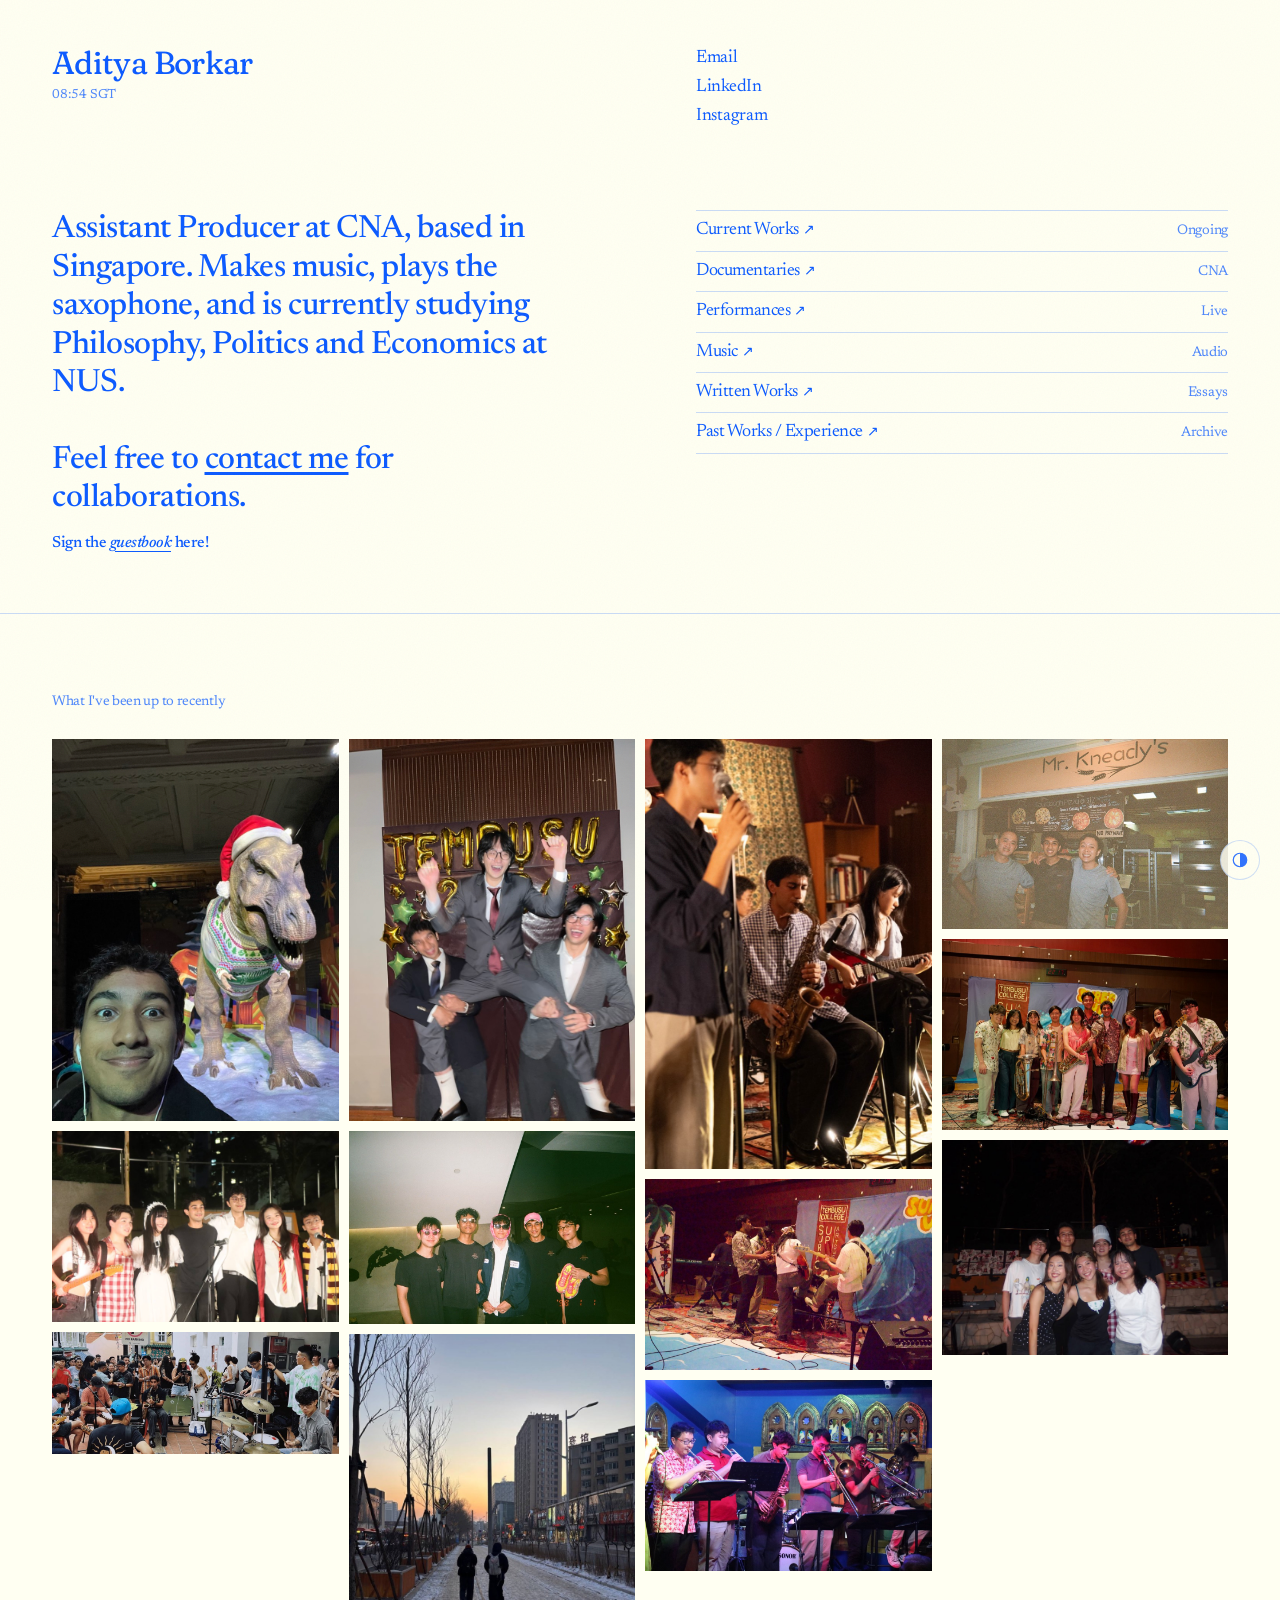
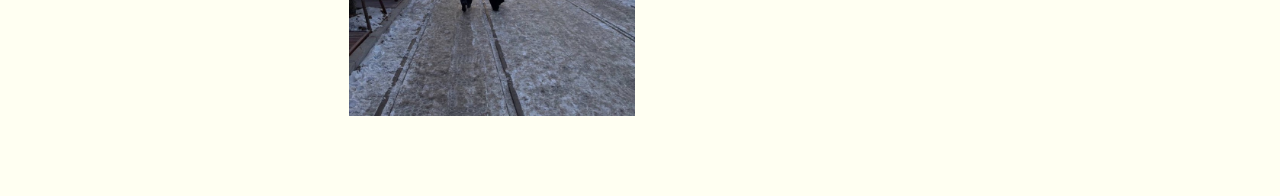
<file: index.html>
<!DOCTYPE html>
<html lang="en">
<head>
  <meta charset="UTF-8" />
  <meta name="viewport" content="width=device-width, initial-scale=1.0" />
  <title>Aditya Borkar</title>
  <link rel="icon" type="image/svg+xml" href="favicon.svg" />
  <meta name="theme-color" content="#fffff2" media="(prefers-color-scheme: light)" />
  <meta name="theme-color" content="#0c0f1d" media="(prefers-color-scheme: dark)" />
  <script>try{var t=localStorage.getItem("theme");if(t==="dark"||t==="light")document.documentElement.setAttribute("data-theme",t)}catch(e){}</script>
  <link rel="preload" href="fonts/Zodiak-Variable.woff2" as="font" type="font/woff2" crossorigin />
  <link rel="canonical" href="https://adityaborkar.art/" />
  <meta name="description" content="Assistant Producer at CNA, based in Singapore. Makes music, plays saxophone, studies PPE at NUS." />
  <meta property="og:title" content="Aditya Borkar" />
  <meta property="og:description" content="Assistant Producer at CNA, based in Singapore. Makes music, plays saxophone, studies PPE at NUS." />
  <meta property="og:type" content="website" />
  <meta property="og:url" content="https://adityaborkar.art" />
  <meta name="twitter:card" content="summary" />
  <meta name="twitter:title" content="Aditya Borkar" />
  <meta name="twitter:description" content="Assistant Producer at CNA, based in Singapore. Makes music, plays saxophone, studies PPE at NUS." />
  <script>document.documentElement.classList.add('js');</script>
  <style>
    @font-face {
      font-family: 'Zodiak';
      src: url('fonts/Zodiak-Variable.woff2') format('woff2-variations');
      font-weight: 100 900;
      font-style: normal;
      font-display: swap;
    }
    @font-face {
      font-family: 'Zodiak';
      src: url('fonts/Zodiak-VariableItalic.woff2') format('woff2-variations');
      font-weight: 100 900;
      font-style: italic;
      font-display: swap;
    }
  </style>
  <style>
    *, *::before, *::after {
      box-sizing: border-box;
      margin: 0;
      padding: 0;
    }

    :root {
      --blue: #0b5aff;
      --blue-full: #0b5aff;
      --bg: #fffff2;
      --rule: rgb(var(--blue-rgb) / 0.22);
      --pink: #e05ca0;
    }

    ::selection {
      background: rgb(var(--blue-rgb) / 0.15);
    }

    html, body {
      width: 100%;
      min-height: 100%;
    }

    body {
      background: var(--bg);
      color: var(--blue);
      font-family: 'Zodiak', Georgia, serif;
      font-size: 18px;
      font-weight: 400;
      line-height: 1.25;
      letter-spacing: -0.03em;
      -webkit-font-smoothing: antialiased;
    }

    html.custom-cursor, html.custom-cursor * { cursor: none !important; }
    html:not(.custom-cursor) #cursor { display: none; }

    a {
      color: inherit;
      text-decoration: none;
    }

    /* ── GRAIN TEXTURE ────────────────────────────────────── */
    body::before {
      content: '';
      position: fixed;
      inset: 0;
      width: 100%;
      height: 100%;
      pointer-events: none;
      z-index: 9997;
      opacity: 0.038;
      background-image: url("data:image/svg+xml,<svg xmlns='http://www.w3.org/2000/svg' width='250' height='250'><filter id='n'><feTurbulence type='fractalNoise' baseFrequency='0.7' numOctaves='4' stitchTiles='stitch'/></filter><rect width='250' height='250' filter='url(%23n)'/></svg>");
      background-repeat: repeat;
    }

    /* ── CUSTOM CURSOR + TRAIL ────────────────────────────── */
    #cursor {
      position: fixed;
      width: 9px;
      height: 9px;
      border-radius: 50%;
      background: var(--blue-full);
      opacity: 0.7;
      pointer-events: none;
      z-index: 9999;
      transform: translate(-50%, -50%);
      transition: transform 0.08s ease, opacity 0.15s ease;
      will-change: transform;
    }

    #cursor.hovering {
      transform: translate(-50%, -50%) scale(2.2);
      opacity: 0.4;
    }

    /* ── SINGAPORE CLOCK ───────────────────────────────────── */
    .sg-clock {
      display: block;
      font-size: 13px;
      font-weight: 400;
      opacity: 0.38;
      letter-spacing: -0.2px;
      margin-top: 5px;
    }

    /* ── LIGHTBOX ──────────────────────────────────────────── */
    #lightbox {
      position: fixed;
      inset: 0;
      background: rgba(5, 5, 5, 0.9);
      z-index: 10000;
      display: flex;
      align-items: center;
      justify-content: center;
      opacity: 0;
      pointer-events: none;
      transition: opacity 0.22s ease;
    }
    #lightbox.open {
      opacity: 1;
      pointer-events: all;
    }
    #lightbox img {
      max-width: 90vw;
      max-height: 90vh;
      object-fit: contain;
      display: block;
    }

    /* ── PAGE LAYOUT ───────────────────────────────────────── */
    .page {
      display: grid;
      grid-template-columns: 1fr 1fr;
      grid-template-rows: auto auto;
      padding: 44px 52px 60px;
      column-gap: 0;
      row-gap: 0;
    }

    /* ── TOP LEFT: name ────────────────────────────────────── */
    .name h1 { font: inherit; letter-spacing: inherit; }

    .name {
      grid-column: 1;
      grid-row: 1;
      font-size: 32px;
      font-weight: 400;
      line-height: 1.2;
      letter-spacing: -0.3px;
      align-self: start;
    }

    /* ── TOP RIGHT: social links ───────────────────────────── */
    .social {
      grid-column: 2;
      grid-row: 1;
      padding-left: 56px;
      align-self: start;
    }

    .social a {
      display: block;
      font-size: 18px;
      line-height: 1.6;
      letter-spacing: -0.3px;
      transition: opacity 0.15s;
    }

    .social a:hover {
      color: var(--pink);
      opacity: 1;
    }

    /* ── BOTTOM LEFT: bio ──────────────────────────────────── */
    .bio {
      grid-column: 1;
      grid-row: 2;
      align-self: start;
      padding-right: 56px;
      padding-top: 80px;
    }

    .bio p {
      font-size: 32px;
      font-weight: 500;
      line-height: 1.2;
      letter-spacing: -0.5px;
    }

    .bio a {
      text-decoration: underline;
      text-decoration-color: var(--blue);
      text-underline-offset: 4px;
      transition: opacity 0.15s;
    }

    .bio a:hover {
      color: var(--pink);
      opacity: 1;
    }

    /* ── BOTTOM RIGHT: project list ────────────────────────── */
    .projects {
      grid-column: 2;
      grid-row: 2;
      padding-left: 56px;
      padding-top: 80px;
      align-self: start;
    }

    .project-row {
      display: flex;
      align-items: baseline;
      justify-content: space-between;
      padding: 8px 0;
      border-top: 1px solid var(--rule);
      gap: 16px;
      transition: opacity 0.15s;
    }

    .project-row:last-child {
      border-bottom: 1px solid var(--rule);
    }

    .project-row:hover {
      color: var(--pink);
      opacity: 1;
    }

    .project-row a {
      display: flex;
      align-items: baseline;
      gap: 4px;
      font-size: 18px;
      letter-spacing: -0.5px;
      line-height: 1.3;
    }

    .project-row.no-link span.proj-name {
      font-size: 18px;
      letter-spacing: -0.5px;
      line-height: 1.3;
    }

    .proj-arrow {
      font-size: 14px;
      display: inline-block;
    }

    .proj-year {
      font-size: 14px;
      letter-spacing: -0.3px;
      opacity: 0.65;
      flex-shrink: 0;
    }

    /* ── COLLAGE SECTION ───────────────────────────────────── */
    .collage-section {
      padding: 80px 52px 80px;
      border-top: 1px solid var(--rule);
    }

    .collage-label {
      font-size: 14px;
      letter-spacing: -0.3px;
      opacity: 0.5;
      margin-bottom: 28px;
    }

    /* CSS columns: true masonry flow */
    .collage-grid {
      columns: 4;
      column-gap: 10px;
    }

    .collage-item {
      break-inside: avoid;
      margin-bottom: 10px;
      overflow: hidden;
      background: rgb(var(--blue-rgb) / 0.06);
      position: relative;
      cursor: pointer;
    }

    /* Drop images straight into .collage-item — they fill naturally */
    .collage-item img {
      width: 100%;
      height: auto;
      display: block;
      transition: opacity 0.2s ease;
    }

    .collage-item:hover img {
      opacity: 0.88;
    }

    /* Empty placeholder shown when no <img> is inside */
    .collage-item:not(:has(img)) {
      aspect-ratio: var(--ratio, 1 / 1.2);
      display: flex;
      align-items: center;
      justify-content: center;
    }

    .collage-item:not(:has(img))::after {
      content: '+';
      font-size: 22px;
      opacity: 0.2;
      color: var(--blue-full);
    }

    /* Vary aspect ratios of empty placeholders for visual interest */
    .collage-item:nth-child(3n)   { --ratio: 1 / 0.75; }
    .collage-item:nth-child(3n+1) { --ratio: 1 / 1.4;  }
    .collage-item:nth-child(3n+2) { --ratio: 1 / 1;    }

    /* ── FADE-IN ANIMATION ─────────────────────────────────── */
    .js [data-fade] {
      opacity: 0;
      transform: translateY(14px);
      transition: opacity 0.6s ease, transform 0.6s ease;
    }

    .js [data-fade].visible {
      opacity: 1;
      transform: none;
    }

    @media (prefers-reduced-motion: reduce) {
      .js [data-fade] { opacity: 1; transform: none; transition: none; }
    }

    /* ── RESPONSIVE ────────────────────────────────────────── */
    @media (max-width: 860px) {
      .page {
        grid-template-columns: 1fr;
        grid-template-rows: auto;
        padding: 28px 20px 48px;
      }

      .name {
        grid-column: 1;
        grid-row: 1;
        font-size: 22px;
        line-height: 1.2;
        margin-bottom: 20px;
      }

      .social {
        grid-column: 1;
        grid-row: 2;
        padding-left: 0;
        margin-bottom: 36px;
      }

      .social a {
        font-size: 16px;
        line-height: 1.7;
      }

      .bio {
        grid-column: 1;
        grid-row: 3;
        padding-right: 0;
        padding-top: 36px;
        margin-bottom: 36px;
        max-width: 100%;
      }

      .bio p {
        font-size: 22px;
        line-height: 1.3;
      }

      .projects {
        grid-column: 1;
        grid-row: 4;
        padding-left: 0;
        padding-top: 0;
      }

      .project-row a {
        font-size: 16px;
      }

      .collage-section { padding: 40px 20px 60px; }
      .collage-grid { columns: 2; column-gap: 6px; }
      .collage-item { margin-bottom: 6px; }
    }

  </style>
  <link rel="stylesheet" href="theme.css" />
</head>
<body>

  <div id="cursor"></div>

  <div class="page">

    <!-- TOP LEFT: name -->
    <header class="name" data-fade>
      <h1>Aditya Borkar</h1>
      <span class="sg-clock" id="sg-clock"></span>
    </header>

    <!-- TOP RIGHT: social links -->
    <nav class="social" data-fade style="transition-delay: 0.08s">
      <a href="mailto:aditya.borkar1004@gmail.com" data-hover>Email</a>
      <a href="https://www.linkedin.com/in/aditya-borkar-3964a3290" target="_blank" rel="noopener" data-hover>LinkedIn</a>
      <a href="https://www.instagram.com/adiitya.b/" target="_blank" rel="noopener" data-hover>Instagram</a>
    </nav>

    <!-- BOTTOM LEFT: bio -->
    <div class="bio" data-fade style="transition-delay: 0.18s">
      <p>
        Assistant Producer at CNA, based in Singapore.
        Makes music, plays the saxophone,
        and is currently studying Philosophy,
        Politics and Economics at NUS.<br><br>
        Feel free to <a href="mailto:aditya.borkar1004@gmail.com" data-hover>contact me</a> for collaborations.
      </p>
      <p style="font-size: 16px; margin-top: 16px;">
        Sign the <a href="guestbook.html" data-hover style="font-style: italic;">guestbook</a> here!
      </p>
    </div>

    <!-- BOTTOM RIGHT: project list -->
    <main class="projects" data-fade style="transition-delay: 0.26s">

      <div class="project-row">
        <a href="current-works.html" data-hover>
          <span>Current Works</span><span class="proj-arrow">↗</span>
        </a>
        <span class="proj-year">Ongoing</span>
      </div>

      <div class="project-row">
        <a href="documentaries.html" data-hover>
          <span>Documentaries</span><span class="proj-arrow">↗</span>
        </a>
        <span class="proj-year">CNA</span>
      </div>

      <div class="project-row">
        <a href="performances.html" data-hover>
          <span>Performances</span><span class="proj-arrow">↗</span>
        </a>
        <span class="proj-year">Live</span>
      </div>

      <div class="project-row">
        <a href="music.html" data-hover>
          <span>Music</span><span class="proj-arrow">↗</span>
        </a>
        <span class="proj-year">Audio</span>
      </div>

      <div class="project-row">
        <a href="written-works.html" data-hover>
          <span>Written Works</span><span class="proj-arrow">↗</span>
        </a>
        <span class="proj-year">Essays</span>
      </div>

      <div class="project-row">
        <a href="past-works.html" data-hover>
          <span>Past Works / Experience</span><span class="proj-arrow">↗</span>
        </a>
        <span class="proj-year">Archive</span>
      </div>

    </main>
  </div>

  <!-- ── COLLAGE SECTION ────────────────────────────────────────
       To add an image: place an <img src="your-file.jpg"> inside
       any .collage-item div. Images fill automatically.
       To add a caption: fill in the data-caption attribute.
       To add more slots: duplicate any <div class="collage-item"> block.
  ──────────────────────────────────────────────────────────── -->
  <section class="collage-section" data-fade>
    <p class="collage-label">What I've been up to recently</p>
    <div class="collage-grid" id="collage-grid">

      <div class="collage-item">
        <img src="images/collage-img3604.jpg" alt="" width="1000" height="666" decoding="async" loading="lazy" />
      </div>

      <div class="collage-item">
        <img src="images/collage-img_4897.jpg" alt="" width="1400" height="1050" decoding="async" loading="lazy" />
      </div>

      <div class="collage-item">
        <img src="images/collage-img_4927.jpg" alt="" width="1400" height="933" decoding="async" loading="lazy" />
      </div>

      <div class="collage-item">
        <img src="images/collage-img_6043.jpg" alt="" width="750" height="1000" decoding="async" loading="lazy" />
      </div>

      <div class="collage-item">
        <img src="images/collage-img_6504.jpg" alt="" width="1000" height="750" decoding="async" loading="lazy" />
      </div>

      <div class="collage-item">
        <img src="images/collage-img_6808.jpg" alt="" width="1000" height="425" decoding="async" loading="lazy" />
      </div>

      <div class="collage-item">
        <img src="images/collage-may-june-2021_32.jpg" alt="" width="1000" height="663" decoding="async" loading="lazy" />
      </div>

      <div class="collage-item">
        <img src="images/collage-_dsc1938.jpg" alt="" width="666" height="1000" decoding="async" loading="lazy" />
      </div>

      <div class="collage-item">
        <img src="images/collage-_dsc2146.jpg" alt="" width="1000" height="666" decoding="async" loading="lazy" />
      </div>

      <div class="collage-item">
        <img src="images/collage-_dsc2387.jpg" alt="" width="1000" height="666" decoding="async" loading="lazy" />
      </div>

      <div class="collage-item">
        <img src="images/collage-d1cc90b1-14f8-4da4-8181-d144f6afd3c1.jpg" alt="" width="1000" height="673" decoding="async" loading="lazy" />
      </div>

      <div class="collage-item">
        <img src="images/collage-img_7820.jpg" alt="" width="1000" height="750" decoding="async" loading="lazy" />
      </div>

    </div>
  </section>

  <!-- Lightbox -->
  <div id="lightbox" role="dialog" aria-label="Photo viewer">
    <img id="lightbox-img" alt="" />
  </div>

  <script>
    // ── Fade-in on scroll ─────────────────────────────────────
    const fadeEls = document.querySelectorAll('[data-fade]');
    if ('IntersectionObserver' in window) {
      const observer = new IntersectionObserver(entries => {
        entries.forEach(el => {
          if (el.isIntersecting) {
            el.target.classList.add('visible');
            observer.unobserve(el.target);
          }
        });
      }, { threshold: 0.02 });
      fadeEls.forEach(el => observer.observe(el));
    } else {
      fadeEls.forEach(el => el.classList.add('visible'));
    }


    // ── Singapore clock ────────────────────────────────────────
    const clockEl = document.getElementById('sg-clock');
    function updateClock() {
      const now = new Date();
      const sgt = new Intl.DateTimeFormat('en-SG', {
        timeZone: 'Asia/Singapore',
        hour: '2-digit', minute: '2-digit', hour12: false
      }).format(now);
      clockEl.textContent = sgt + ' SGT';
    }
    updateClock();
    setInterval(updateClock, 30000);

    // ── Collage: shuffle on load ───────────────────────────────
    const grid = document.getElementById('collage-grid');
    const items = [...grid.children];
    for (let i = items.length - 1; i > 0; i--) {
      const j = Math.floor(Math.random() * (i + 1));
      grid.appendChild(items[j]);
      [items[i], items[j]] = [items[j], items[i]];
    }

    // ── Lightbox ───────────────────────────────────────────────
    const lightbox    = document.getElementById('lightbox');
    const lightboxImg = document.getElementById('lightbox-img');

    document.querySelectorAll('.collage-item img').forEach(img => {
      img.addEventListener('click', () => {
        lightboxImg.src = img.src;
        lightbox.classList.add('open');
      });
    });

    lightbox.addEventListener('click', () => lightbox.classList.remove('open'));
    document.addEventListener('keydown', e => {
      if (e.key === 'Escape') lightbox.classList.remove('open');
    });
  </script>
  <script src="site.js" defer></script>
</body>
</html>
</file>
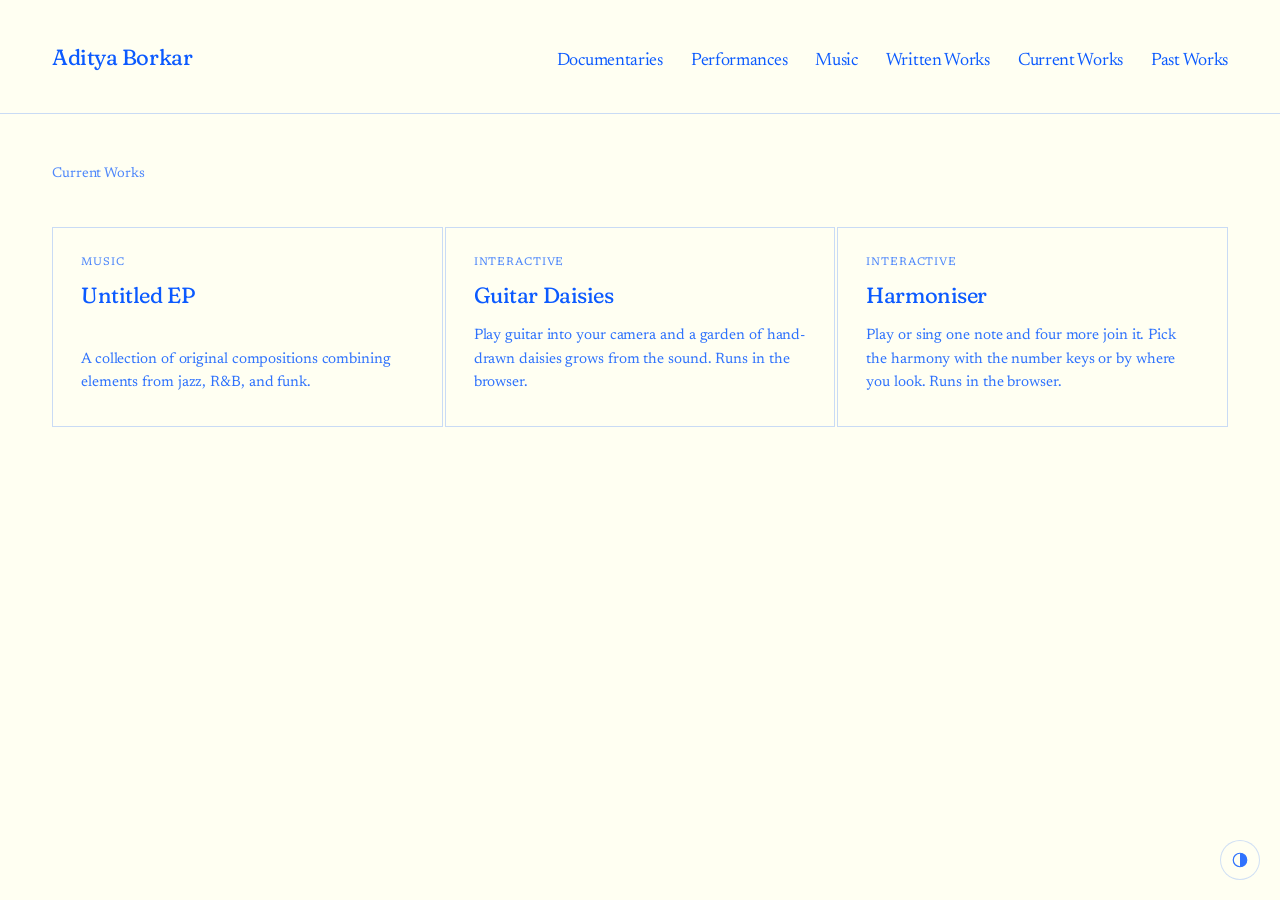
<file: current-works.html>
<!DOCTYPE html>
<html lang="en">
<head>
  <meta charset="UTF-8" />
  <meta name="viewport" content="width=device-width, initial-scale=1.0" />
  <title>Current Works — Aditya Borkar</title>
  <link rel="icon" type="image/svg+xml" href="favicon.svg" />
  <meta name="theme-color" content="#fffff2" media="(prefers-color-scheme: light)" />
  <meta name="theme-color" content="#0c0f1d" media="(prefers-color-scheme: dark)" />
  <script>try{var t=localStorage.getItem("theme");if(t==="dark"||t==="light")document.documentElement.setAttribute("data-theme",t)}catch(e){}</script>
  <link rel="preload" href="fonts/Zodiak-Variable.woff2" as="font" type="font/woff2" crossorigin />
  <link rel="canonical" href="https://adityaborkar.art/current-works.html" />
  <meta name="description" content="What Aditya Borkar is working on now, including an EP of original music." />
  <meta property="og:title" content="Current Works — Aditya Borkar" />
  <meta property="og:description" content="What Aditya Borkar is working on now, including an EP of original music." />
  <meta property="og:type" content="website" />
  <meta property="og:url" content="https://adityaborkar.art/current-works.html" />
  <meta name="twitter:card" content="summary" />
  <style>
    @font-face {
      font-family: 'Zodiak';
      src: url('fonts/Zodiak-Variable.woff2') format('woff2-variations');
      font-weight: 100 900;
      font-style: normal;
      font-display: swap;
    }
    @font-face {
      font-family: 'Zodiak';
      src: url('fonts/Zodiak-VariableItalic.woff2') format('woff2-variations');
      font-weight: 100 900;
      font-style: italic;
      font-display: swap;
    }
  </style>
  <style>
    *, *::before, *::after {
      box-sizing: border-box;
      margin: 0;
      padding: 0;
    }

    :root {
      --blue: #0b5aff;
      --bg: #fffff2;
      --rule: rgb(var(--blue-rgb) / 0.22);
    }

    ::selection { background: rgb(var(--blue-rgb) / 0.15); }

    html, body {
      width: 100%;
      min-height: 100%;
    }

    body {
      background: var(--bg);
      color: var(--blue);
      font-family: 'Zodiak', Georgia, serif;
      font-size: 18px;
      font-weight: 400;
      line-height: 1.25;
      letter-spacing: -0.03em;
      -webkit-font-smoothing: antialiased;
    }

    html.custom-cursor, html.custom-cursor * { cursor: none !important; }
    html:not(.custom-cursor) #cursor { display: none; }

    a { color: inherit; text-decoration: none; }

    /* ── CUSTOM CURSOR ─────────────────────────────────────── */
    #cursor {
      position: fixed;
      width: 9px;
      height: 9px;
      border-radius: 50%;
      background: var(--blue);
      opacity: 0.7;
      pointer-events: none;
      z-index: 9999;
      transform: translate(-50%, -50%);
      transition: transform 0.08s ease, opacity 0.15s ease;
      will-change: transform;
    }

    #cursor.hovering {
      transform: translate(-50%, -50%) scale(2.2);
      opacity: 0.4;
    }

    /* ── NAV ───────────────────────────────────────────────── */
    .nav {
      display: flex;
      justify-content: space-between;
      align-items: baseline;
      padding: 44px 52px 40px;
      border-bottom: 1px solid var(--rule);
    }

    .nav-name {
      font-size: 22px;
      font-weight: 400;
      letter-spacing: -0.3px;
    }

    .nav-links {
      display: flex;
      gap: 28px;
    }

    .nav-links a {
      font-size: 18px;
      letter-spacing: -0.3px;
      transition: opacity 0.15s;
    }

    .nav-links a:hover { opacity: 0.5; }

    /* ── PAGE LAYOUT ───────────────────────────────────────── */
    .page {
      padding: 52px 52px 80px;
    }

    .page-header {
      display: flex;
      align-items: baseline;
      justify-content: space-between;
      margin-bottom: 44px;
    }

    .page-title {
      font-size: 14px;
      opacity: 0.5;
    }

    /* ── NOTEBOOK GRID ─────────────────────────────────────── */
    .notebook-grid {
      display: grid;
      grid-template-columns: repeat(3, 1fr);
      gap: 2px;
    }

    .notebook-card {
      border: 1px solid var(--rule);
      padding: 28px 28px 32px;
      min-height: 200px;
      display: flex;
      flex-direction: column;
      gap: 12px;
      transition: background 0.15s;
    }

    .notebook-card:hover {
      background: rgb(var(--blue-rgb) / 0.03);
    }

    .card-tag {
      font-size: 11px;
      letter-spacing: 0.08em;
      text-transform: uppercase;
      opacity: 0.4;
    }

    .card-title {
      font-size: 22px;
      font-weight: 500;
      line-height: 1.2;
      letter-spacing: -0.4px;
    }

    .card-body {
      font-size: 15px;
      line-height: 1.55;
      opacity: 0.75;
      margin-top: auto;
    }

    /* Empty card placeholder */
    .notebook-card.empty {
      border-style: dashed;
      opacity: 0.3;
      align-items: center;
      justify-content: center;
    }

    .notebook-card.empty::after {
      content: '+';
      font-size: 24px;
      opacity: 0.4;
    }

    @media (max-width: 860px) {
      .nav { padding: 28px 20px 20px; flex-wrap: wrap; gap: 12px; }
      .nav-links { gap: 16px; flex-wrap: wrap; }
      .nav-links a { font-size: 15px; }
      .page { padding: 36px 20px 60px; }
      .notebook-grid { grid-template-columns: 1fr; }
      .card-title { font-size: 19px; }
    }

  </style>
  <link rel="stylesheet" href="theme.css" />
</head>
<body>

  <div id="cursor"></div>

  <!-- ── NAV ──────────────────────────────────────────────────── -->
  <nav class="nav">
    <a class="nav-name" href="index.html" data-hover>Aditya Borkar</a>
    <div class="nav-links">
      <a href="documentaries.html" data-hover>Documentaries</a>
      <a href="performances.html" data-hover>Performances</a>
      <a href="music.html" data-hover>Music</a>
      <a href="written-works.html" data-hover>Written Works</a>
      <a href="current-works.html" data-hover aria-current="page">Current Works</a>
      <a href="past-works.html" data-hover>Past Works</a>
    </div>
  </nav>

  <!-- ── MAIN ─────────────────────────────────────────────────── -->
  <div class="page">

    <div class="page-header">
      <p class="page-title">Current Works</p>
    </div>

    <!-- ── NOTEBOOK GRID ──────────────────────────────────────────
         To add a card: duplicate a .notebook-card block and fill in
         .card-tag (category), .card-title, and .card-body (description).
         To remove placeholder empties, delete .notebook-card.empty blocks.
    ──────────────────────────────────────────────────────────── -->
    <div class="notebook-grid">

      <div class="notebook-card">
        <span class="card-tag">Music</span>
        <p class="card-title">Untitled EP</p>
        <p class="card-body">A collection of original compositions combining elements from jazz, R&amp;B, and funk.</p>
      </div>

      <a class="notebook-card" href="daisies.html" data-hover>
        <span class="card-tag">Interactive</span>
        <p class="card-title">Guitar Daisies</p>
        <p class="card-body">Play guitar into your camera and a garden of hand-drawn daisies grows from the sound. Runs in the browser.</p>
      </a>

      <a class="notebook-card" href="harmoniser.html" data-hover>
        <span class="card-tag">Interactive</span>
        <p class="card-title">Harmoniser</p>
        <p class="card-body">Play or sing one note and four more join it. Pick the harmony with the number keys or by where you look. Runs in the browser.</p>
      </a>

    </div>
  </div>

  <script src="site.js" defer></script>
</body>
</html>
</file>
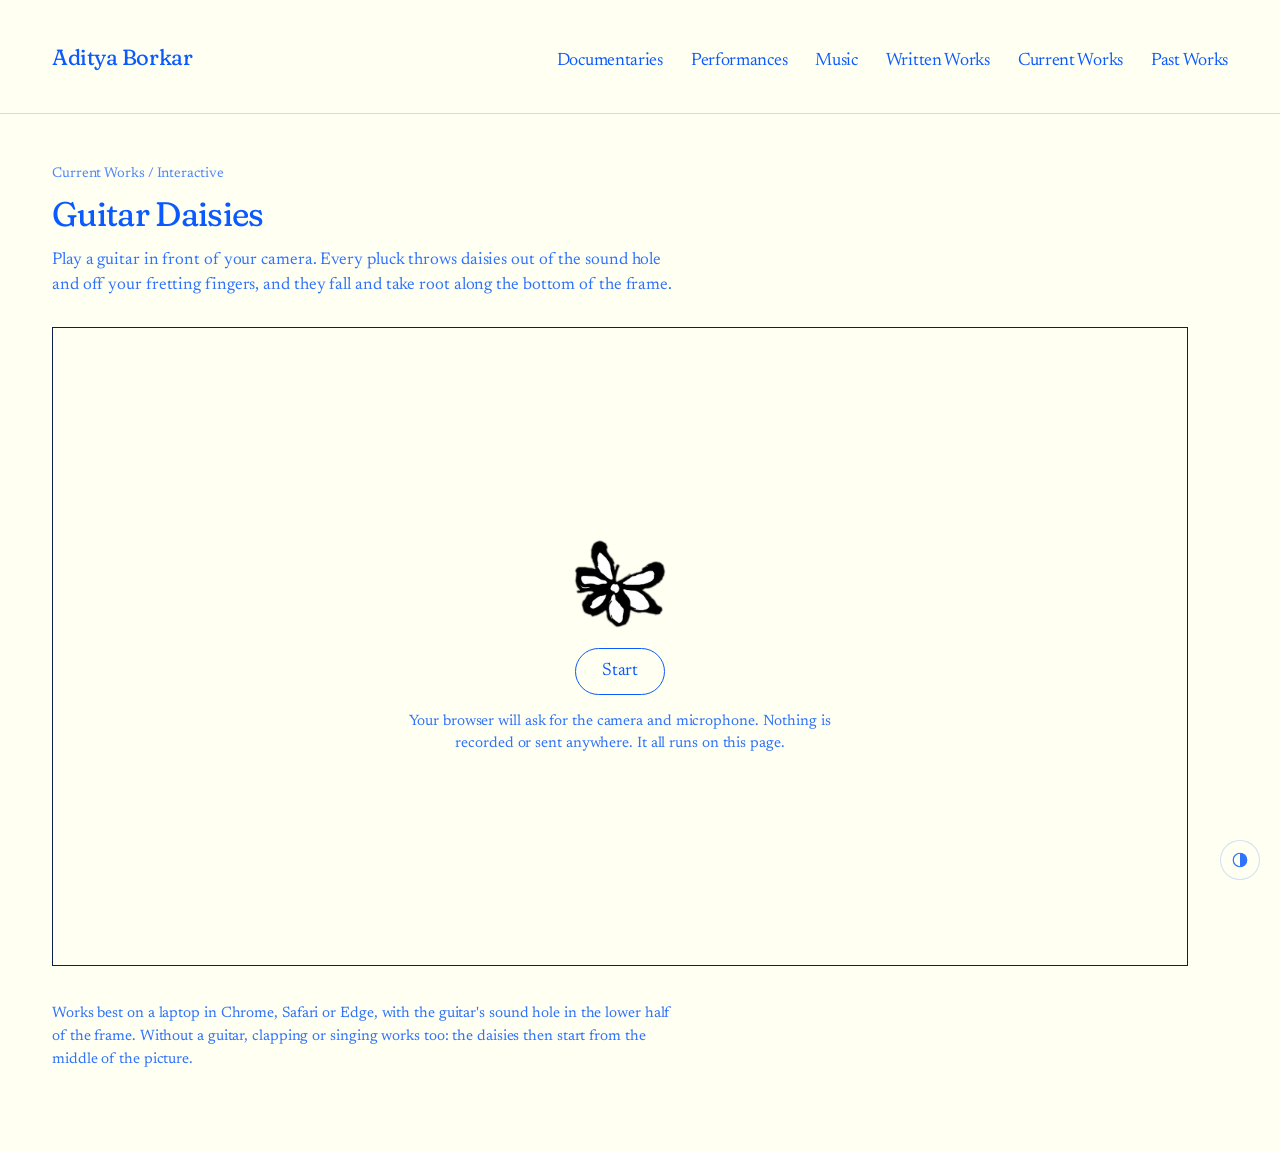
<file: daisies.html>
<!DOCTYPE html>
<html lang="en">
<head>
  <meta charset="UTF-8" />
  <meta name="viewport" content="width=device-width, initial-scale=1.0" />
  <title>Guitar Daisies — Aditya Borkar</title>
  <link rel="icon" type="image/svg+xml" href="favicon.svg" />
  <meta name="theme-color" content="#fffff2" media="(prefers-color-scheme: light)" />
  <meta name="theme-color" content="#0c0f1d" media="(prefers-color-scheme: dark)" />
  <script>try{var t=localStorage.getItem("theme");if(t==="dark"||t==="light")document.documentElement.setAttribute("data-theme",t)}catch(e){}</script>
  <link rel="preload" href="fonts/Zodiak-Variable.woff2" as="font" type="font/woff2" crossorigin />
  <link rel="canonical" href="https://adityaborkar.art/daisies.html" />
  <meta name="description" content="Guitar Daisies: play guitar into your camera and microphone and a garden of hand-drawn daisies grows from the sound." />
  <meta property="og:title" content="Guitar Daisies — Aditya Borkar" />
  <meta property="og:description" content="Play guitar into your camera and microphone and a garden of hand-drawn daisies grows from the sound." />
  <meta property="og:type" content="website" />
  <meta property="og:url" content="https://adityaborkar.art/daisies.html" />
  <meta name="twitter:card" content="summary" />
  <style>
    @font-face {
      font-family: 'Zodiak';
      src: url('fonts/Zodiak-Variable.woff2') format('woff2-variations');
      font-weight: 100 900;
      font-style: normal;
      font-display: swap;
    }
    @font-face {
      font-family: 'Zodiak';
      src: url('fonts/Zodiak-VariableItalic.woff2') format('woff2-variations');
      font-weight: 100 900;
      font-style: italic;
      font-display: swap;
    }
  </style>
  <style>
    *, *::before, *::after { box-sizing: border-box; margin: 0; padding: 0; }

    :root {
      --blue: #0b5aff;
      --bg: #fffff2;
      --rule: rgb(var(--blue-rgb) / 0.22);
    }

    ::selection { background: rgb(var(--blue-rgb) / 0.15); }

    html, body { width: 100%; min-height: 100%; }

    body {
      background: var(--bg);
      color: var(--blue);
      font-family: 'Zodiak', Georgia, serif;
      font-size: 18px;
      font-weight: 400;
      line-height: 1.25;
      letter-spacing: -0.03em;
      -webkit-font-smoothing: antialiased;
    }

    html.custom-cursor, html.custom-cursor * { cursor: none !important; }
    html:not(.custom-cursor) #cursor { display: none; }

    a { color: inherit; text-decoration: none; }

    #cursor {
      position: fixed;
      width: 9px;
      height: 9px;
      border-radius: 50%;
      background: var(--blue);
      opacity: 0.7;
      pointer-events: none;
      z-index: 9999;
      transform: translate(-50%, -50%);
      transition: transform 0.08s ease, opacity 0.15s ease;
      will-change: transform;
    }
    #cursor.hovering { transform: translate(-50%, -50%) scale(2.2); opacity: 0.4; }

    /* ── NAV ───────────────────────────────────────────────── */
    .nav {
      display: flex;
      justify-content: space-between;
      align-items: baseline;
      padding: 44px 52px 40px;
      border-bottom: 1px solid var(--rule);
    }
    .nav-name { font-size: 22px; font-weight: 400; letter-spacing: -0.3px; }
    .nav-links { display: flex; gap: 28px; }
    .nav-links a { font-size: 18px; letter-spacing: -0.3px; transition: opacity 0.15s; }
    .nav-links a:hover { opacity: 0.5; }

    /* ── PAGE ──────────────────────────────────────────────── */
    .page { padding: 52px 52px 80px; max-width: 1240px; }
    .page-header { margin-bottom: 28px; }
    .page-title { font-size: 14px; opacity: 0.5; }
    .piece-title { font-size: 34px; font-weight: 500; letter-spacing: -0.8px; margin-top: 10px; }
    .piece-intro { font-size: 17px; line-height: 1.5; max-width: 620px; margin-top: 12px; opacity: 0.85; }

    /* ── STAGE ─────────────────────────────────────────────── */
    .stage {
      position: relative;
      width: 100%;
      aspect-ratio: 16 / 9;
      border: 1px solid var(--rule);
      background: #0c0f1d;
      overflow: hidden;
    }
    .stage canvas { display: block; width: 100%; height: 100%; object-fit: contain; }
    .stage:fullscreen { border: 0; background: #000; aspect-ratio: auto; }
    .stage:-webkit-full-screen { border: 0; background: #000; aspect-ratio: auto; }

    .overlay {
      position: absolute;
      inset: 0;
      display: flex;
      flex-direction: column;
      align-items: center;
      justify-content: center;
      gap: 16px;
      padding: 24px;
      text-align: center;
      background: var(--bg);
      color: var(--blue);
    }
    .overlay[hidden] { display: none; }
    .overlay img { width: 96px; height: 96px; }
    .overlay p { font-size: 15px; line-height: 1.5; max-width: 440px; opacity: 0.85; }
    .overlay .err { color: var(--pink); opacity: 1; }

    .btn {
      font: inherit;
      font-size: 15px;
      letter-spacing: -0.2px;
      color: var(--blue);
      background: transparent;
      border: 1px solid var(--rule);
      border-radius: 999px;
      padding: 8px 16px;
      cursor: pointer;
      transition: background 0.15s;
    }
    .btn:hover { background: rgb(var(--blue-rgb) / 0.07); }
    .btn.primary { font-size: 18px; padding: 11px 26px; border-color: var(--blue); }
    .btn[aria-pressed="true"] { background: rgb(var(--blue-rgb) / 0.14); }
    .btn kbd { font: inherit; font-size: 12px; opacity: 0.6; margin-left: 6px; }

    /* ── CONTROLS ──────────────────────────────────────────── */
    .controls { display: flex; flex-wrap: wrap; gap: 10px; align-items: center; margin-top: 16px; }
    .controls[hidden] { display: none; }
    .status { font-size: 14px; opacity: 0.72; margin-left: auto; }

    .settings {
      display: grid;
      grid-template-columns: repeat(3, minmax(0, 1fr));
      gap: 18px 28px;
      margin-top: 20px;
      padding-top: 20px;
      border-top: 1px solid var(--rule);
    }
    .settings[hidden] { display: none; }
    .field { display: flex; flex-direction: column; gap: 8px; font-size: 14px; }
    .field > span { opacity: 0.72; }
    .field select {
      font: inherit;
      font-size: 15px;
      color: var(--blue);
      background: var(--bg);
      border: 1px solid var(--rule);
      border-radius: 6px;
      padding: 7px 8px;
      width: 100%;
    }
    .field input[type="range"] { width: 100%; accent-color: var(--blue); }

    .meter { position: relative; height: 10px; border: 1px solid var(--rule); border-radius: 999px; overflow: hidden; }
    .meter i { position: absolute; inset: 0 auto 0 0; width: 0; background: var(--blue); opacity: 0.75; }
    .meter b { position: absolute; top: 0; bottom: 0; width: 2px; background: var(--pink); left: 12%; }
    .hint { font-size: 13px; line-height: 1.45; opacity: 0.72; }

    .notes { margin-top: 36px; max-width: 620px; font-size: 15px; line-height: 1.55; opacity: 0.85; }
    .notes p + p { margin-top: 10px; }

    @media (max-width: 860px) {
      .nav { padding: 28px 20px 20px; flex-wrap: wrap; gap: 12px; }
      .nav-links { gap: 16px; flex-wrap: wrap; }
      .nav-links a { font-size: 15px; }
      .page { padding: 36px 20px 60px; }
      .piece-title { font-size: 27px; }
      .settings { grid-template-columns: 1fr; }
      .status { margin-left: 0; width: 100%; }
      .overlay { gap: 9px; padding: 10px 14px; }
      .overlay img { width: 40px; height: 40px; }
      .overlay p { font-size: 12.5px; line-height: 1.35; }
      .btn.primary { font-size: 16px; padding: 7px 20px; }
    }
  </style>
  <link rel="stylesheet" href="theme.css" />
</head>
<body>

  <div id="cursor"></div>

  <nav class="nav">
    <a class="nav-name" href="index.html" data-hover>Aditya Borkar</a>
    <div class="nav-links">
      <a href="documentaries.html" data-hover>Documentaries</a>
      <a href="performances.html" data-hover>Performances</a>
      <a href="music.html" data-hover>Music</a>
      <a href="written-works.html" data-hover>Written Works</a>
      <a href="current-works.html" data-hover>Current Works</a>
      <a href="past-works.html" data-hover>Past Works</a>
    </div>
  </nav>

  <div class="page">

    <div class="page-header">
      <p class="page-title"><a href="current-works.html" data-hover>Current Works</a> / Interactive</p>
      <h1 class="piece-title">Guitar Daisies</h1>
      <p class="piece-intro">Play a guitar in front of your camera. Every pluck throws daisies out of the sound hole and off your fretting fingers, and they fall and take root along the bottom of the frame.</p>
    </div>

    <div class="stage" id="stage">
      <canvas id="view" width="1280" height="720" aria-label="Live camera with daisies growing from the sound"></canvas>
      <div class="overlay" id="overlay">
        <img src="images/daisies/flower_01.png" alt="" />
        <button class="btn primary" id="start" type="button" data-hover>Start</button>
        <p id="overlayMsg">Your browser will ask for the camera and microphone. Nothing is recorded or sent anywhere. It all runs on this page.</p>
      </div>
    </div>

    <div class="controls" id="controls" hidden>
      <button class="btn" id="clear" type="button" data-hover>Clear garden<kbd>C</kbd></button>
      <button class="btn" id="full" type="button" data-hover>Full screen<kbd>F</kbd></button>
      <button class="btn" id="settingsBtn" type="button" aria-pressed="false" data-hover>Settings</button>
      <button class="btn" id="stop" type="button" data-hover>Stop</button>
      <span class="status" id="status" role="status"></span>
    </div>

    <div class="settings" id="settings" hidden>
      <label class="field"><span>Microphone</span><select id="micSel"></select></label>
      <label class="field"><span>Camera</span><select id="camSel"></select></label>
      <label class="field"><span>Sensitivity: <output id="gainOut">10</output></span>
        <input id="gain" type="range" min="1" max="40" step="0.5" value="10" />
      </label>
      <div class="field"><span>Input level (pink line is the level a pluck has to beat)</span>
        <div class="meter" aria-hidden="true"><i id="meterFill"></i><b id="meterGate"></b></div>
        <p class="hint">Raise sensitivity if daisies rarely appear, lower it if they never stop.</p>
      </div>
      <div class="field"><span>View</span>
        <div style="display:flex;gap:10px;flex-wrap:wrap">
          <button class="btn" id="mirror" type="button" aria-pressed="true" data-hover>Mirror<kbd>M</kbd></button>
          <button class="btn" id="debug" type="button" aria-pressed="false" data-hover>Show tracking<kbd>T</kbd></button>
        </div>
      </div>
    </div>

    <div class="notes">
      <p>Works best on a laptop in Chrome, Safari or Edge, with the guitar's sound hole in the lower half of the frame. Without a guitar, clapping or singing works too: the daisies then start from the middle of the picture.</p>
    </div>
  </div>

  <video id="cam" playsinline muted hidden></video>

  <script src="site.js" defer></script>
  <script type="module">
  // Guitar Daisies, browser version of the TouchDesigner patch /project1/guitar_daisies.
  // Same chain: mic level -> daisy spawner -> sprites over the camera, blur with loudness,
  // zoom-smear feedback and noise wobble on each spawn, hand + sound-hole tracking for where daisies start.

  const $ = (id) => document.getElementById(id);
  const W = 1280, H = 720, ASPECT = H / W;

  // ───────────────────────── settings (remembered per browser) ─────────────────────────
  const store = {
    get(k, d) { try { const v = localStorage.getItem('daisies.' + k); return v === null ? d : v; } catch (e) { return d; } },
    set(k, v) { try { localStorage.setItem('daisies.' + k, v); } catch (e) {} },
  };
  let GAIN = parseFloat(store.get('gain', '10')) || 10;   // raise if daisies rarely appear, lower if too many
  let mirror = store.get('mirror', '1') === '1';
  let debug = false;

  // ───────────────────────── spawner constants (same values as the patch) ─────────────────────────
  const THRESH = 0.12;        // absolute minimum level for a daisy (after gain)
  const FLOOR_MULT = 3.0;     // guitar must be this many times louder than the room
  const FLOOR_ADD = 0.06;     // ...plus this margin
  const ONSET = 0.03;         // how sharp a rise counts as a pluck / strum
  const N_FLOWERS = 11;
  const FINGER_DAISIES = 2;   // daisies per pluck from the busiest fretting fingertips
  const GRAVITY = 1.6;
  const GROUND = -0.5625;     // bottom edge of the frame
  const PLANT_MIN = 0.03, PLANT_MAX = 0.30;
  const GROW_TIME = 0.7;
  const MAX_PLANTED = 70;     // the oldest flowers wilt away beyond this
  const N_STEMS = 6;
  const STEM_W_MIN = 0.06, STEM_W_MAX = 0.11;
  const FLYING = 0, PLANTED = 1, WILTING = 2;
  const RATE = 60;            // the patch ran at 60 fps; the logic keeps that clock

  const rnd = (a, b) => a + Math.random() * (b - a);
  const rint = (n) => Math.floor(Math.random() * n);
  const mod = (a, n) => ((a % n) + n) % n;

  const S = { ds: [], prev: 0, cool: 0, floor: null, kick: 0, gated: 0, gate: THRESH, lvl: 0 };
  let track = { hole: null, tips: [] };     // emitters from the tracker, in scene units

  function launch(x, y, lvl, small) {
    const ang = rnd(25, 155) * Math.PI / 180;            // mostly upward, then gravity brings it down
    const speed = (0.45 + lvl * 0.9) * rnd(0.7, 1.3);
    const size = (0.05 + lvl * 0.12) * rnd(0.7, 1.3) * (small ? 0.8 : 1.0);
    S.ds.push({
      x, y, vx: speed * Math.cos(ang), vy: speed * Math.sin(ang), size,
      rot: rnd(0, 360), spin: rnd(-200, 200), age: 0, type: rint(N_FLOWERS), state: FLYING, grow: 0,
      height: rnd(PLANT_MIN, PLANT_MAX), tilt: rnd(-12, 12), phase: rnd(0, 6.28), stem: rint(N_STEMS),
    });
  }

  function step(d, dt) {
    d.age += dt;
    if (d.state === FLYING) {
      d.vy -= GRAVITY * dt;
      d.vx *= Math.max(0, 1 - 0.8 * dt);
      d.x += d.vx * dt;
      d.y += d.vy * dt;
      d.rot += d.spin * dt;
      if (Math.abs(d.x) > 0.97) {                          // bounce off the sides so it lands on screen
        d.x = 0.97 * Math.sign(d.x);
        d.vx = -d.vx * 0.5;
      }
      if ((d.y <= GROUND + 0.02 && d.vy < 0) || d.age > 6) {
        d.state = PLANTED;
        d.grow = 0;
        d.rot = d.tilt + (mod(d.rot - d.tilt + 180, 360) - 180);
      }
    } else {
      d.grow = Math.min(1, d.grow + dt / GROW_TIME);
      d.rot += (d.tilt - d.rot) * Math.min(1, dt * 5);
      if (d.state === WILTING) d.size *= Math.max(0, 1 - 4 * dt);
    }
    return d.state !== WILTING || d.size > 0.004;
  }

  function tick(steps, lvl) {
    const dt = steps / RATE;
    S.cool = Math.max(0, S.cool - steps);
    S.ds = S.ds.filter((d) => step(d, dt));
    const planted = S.ds.filter((d) => d.state === PLANTED);
    for (let i = 0; i < planted.length - MAX_PLANTED; i++) planted[i].state = WILTING;

    // ambience gate: learn the room's noise floor (drops fast, rises very slowly)
    if (S.floor === null || lvl < S.floor) S.floor = lvl;
    else S.floor += (lvl - S.floor) * 0.0008 * Math.max(1, steps);
    const gate = Math.max(THRESH, S.floor * FLOOR_MULT + FLOOR_ADD);
    const playing = lvl > gate;
    const gated = playing ? Math.max(0, (lvl - gate) / Math.max(1e-6, 1 - gate)) : 0;

    let spawned = false;
    if (playing && S.cool === 0 && (lvl - S.prev > ONSET || Math.random() < gated * 0.4)) {
      const { hole, tips } = track;
      if (hole) for (let i = 0; i < 1 + Math.floor(lvl * 3); i++) launch(hole[0], hole[1], lvl, false);
      if (tips.length) {
        for (const t of [...tips].sort((a, b) => b[2] - a[2]).slice(0, FINGER_DAISIES)) launch(t[0], t[1], lvl, true);
      }
      if (!hole && !tips.length) for (let i = 0; i < 1 + Math.floor(lvl * 3); i++) launch(0, 0, lvl, false);
      S.cool = 4;
      spawned = true;
    }
    S.kick *= Math.pow(0.85, steps);
    if (spawned) S.kick = Math.min(1, Math.max(S.kick, 0.6 + 0.4 * gated));
    S.prev = lvl; S.gated = gated; S.gate = gate; S.lvl = lvl;
  }

  // ───────────────────────── sprites (2D canvas, uploaded as one texture) ─────────────────────────
  const spr = document.createElement('canvas');
  spr.width = W; spr.height = H;
  const sctx = spr.getContext('2d');
  const U = W / 2;                                           // pixels per scene unit (ortho width 2)
  const px = (x) => (x + 1) * U, py = (y) => (ASPECT - y) * U;

  const loadImg = (src) => new Promise((res, rej) => { const i = new Image(); i.onload = () => res(i); i.onerror = rej; i.src = src; });
  const two = (n) => String(n).padStart(2, '0');
  const flowerImgs = [], stemImgs = [];
  const spritesReady = Promise.all([
    ...Array.from({ length: N_FLOWERS }, (_, k) => loadImg(`images/daisies/flower_${two(k + 1)}.png`).then((i) => { flowerImgs[k] = i; })),
    ...Array.from({ length: N_STEMS }, (_, k) => loadImg(`images/daisies/stem_${two(k + 1)}.png`).then((i) => { stemImgs[k] = i; })),
  ]);

  function drawSprites(t) {
    sctx.clearRect(0, 0, W, H);
    const flowers = [];
    for (const d of S.ds) {                                   // stems first, flowers on top
      if (d.state === FLYING) {
        flowers.push([d, d.x, d.y, d.rot, d.size * Math.min(1, 0.3 + d.age * 4)]);
        continue;
      }
      const e = 1 - Math.pow(1 - d.grow, 3);                  // ease-out growth
      const fy = GROUND + d.height * e + d.size * 0.4;
      const sway = Math.sin(t * 1.4 + d.phase) * 3;
      const top = fy - d.size * 0.2;                          // tuck the stem top under the flower
      const h = Math.max(0, top - GROUND);
      if (h > 0.01) {
        const w = Math.min(STEM_W_MAX, Math.max(STEM_W_MIN, h * 0.4));
        sctx.drawImage(stemImgs[d.stem], px(d.x) - w * U / 2, py(GROUND + h), w * U, h * U);
      }
      flowers.push([d, d.x, fy, d.rot + sway, d.size]);
    }
    for (const [d, x, y, r, sc] of flowers) {
      const s = sc * 1.5 * U;
      sctx.save();
      sctx.translate(px(x), py(y));
      sctx.rotate(-r * Math.PI / 180);
      sctx.drawImage(flowerImgs[d.type], -s / 2, -s / 2, s, s);
      sctx.restore();
    }
    if (debug) {
      sctx.lineWidth = 3;
      if (track.hole) {
        sctx.strokeStyle = '#ff8fc8';
        sctx.beginPath(); sctx.arc(px(track.hole[0]), py(track.hole[1]), 26, 0, 6.3); sctx.stroke();
      }
      sctx.fillStyle = '#a3baff';
      for (const t2 of track.tips) { sctx.beginPath(); sctx.arc(px(t2[0]), py(t2[1]), 7, 0, 6.3); sctx.fill(); }
    }
  }

  // ───────────────────────── WebGL chain ─────────────────────────
  const view = $('view');
  const gl = view.getContext('webgl', { alpha: false, antialias: false, premultipliedAlpha: false });

  const VS = `attribute vec2 p; varying vec2 v; void main(){ v = p * 0.5 + 0.5; gl_Position = vec4(p, 0.0, 1.0); }`;
  const FS = {
    // camera -> 1280x720 (cover fit), mirrored or not
    prep: `precision mediump float; varying vec2 v; uniform sampler2D t; uniform vec2 sc; uniform float mir; uniform float on; uniform vec3 bg;
      void main(){ vec2 u = v; if (mir > 0.5) u.x = 1.0 - u.x; u = (u - 0.5) * sc + 0.5; gl_FragColor = vec4(mix(bg, texture2D(t, u).rgb, on), 1.0); }`,
    blur: `precision mediump float; varying vec2 v; uniform sampler2D t; uniform vec2 d;
      void main(){ vec3 c = texture2D(t, v).rgb * 0.1964826;
        c += (texture2D(t, v + d * 1.4117647).rgb + texture2D(t, v - d * 1.4117647).rgb) * 0.2969069;
        c += (texture2D(t, v + d * 3.2941176).rgb + texture2D(t, v - d * 3.2941176).rgb) * 0.0944703;
        c += (texture2D(t, v + d * 5.1764706).rgb + texture2D(t, v - d * 5.1764706).rgb) * 0.0103814;
        gl_FragColor = vec4(c, 1.0); }`,
    // daisies over video
    over: `precision mediump float; varying vec2 v; uniform sampler2D t; uniform sampler2D s;
      void main(){ vec4 a = texture2D(s, v); gl_FragColor = vec4(a.rgb + texture2D(t, v).rgb * (1.0 - a.a), 1.0); }`,
    // cross-fade towards a zoomed, slightly rotated copy of the last frame
    smear: `precision mediump float; varying vec2 v; uniform sampler2D t; uniform sampler2D f; uniform float k;
      void main(){ float z = 1.0 + k * 0.05; float a = radians(k * 1.5); vec2 q = (v - 0.5) * vec2(${(W / H).toFixed(6)}, 1.0) / z;
        q = vec2(q.x * cos(a) + q.y * sin(a), -q.x * sin(a) + q.y * cos(a)); q = q / vec2(${(W / H).toFixed(6)}, 1.0) + 0.5;
        gl_FragColor = vec4(mix(texture2D(t, v).rgb, texture2D(f, q).rgb, k * 0.45), 1.0); }`,
    // noise displacement
    distort: `precision mediump float; varying vec2 v; uniform sampler2D t; uniform float k; uniform float time;
      float h(vec3 p){ return fract(sin(dot(p, vec3(127.1, 311.7, 74.7))) * 43758.5453); }
      float n(vec3 p){ vec3 i = floor(p), f = fract(p); f = f * f * (3.0 - 2.0 * f);
        return mix(mix(mix(h(i), h(i + vec3(1,0,0)), f.x), mix(h(i + vec3(0,1,0)), h(i + vec3(1,1,0)), f.x), f.y),
                   mix(mix(h(i + vec3(0,0,1)), h(i + vec3(1,0,1)), f.x), mix(h(i + vec3(0,1,1)), h(i + vec3(1,1,1)), f.x), f.y), f.z); }
      void main(){ vec3 p = vec3(v * vec2(5.0, 2.8), time * 2.0); float m = n(p) * 0.65 + n(p * 2.0 + 7.0) * 0.35;
        gl_FragColor = vec4(texture2D(t, v + (m - 0.5) * k * 0.022).rgb, 1.0); }`,
  };

  function program(fs) {
    const mk = (type, src) => { const s = gl.createShader(type); gl.shaderSource(s, src); gl.compileShader(s);
      if (!gl.getShaderParameter(s, gl.COMPILE_STATUS)) throw new Error(gl.getShaderInfoLog(s)); return s; };
    const p = gl.createProgram();
    gl.attachShader(p, mk(gl.VERTEX_SHADER, VS)); gl.attachShader(p, mk(gl.FRAGMENT_SHADER, fs));
    gl.bindAttribLocation(p, 0, 'p'); gl.linkProgram(p);
    if (!gl.getProgramParameter(p, gl.LINK_STATUS)) throw new Error(gl.getProgramInfoLog(p));
    const u = {};
    for (let i = 0; i < gl.getProgramParameter(p, gl.ACTIVE_UNIFORMS); i++) { const n = gl.getActiveUniform(p, i).name; u[n] = gl.getUniformLocation(p, n); }
    return { p, u };
  }
  function texture() {
    const t = gl.createTexture();
    gl.bindTexture(gl.TEXTURE_2D, t);
    gl.texParameteri(gl.TEXTURE_2D, gl.TEXTURE_MIN_FILTER, gl.LINEAR);
    gl.texParameteri(gl.TEXTURE_2D, gl.TEXTURE_MAG_FILTER, gl.LINEAR);
    gl.texParameteri(gl.TEXTURE_2D, gl.TEXTURE_WRAP_S, gl.CLAMP_TO_EDGE);
    gl.texParameteri(gl.TEXTURE_2D, gl.TEXTURE_WRAP_T, gl.CLAMP_TO_EDGE);
    return t;
  }
  function target() {
    const tex = texture();
    gl.texImage2D(gl.TEXTURE_2D, 0, gl.RGBA, W, H, 0, gl.RGBA, gl.UNSIGNED_BYTE, null);
    const fb = gl.createFramebuffer();
    gl.bindFramebuffer(gl.FRAMEBUFFER, fb);
    gl.framebufferTexture2D(gl.FRAMEBUFFER, gl.COLOR_ATTACHMENT0, gl.TEXTURE_2D, tex, 0);
    gl.clearColor(0, 0, 0, 1); gl.clear(gl.COLOR_BUFFER_BIT);
    return { tex, fb };
  }

  let P, T, tVideo, tSpr, fbPrev, fbNext, glReady = false;
  function initGL() {
    if (!gl) throw new Error('WebGL is not available in this browser.');
    P = {}; for (const k in FS) P[k] = program(FS[k]);
    const buf = gl.createBuffer();
    gl.bindBuffer(gl.ARRAY_BUFFER, buf);
    gl.bufferData(gl.ARRAY_BUFFER, new Float32Array([-1, -1, 1, -1, -1, 1, 1, 1]), gl.STATIC_DRAW);
    gl.enableVertexAttribArray(0);
    gl.vertexAttribPointer(0, 2, gl.FLOAT, false, 0, 0);
    gl.pixelStorei(gl.UNPACK_FLIP_Y_WEBGL, true);
    tVideo = texture();
    gl.texImage2D(gl.TEXTURE_2D, 0, gl.RGBA, 1, 1, 0, gl.RGBA, gl.UNSIGNED_BYTE, new Uint8Array([12, 15, 29, 255]));
    tSpr = texture();
    T = { vid: target(), a: target(), b: target(), comp: target() };
    fbPrev = target(); fbNext = target();
    glReady = true;
  }
  function pass(prog, dst, tex, set) {
    gl.bindFramebuffer(gl.FRAMEBUFFER, dst ? dst.fb : null);
    gl.viewport(0, 0, W, H);
    gl.useProgram(prog.p);
    gl.activeTexture(gl.TEXTURE0); gl.bindTexture(gl.TEXTURE_2D, tex); gl.uniform1i(prog.u.t, 0);
    if (set) set(prog.u);
    gl.drawArrays(gl.TRIANGLE_STRIP, 0, 4);
  }

  const cam = $('cam');
  let hasVideo = false;
  function render(time) {
    const live = hasVideo && cam.readyState >= 2 && cam.videoWidth > 0;
    let sx = 1, sy = 1;
    if (live) {
      gl.bindTexture(gl.TEXTURE_2D, tVideo);
      gl.pixelStorei(gl.UNPACK_PREMULTIPLY_ALPHA_WEBGL, false);
      gl.texImage2D(gl.TEXTURE_2D, 0, gl.RGBA, gl.RGBA, gl.UNSIGNED_BYTE, cam);
      const av = cam.videoWidth / cam.videoHeight, at = W / H;
      if (av > at) sx = at / av; else sy = av / at;
    }
    gl.bindTexture(gl.TEXTURE_2D, tSpr);
    gl.pixelStorei(gl.UNPACK_PREMULTIPLY_ALPHA_WEBGL, true);
    gl.texImage2D(gl.TEXTURE_2D, 0, gl.RGBA, gl.RGBA, gl.UNSIGNED_BYTE, spr);

    pass(P.prep, T.vid, tVideo, (u) => { gl.uniform2f(u.sc, sx, sy); gl.uniform1f(u.mir, mirror ? 1 : 0); gl.uniform1f(u.on, live ? 1 : 0); gl.uniform3f(u.bg, 0.047, 0.059, 0.114); });

    // blur: 0 px with only room noise, about 14 px when loud
    let src = T.vid;
    const size = S.gated * 14;
    if (size > 0.4) {
      const sp = size / 6;
      pass(P.blur, T.a, T.vid.tex, (u) => gl.uniform2f(u.d, sp / W, 0));
      pass(P.blur, T.b, T.a.tex, (u) => gl.uniform2f(u.d, 0, sp / H));
      src = T.b;
    }
    pass(P.over, T.comp, src.tex, (u) => { gl.activeTexture(gl.TEXTURE1); gl.bindTexture(gl.TEXTURE_2D, tSpr); gl.uniform1i(u.s, 1); });
    pass(P.smear, fbNext, T.comp.tex, (u) => { gl.activeTexture(gl.TEXTURE1); gl.bindTexture(gl.TEXTURE_2D, fbPrev.tex); gl.uniform1i(u.f, 1); gl.uniform1f(u.k, S.kick); });
    pass(P.distort, null, fbNext.tex, (u) => { gl.uniform1f(u.k, S.kick); gl.uniform1f(u.time, time % 1000); });
    const sw = fbPrev; fbPrev = fbNext; fbNext = sw;
  }

  // ───────────────────────── audio level ─────────────────────────
  let actx = null, analyser = null, abuf = null, level = 0;
  function readLevel(dt) {
    if (!analyser) return 0;
    analyser.getFloatTimeDomainData(abuf);
    let sum = 0;
    for (let i = 0; i < abuf.length; i++) sum += abuf[i] * abuf[i];
    const v = Math.sqrt(sum / abuf.length) * GAIN;           // RMS power, then gain
    if (v >= level) level = v;                               // instant attack
    else level += (v - level) * (1 - Math.exp(-dt / 0.05));  // short release (about 0.15 s)
    return Math.min(1, Math.max(0, level));
  }

  // ───────────────────────── tracking: hands (MediaPipe) + sound hole ─────────────────────────
  const TW = 320, TH = 180;
  const tcan = document.createElement('canvas');
  tcan.width = TW; tcan.height = TH;
  const tctx = tcan.getContext('2d', { willReadFrequently: true });
  const TIP_IDS = [4, 8, 12, 16, 20];
  const HOLE_MIN_CONTRAST = 18, HOLE_MAX_JUMP = 0.18, HOLE_SMOOTH = 0.2, HOLE_HOLD = 2.0, HOLE_MIN_Y = 0.45, HOLE_NEAR_HAND = 0.35;
  const HOLE_RADII = [5, 7, 9, 12, 15, 19, 24, 30, 38];
  const scene = (x, y) => [(x - 0.5) * 2, (0.5 - y) * 2 * ASPECT];
  const integral = new Float64Array((TW + 1) * (TH + 1));
  const gray = new Float32Array(TW * TH);
  let hands = null, handsState = 'off', holeLock = null, holeSeen = -99, prevTips = null;

  async function loadHands() {
    handsState = 'loading'; showStatus();
    try {
      const MP = 'https://cdn.jsdelivr.net/npm/@mediapipe/tasks-vision@0.10.14';
      const { FilesetResolver, HandLandmarker } = await import(MP + '/vision_bundle.mjs');
      const files = await FilesetResolver.forVisionTasks(MP + '/wasm');
      const opts = (delegate) => ({
        baseOptions: { modelAssetPath: 'https://storage.googleapis.com/mediapipe-models/hand_landmarker/hand_landmarker/float16/1/hand_landmarker.task', delegate },
        runningMode: 'VIDEO', numHands: 2,
        minHandDetectionConfidence: 0.5, minHandPresenceConfidence: 0.5, minTrackingConfidence: 0.5,
      });
      try { hands = await HandLandmarker.createFromOptions(files, opts('GPU')); }
      catch (e) { hands = await HandLandmarker.createFromOptions(files, opts('CPU')); }
      handsState = 'on';
    } catch (e) {
      console.warn('Hand tracking unavailable:', e);
      handsState = 'failed';
    }
    showStatus();
  }

  // mean brightness of a box, from the integral image
  function box(cx, cy, r) {
    const x0 = Math.max(0, Math.round(cx - r)), y0 = Math.max(0, Math.round(cy - r));
    const x1 = Math.min(TW, Math.round(cx + r) + 1), y1 = Math.min(TH, Math.round(cy + r) + 1);
    if (x1 <= x0 || y1 <= y0) return -1;
    const s = TW + 1;
    return (integral[y1 * s + x1] - integral[y0 * s + x1] - integral[y1 * s + x0] + integral[y0 * s + x0]) / ((x1 - x0) * (y1 - y0));
  }

  // dark round patch with brighter wood around it, low in the frame and near the strumming hand
  function findHole(strum, now) {
    const img = tctx.getImageData(0, 0, TW, TH).data, s = TW + 1;
    for (let y = 0; y < TH; y++) {
      let row = 0;
      for (let x = 0; x < TW; x++) {
        const i = (y * TW + x) * 4;
        const g = img[i] * 0.299 + img[i + 1] * 0.587 + img[i + 2] * 0.114;
        gray[y * TW + x] = g;
        row += g;
        integral[(y + 1) * s + x + 1] = integral[y * s + x + 1] + row;
      }
    }
    const locked = holeLock && now - holeSeen < HOLE_HOLD;
    let best = null, bestScore = -1e9, bestR = 0, bestCut = 0;
    for (let cy = Math.ceil(TH * HOLE_MIN_Y); cy < TH - 4; cy += 2) {
      const ny = cy / TH;
      for (let cx = 6; cx < TW - 6; cx += 2) {
        const nx = cx / TW;
        if (strum && Math.hypot(nx - strum[0], ny - strum[1]) > HOLE_NEAR_HAND) continue;
        if (locked && Math.hypot(nx - holeLock[0], ny - holeLock[1]) > HOLE_MAX_JUMP) continue;
        for (const r of HOLE_RADII) {
          const inner = box(cx, cy, r * 0.45);
          const q = Math.max(1, r * 0.22), o = r * 1.55, m = r * 0.62;
          const ring = [box(cx - o, cy, q), box(cx + o, cy, q), box(cx, cy - o, q), box(cx, cy + o, q)];
          let sides = 0, sum = 0, n = 0;
          for (const v of ring) { if (v < 0) continue; n++; sum += v; if (v - inner >= HOLE_MIN_CONTRAST * 0.7) sides++; }
          if (n < 3 || sides < 3) continue;
          const contrast = sum / n - inner;
          if (contrast < HOLE_MIN_CONTRAST) continue;
          // the dark patch has to reach most of the way to the rim, so small dark specks do not count
          const mid = (box(cx - m, cy, q) + box(cx + m, cy, q) + box(cx, cy - m, q) + box(cx, cy + m, q)) / 4;
          if (mid - inner > contrast * 0.45) continue;
          let score = contrast;
          if (holeLock) score -= Math.hypot(nx - holeLock[0], ny - holeLock[1]) * 80;
          if (strum) score -= Math.hypot(nx - strum[0], ny - strum[1]) * 30;
          if (score > bestScore) { bestScore = score; best = [cx, cy]; bestR = r; bestCut = inner + contrast * 0.5; }
        }
      }
    }
    if (!best) return null;
    // centre on the dark patch itself (strings and fingers pull the box test off-centre)
    let sx = 0, sy = 0, n = 0;
    const R = bestR * 1.3;
    for (let y = Math.max(0, Math.floor(best[1] - R)); y <= Math.min(TH - 1, best[1] + R); y++) {
      for (let x = Math.max(0, Math.floor(best[0] - R)); x <= Math.min(TW - 1, best[0] + R); x++) {
        if ((x - best[0]) ** 2 + (y - best[1]) ** 2 > R * R || gray[y * TW + x] > bestCut) continue;
        sx += x; sy += y; n++;
      }
    }
    return n > 8 ? [sx / n / TW, sy / n / TH] : [best[0] / TW, best[1] / TH];
  }

  function runTracking(now) {
    if (!(hasVideo && cam.readyState >= 2 && cam.videoWidth > 0)) { track = { hole: null, tips: [] }; return; }
    // same picture the viewer sees: cover fit, mirrored or not
    const vw = cam.videoWidth, vh = cam.videoHeight, av = vw / vh, at = TW / TH;
    const sw = av > at ? vh * at : vw, sh = av > at ? vh : vw / at;
    tctx.save();
    if (mirror) { tctx.translate(TW, 0); tctx.scale(-1, 1); }
    tctx.drawImage(cam, (vw - sw) / 2, (vh - sh) / 2, sw, sh, 0, 0, TW, TH);
    tctx.restore();

    let found = [];
    if (hands) {
      try {
        const res = hands.detectForVideo(tcan, performance.now());
        found = (res.landmarks || []).map((p) => ({ wrist: [p[0].x, p[0].y], tips: TIP_IDS.map((i) => [p[i].x, p[i].y]) }));
      } catch (e) { /* skip this frame */ }
    }
    // right-handed player: in the mirror view the strumming hand is on the right, fretting hand on the left
    const byX = [...found].sort((a, b) => a.wrist[0] - b.wrist[0]);
    const strum = found.length > 1 ? (mirror ? byX[byX.length - 1] : byX[0]) : null;
    const fret = found.length > 1 ? (mirror ? byX[0] : byX[byX.length - 1]) : (found[0] || null);

    if (holeLock && (holeLock[1] < HOLE_MIN_Y || (strum && Math.hypot(holeLock[0] - strum.wrist[0], holeLock[1] - strum.wrist[1]) > HOLE_NEAR_HAND))) {
      holeLock = null; holeSeen = -99;                         // bad lock: forget it and search again
    }
    const hit = findHole(strum ? strum.wrist : null, now);
    if (hit) {
      holeLock = holeLock ? [holeLock[0] + (hit[0] - holeLock[0]) * HOLE_SMOOTH, holeLock[1] + (hit[1] - holeLock[1]) * HOLE_SMOOTH] : hit;
      holeSeen = now;
    }
    const holeOn = holeLock && now - holeSeen < HOLE_HOLD;

    let tips = [];
    if (fret) {
      const pts = fret.tips.map((t) => scene(t[0], t[1]));
      tips = pts.map((p, k) => [p[0], p[1], prevTips ? Math.hypot(p[0] - prevTips[k][0], p[1] - prevTips[k][1]) : 0]);
      prevTips = pts;
    } else prevTips = null;
    track = { hole: holeOn ? scene(holeLock[0], holeLock[1]) : null, tips };
  }

  // ───────────────────────── devices ─────────────────────────
  let stream = null, running = false, raf = 0;
  const micSel = $('micSel'), camSel = $('camSel');

  async function openStream() {
    const mic = store.get('mic', ''), camId = store.get('cam', '');
    // processing off: echo cancelling, noise suppression and auto gain all flatten a guitar
    const audio = { echoCancellation: false, noiseSuppression: false, autoGainControl: false };
    if (mic) audio.deviceId = { exact: mic };
    const video = { width: { ideal: 1280 }, height: { ideal: 720 }, frameRate: { ideal: 60 } };
    if (camId) video.deviceId = { exact: camId };
    const md = navigator.mediaDevices;
    if (!md || !md.getUserMedia) throw new Error('This browser cannot open the camera or microphone on this page.');
    const attempts = [{ audio, video }, { audio: { ...audio, deviceId: undefined }, video: { ...video, deviceId: undefined } }, { audio: true, video: false }, { audio: false, video: true }];
    let last;
    for (const c of attempts) {
      try { return await md.getUserMedia(c); } catch (e) { last = e; if (e && e.name === 'NotAllowedError') break; }
    }
    throw last;
  }

  async function listDevices() {
    const devs = await navigator.mediaDevices.enumerateDevices();
    const cur = { audioinput: '', videoinput: '' };
    if (stream) {
      const a = stream.getAudioTracks()[0], v = stream.getVideoTracks()[0];
      if (a) cur.audioinput = a.getSettings().deviceId || '';
      if (v) cur.videoinput = v.getSettings().deviceId || '';
    }
    for (const [sel, kind] of [[micSel, 'audioinput'], [camSel, 'videoinput']]) {
      sel.textContent = '';
      devs.filter((d) => d.kind === kind).forEach((d, i) => {
        const o = document.createElement('option');
        o.value = d.deviceId; o.textContent = d.label || (kind === 'audioinput' ? 'Microphone ' : 'Camera ') + (i + 1);
        if (d.deviceId === cur[kind]) o.selected = true;
        sel.appendChild(o);
      });
    }
  }

  function closeStream() {
    if (stream) stream.getTracks().forEach((t) => t.stop());
    stream = null; analyser = null; hasVideo = false;
    cam.srcObject = null;
  }

  async function connect() {
    closeStream();
    stream = await openStream();
    if (stream.getAudioTracks().length) {
      actx = actx || new (window.AudioContext || window.webkitAudioContext)();
      if (actx.state === 'suspended') await actx.resume();
      const src = actx.createMediaStreamSource(stream);
      const split = actx.createChannelSplitter(2);            // first input channel only, like the patch
      analyser = actx.createAnalyser();
      analyser.fftSize = 1024;
      analyser.smoothingTimeConstant = 0;
      src.connect(split); split.connect(analyser, 0);
      abuf = new Float32Array(analyser.fftSize);
    }
    if (stream.getVideoTracks().length) {
      cam.srcObject = stream;
      await cam.play().catch(() => {});
      hasVideo = true;
    }
    S.floor = null; level = 0;
    await listDevices();
  }

  // ───────────────────────── main loop ─────────────────────────
  let lastT = 0, acc = 0, frameNo = 0;
  function frame(ms) {
    if (!running) return;
    raf = requestAnimationFrame(frame);
    const now = ms / 1000;
    const dt = Math.min(0.25, Math.max(0, now - lastT));
    lastT = now;
    acc += dt * RATE;
    const steps = Math.floor(acc);
    if (steps > 0) {
      acc -= steps;
      frameNo += steps;
      const lvl = readLevel(steps / RATE);
      if (frameNo % 2 < steps) runTracking(now);               // hand the tracker a fresh frame every other tick
      tick(steps, lvl);
      updateMeter();
    }
    drawSprites(now);
    render(now);
  }

  // ───────────────────────── page controls ─────────────────────────
  const overlay = $('overlay'), msg = $('overlayMsg'), statusEl = $('status');
  function showStatus() {
    const parts = [];
    if (running) {
      if (!analyser) parts.push('No microphone');
      if (!hasVideo) parts.push('No camera');
      parts.push({ loading: 'Hand tracking loading', on: 'Hand tracking on', failed: 'Hand tracking unavailable, daisies start from the sound hole or the middle', off: '' }[handsState]);
    }
    statusEl.textContent = parts.filter(Boolean).join(' · ');
  }
  function updateMeter() {
    if ($('settings').hidden) return;
    $('meterFill').style.width = (S.lvl * 100).toFixed(1) + '%';
    $('meterGate').style.left = (Math.min(1, S.gate) * 100).toFixed(1) + '%';
  }

  async function start() {
    $('start').disabled = true;
    msg.classList.remove('err');
    msg.textContent = 'Waiting for the camera and microphone…';
    try {
      if (!glReady) initGL();
      await spritesReady;
      await connect();
    } catch (e) {
      console.error(e);
      $('start').disabled = false;
      msg.classList.add('err');
      msg.textContent = e && e.name === 'NotAllowedError'
        ? 'Camera and microphone access was blocked. Allow both for this site in your browser, then press Start again.'
        : e && e.name === 'NotFoundError'
          ? 'No camera or microphone was found on this device.'
          : 'Could not start: ' + (e && e.message ? e.message : e);
      return;
    }
    overlay.hidden = true;
    $('controls').hidden = false;
    running = true;
    lastT = performance.now() / 1000; acc = 0;
    raf = requestAnimationFrame(frame);
    showStatus();
    if (handsState === 'off' && hasVideo) loadHands();
  }

  function stop() {
    running = false;
    cancelAnimationFrame(raf);
    closeStream();
    if (actx) actx.suspend();
    S.ds = []; S.kick = 0; S.gated = 0; track = { hole: null, tips: [] };
    $('controls').hidden = true; $('settings').hidden = true;
    $('settingsBtn').setAttribute('aria-pressed', 'false');
    $('start').disabled = false;
    msg.classList.remove('err');
    msg.textContent = 'Stopped. The camera and microphone are off.';
    overlay.hidden = false;
  }

  const clearGarden = () => { S.ds = []; };
  const toggleFull = () => {
    const st = $('stage');
    if (document.fullscreenElement || document.webkitFullscreenElement) (document.exitFullscreen || document.webkitExitFullscreen).call(document);
    else (st.requestFullscreen || st.webkitRequestFullscreen).call(st);
  };
  const setMirror = (v) => { mirror = v; store.set('mirror', v ? '1' : '0'); $('mirror').setAttribute('aria-pressed', String(v)); holeLock = null; prevTips = null; };
  const setDebug = (v) => { debug = v; $('debug').setAttribute('aria-pressed', String(v)); };

  $('start').addEventListener('click', start);
  $('stop').addEventListener('click', stop);
  $('clear').addEventListener('click', clearGarden);
  $('full').addEventListener('click', toggleFull);
  $('mirror').addEventListener('click', () => setMirror(!mirror));
  $('debug').addEventListener('click', () => setDebug(!debug));
  $('settingsBtn').addEventListener('click', () => {
    const s = $('settings'); s.hidden = !s.hidden;
    $('settingsBtn').setAttribute('aria-pressed', String(!s.hidden));
  });
  $('gain').value = GAIN; $('gainOut').textContent = GAIN;
  $('gain').addEventListener('input', (e) => { GAIN = parseFloat(e.target.value); $('gainOut').textContent = GAIN; store.set('gain', GAIN); S.floor = null; });
  $('mirror').setAttribute('aria-pressed', String(mirror));
  micSel.addEventListener('change', async () => { store.set('mic', micSel.value); try { await connect(); } catch (e) { console.error(e); } showStatus(); });
  camSel.addEventListener('change', async () => { store.set('cam', camSel.value); try { await connect(); } catch (e) { console.error(e); } showStatus(); });

  document.addEventListener('keydown', (e) => {
    if (!running || e.metaKey || e.ctrlKey || e.altKey) return;
    const tag = e.target && e.target.tagName;
    if (tag === 'SELECT' || tag === 'INPUT' || tag === 'TEXTAREA') return;
    const k = e.key.toLowerCase();
    if (k === 'c') clearGarden();
    else if (k === 'f') toggleFull();
    else if (k === 'm') setMirror(!mirror);
    else if (k === 't') setDebug(!debug);
  });

  // hooks for testing from the console
  window.__daisies = { S, launch, get track() { return track; }, get level() { return level; } };
  </script>
</body>
</html>
</file>
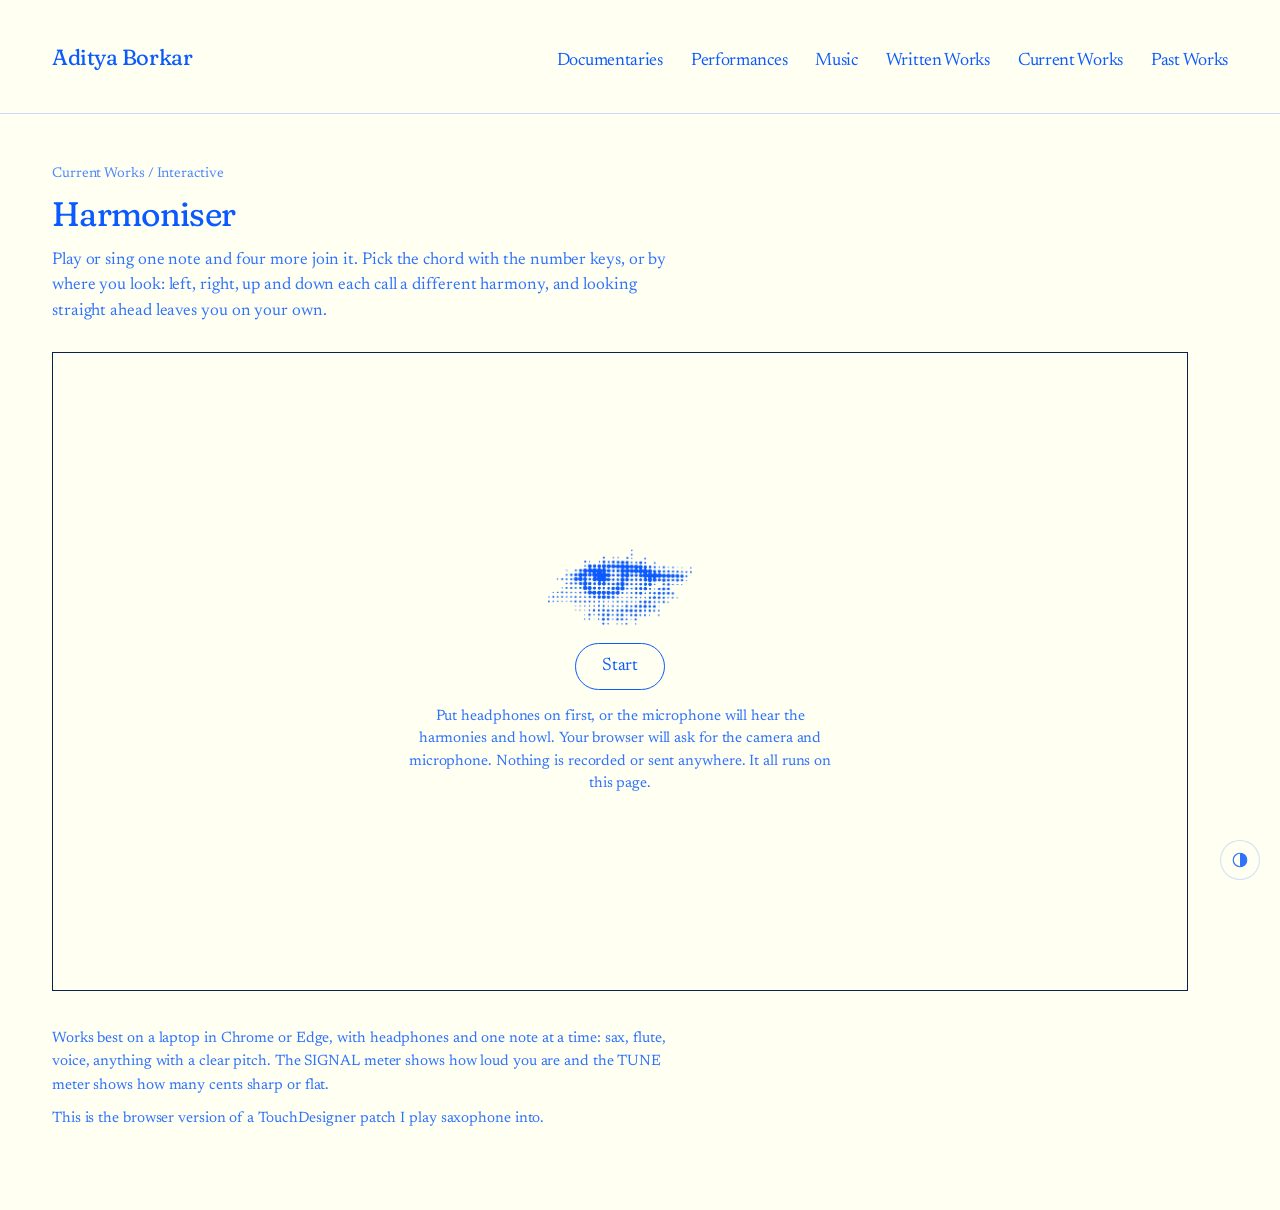
<file: harmoniser.html>
<!DOCTYPE html>
<html lang="en">
<head>
  <meta charset="UTF-8" />
  <meta name="viewport" content="width=device-width, initial-scale=1.0" />
  <title>Harmoniser — Aditya Borkar</title>
  <link rel="icon" type="image/svg+xml" href="favicon.svg" />
  <meta name="theme-color" content="#fffff2" media="(prefers-color-scheme: light)" />
  <meta name="theme-color" content="#0c0f1d" media="(prefers-color-scheme: dark)" />
  <script>try{var t=localStorage.getItem("theme");if(t==="dark"||t==="light")document.documentElement.setAttribute("data-theme",t)}catch(e){}</script>
  <link rel="preload" href="fonts/Zodiak-Variable.woff2" as="font" type="font/woff2" crossorigin />
  <link rel="canonical" href="https://adityaborkar.art/harmoniser.html" />
  <meta name="description" content="Harmoniser: play or sing one note and four more join it. Pick the harmony with the number keys or by where you look." />
  <meta property="og:title" content="Harmoniser — Aditya Borkar" />
  <meta property="og:description" content="Play or sing one note and four more join it. Pick the harmony with the number keys or by where you look." />
  <meta property="og:type" content="website" />
  <meta property="og:url" content="https://adityaborkar.art/harmoniser.html" />
  <meta name="twitter:card" content="summary" />
  <style>
    @font-face {
      font-family: 'Zodiak';
      src: url('fonts/Zodiak-Variable.woff2') format('woff2-variations');
      font-weight: 100 900;
      font-style: normal;
      font-display: swap;
    }
    @font-face {
      font-family: 'Zodiak';
      src: url('fonts/Zodiak-VariableItalic.woff2') format('woff2-variations');
      font-weight: 100 900;
      font-style: italic;
      font-display: swap;
    }
  </style>
  <style>
    *, *::before, *::after { box-sizing: border-box; margin: 0; padding: 0; }

    :root {
      --blue: #0b5aff;
      --bg: #fffff2;
      --rule: rgb(var(--blue-rgb) / 0.22);
    }

    ::selection { background: rgb(var(--blue-rgb) / 0.15); }

    html, body { width: 100%; min-height: 100%; }

    body {
      background: var(--bg);
      color: var(--blue);
      font-family: 'Zodiak', Georgia, serif;
      font-size: 18px;
      font-weight: 400;
      line-height: 1.25;
      letter-spacing: -0.03em;
      -webkit-font-smoothing: antialiased;
    }

    html.custom-cursor, html.custom-cursor * { cursor: none !important; }
    html:not(.custom-cursor) #cursor { display: none; }

    a { color: inherit; text-decoration: none; }

    #cursor {
      position: fixed;
      width: 9px;
      height: 9px;
      border-radius: 50%;
      background: var(--blue);
      opacity: 0.7;
      pointer-events: none;
      z-index: 9999;
      transform: translate(-50%, -50%);
      transition: transform 0.08s ease, opacity 0.15s ease;
      will-change: transform;
    }
    #cursor.hovering { transform: translate(-50%, -50%) scale(2.2); opacity: 0.4; }

    /* ── NAV ───────────────────────────────────────────────── */
    .nav {
      display: flex;
      justify-content: space-between;
      align-items: baseline;
      padding: 44px 52px 40px;
      border-bottom: 1px solid var(--rule);
    }
    .nav-name { font-size: 22px; font-weight: 400; letter-spacing: -0.3px; }
    .nav-links { display: flex; gap: 28px; }
    .nav-links a { font-size: 18px; letter-spacing: -0.3px; transition: opacity 0.15s; }
    .nav-links a:hover { opacity: 0.5; }

    /* ── PAGE ──────────────────────────────────────────────── */
    .page { padding: 52px 52px 80px; max-width: 1240px; }
    .page-header { margin-bottom: 28px; }
    .page-title { font-size: 14px; opacity: 0.5; }
    .piece-title { font-size: 34px; font-weight: 500; letter-spacing: -0.8px; margin-top: 10px; }
    .piece-intro { font-size: 17px; line-height: 1.5; max-width: 620px; margin-top: 12px; opacity: 0.85; }

    /* ── STAGE ─────────────────────────────────────────────── */
    .stage {
      position: relative;
      width: 100%;
      aspect-ratio: 16 / 9;
      border: 1px solid var(--rule);
      background: #0c0f1d;
      overflow: hidden;
    }
    .stage canvas { display: block; width: 100%; height: 100%; object-fit: contain; }
    .stage:fullscreen { border: 0; background: #000; aspect-ratio: auto; }
    .stage:-webkit-full-screen { border: 0; background: #000; aspect-ratio: auto; }

    .overlay {
      position: absolute;
      inset: 0;
      display: flex;
      flex-direction: column;
      align-items: center;
      justify-content: center;
      gap: 16px;
      padding: 24px;
      text-align: center;
      background: var(--bg);
      color: var(--blue);
    }
    .overlay[hidden] { display: none; }
    .overlay img { width: 96px; height: 96px; }
    .overlay p { font-size: 15px; line-height: 1.5; max-width: 440px; opacity: 0.85; }
    .overlay .err { color: var(--pink); opacity: 1; }

    .btn {
      font: inherit;
      font-size: 15px;
      letter-spacing: -0.2px;
      color: var(--blue);
      background: transparent;
      border: 1px solid var(--rule);
      border-radius: 999px;
      padding: 8px 16px;
      cursor: pointer;
      transition: background 0.15s;
    }
    .btn:hover { background: rgb(var(--blue-rgb) / 0.07); }
    .btn.primary { font-size: 18px; padding: 11px 26px; border-color: var(--blue); }
    .btn[aria-pressed="true"] { background: rgb(var(--blue-rgb) / 0.14); }
    .btn kbd { font: inherit; font-size: 12px; opacity: 0.6; margin-left: 6px; }

    /* ── CONTROLS ──────────────────────────────────────────── */
    .controls { display: flex; flex-wrap: wrap; gap: 10px; align-items: center; margin-top: 16px; }
    .controls[hidden] { display: none; }
    .status { font-size: 14px; opacity: 0.72; margin-left: auto; }

    .settings {
      display: grid;
      grid-template-columns: repeat(3, minmax(0, 1fr));
      gap: 18px 28px;
      margin-top: 20px;
      padding-top: 20px;
      border-top: 1px solid var(--rule);
    }
    .settings[hidden] { display: none; }
    .field { display: flex; flex-direction: column; gap: 8px; font-size: 14px; }
    .field > span { opacity: 0.72; }
    .field select {
      font: inherit;
      font-size: 15px;
      color: var(--blue);
      background: var(--bg);
      border: 1px solid var(--rule);
      border-radius: 6px;
      padding: 7px 8px;
      width: 100%;
    }
    .field input[type="range"] { width: 100%; accent-color: var(--blue); }

    .meter { position: relative; height: 10px; border: 1px solid var(--rule); border-radius: 999px; overflow: hidden; }
    .meter i { position: absolute; inset: 0 auto 0 0; width: 0; background: var(--blue); opacity: 0.75; }
    .meter b { position: absolute; top: 0; bottom: 0; width: 2px; background: var(--pink); left: 12%; }
    .hint { font-size: 13px; line-height: 1.45; opacity: 0.72; }

    .notes { margin-top: 36px; max-width: 620px; font-size: 15px; line-height: 1.55; opacity: 0.85; }
    .notes p + p { margin-top: 10px; }

    @media (max-width: 860px) {
      .nav { padding: 28px 20px 20px; flex-wrap: wrap; gap: 12px; }
      .nav-links { gap: 16px; flex-wrap: wrap; }
      .nav-links a { font-size: 15px; }
      .page { padding: 36px 20px 60px; }
      .piece-title { font-size: 27px; }
      .settings { grid-template-columns: 1fr; }
      .status { margin-left: 0; width: 100%; }
      .overlay { gap: 9px; padding: 10px 14px; }
      .overlay img { width: 40px; height: 40px; }
      .overlay p { font-size: 12.5px; line-height: 1.35; }
      .btn.primary { font-size: 16px; padding: 7px 20px; }
    }

    .eye-icon {
      width: 150px; height: 80px; background: var(--blue);
      -webkit-mask: url('images/harmoniser/eye_dots.png') center / contain no-repeat;
      mask: url('images/harmoniser/eye_dots.png') center / contain no-repeat;
    }
    .field kbd { font: inherit; font-size: 12px; opacity: 0.7; margin-left: 4px; border: 1px solid var(--rule); border-radius: 4px; padding: 0 5px; }
    .lookgrid { display: grid; grid-template-columns: 1fr; gap: 6px; }
    .lookgrid label { display: grid; grid-template-columns: 64px 1fr; align-items: center; gap: 8px; font-size: 14px; }
    @media (max-width: 860px) { .eye-icon { width: 84px; height: 44px; } }
  </style>
  <link rel="stylesheet" href="theme.css" />
</head>
<body>

  <div id="cursor"></div>

  <nav class="nav">
    <a class="nav-name" href="index.html" data-hover>Aditya Borkar</a>
    <div class="nav-links">
      <a href="documentaries.html" data-hover>Documentaries</a>
      <a href="performances.html" data-hover>Performances</a>
      <a href="music.html" data-hover>Music</a>
      <a href="written-works.html" data-hover>Written Works</a>
      <a href="current-works.html" data-hover>Current Works</a>
      <a href="past-works.html" data-hover>Past Works</a>
    </div>
  </nav>

  <div class="page">

    <div class="page-header">
      <p class="page-title"><a href="current-works.html" data-hover>Current Works</a> / Interactive</p>
      <h1 class="piece-title">Harmoniser</h1>
      <p class="piece-intro">Play or sing one note and four more join it. Pick the chord with the number keys, or by where you look: left, right, up and down each call a different harmony, and looking straight ahead leaves you on your own.</p>
    </div>

    <div class="stage" id="stage">
      <canvas id="view" width="1280" height="720" aria-label="Live camera with the harmoniser's meters"></canvas>
      <div class="overlay" id="overlay">
        <span class="eye-icon" aria-hidden="true"></span>
        <button class="btn primary" id="start" type="button" data-hover>Start</button>
        <p id="overlayMsg">Put headphones on first, or the microphone will hear the harmonies and howl. Your browser will ask for the camera and microphone. Nothing is recorded or sent anywhere. It all runs on this page.</p>
      </div>
    </div>

    <div class="controls" id="controls" hidden>
      <button class="btn" id="calib" type="button" data-hover>Calibrate eyes<kbd>C</kbd></button>
      <button class="btn" id="auto" type="button" aria-pressed="false" data-hover>Auto key<kbd>`</kbd></button>
      <button class="btn" id="full" type="button" data-hover>Full screen<kbd>F</kbd></button>
      <button class="btn" id="settingsBtn" type="button" aria-pressed="false" data-hover>Settings</button>
      <button class="btn" id="stop" type="button" data-hover>Stop</button>
      <span class="status" id="status" role="status"></span>
    </div>

    <div class="settings" id="settings" hidden>
      <label class="field"><span>Microphone <kbd>I</kbd></span><select id="micSel"></select></label>
      <label class="field" id="outField"><span>Output <kbd>O</kbd></span><select id="outSel"></select></label>
      <label class="field"><span>Camera</span><select id="camSel"></select></label>

      <label class="field"><span>Chord (number row 1 to =)</span><select id="presetSel"></select></label>
      <label class="field"><span>Harmony level: <output id="wetOut"></output></span>
        <input id="wet" type="range" min="0" max="1.5" step="0.05" />
      </label>
      <label class="field"><span>Your own level: <output id="dryOut"></output></span>
        <input id="dry" type="range" min="0" max="1.5" step="0.05" />
      </label>

      <label class="field"><span>Auto: key</span><select id="keySel"></select></label>
      <label class="field"><span>Auto: scale</span><select id="scaleSel"></select></label>
      <label class="field"><span>Auto: voicing</span><select id="voiceSel"></select></label>
      <label class="field"><span>Key is written for</span>
        <select id="keyFor"><option value="0">Concert pitch</option><option value="-2">B flat instrument</option><option value="3">E flat instrument</option></select>
      </label>
      <div class="field"><span>Eye triggers</span>
        <div style="display:flex;gap:10px;flex-wrap:wrap">
          <button class="btn" id="eyesBtn" type="button" aria-pressed="true" data-hover>Follow my eyes</button>
        </div>
        <p class="hint">Press Calibrate eyes once and follow the prompts. It takes about 20 seconds and is remembered on this browser.</p>
      </div>
      <div class="field"><span>What each look plays</span>
        <div class="lookgrid">
          <label>Straight<select id="look-centre"></select></label>
          <label>Left<select id="look-left"></select></label>
          <label>Right<select id="look-right"></select></label>
          <label>Up<select id="look-up"></select></label>
          <label>Down<select id="look-down"></select></label>
        </div>
      </div>
    </div>

    <div class="notes">
      <p>Works best on a laptop in Chrome or Edge, with headphones and one note at a time: sax, flute, voice, anything with a clear pitch. The SIGNAL meter shows how loud you are and the TUNE meter shows how many cents sharp or flat.</p>
      <p>This is the browser version of a TouchDesigner patch I play saxophone into.</p>
    </div>
  </div>

  <video id="cam" playsinline muted hidden></video>

  <script src="site.js" defer></script>
  <script type="text/plain" id="workletSrc">
// Harmoniser engine: 4-voice pitch shifter with pitch tracking. Same maths as the 'engine' DAT in the patch.
const NV = 4;
const SCALES = {
  major: [0, 2, 4, 5, 7, 9, 11], minor: [0, 2, 3, 5, 7, 8, 10], dorian: [0, 2, 3, 5, 7, 9, 10],
  mixolydian: [0, 2, 4, 5, 7, 9, 10], lydian: [0, 2, 4, 6, 7, 9, 11], phrygian: [0, 1, 3, 5, 7, 8, 10],
  harmminor: [0, 2, 3, 5, 7, 8, 11], melminor: [0, 2, 3, 5, 7, 9, 11],
};
const mod = (a, n) => ((a % n) + n) % n;

function diatonicOffsets(midi, keyPc, scale, steps) {
  const pcs = SCALES[scale] || SCALES.major;
  const rel = mod(midi - keyPc, 12);
  const deg = pcs.indexOf(rel);
  if (deg < 0) return null;                       // played note is outside the scale
  const n = pcs.length;
  return steps.map((s) => { const d = deg + s; return Math.floor(d / n) * 12 + pcs[mod(d, n)] - rel; });
}

function chordOffsets(midi, pcs) {                // the four nearest chord tones below the played note
  const out = [];
  if (!pcs.length) return out;
  for (let m = midi - 1; out.length < NV && m > midi - 48; m--) if (pcs.includes(mod(m, 12))) out.push(m - midi);
  return out;
}

class Harmoniser {
  constructor(sr) {
    this.sr = sr;
    this.size = 1 << 16;
    this.mask = this.size - 1;
    this.buf = new Float32Array(this.size);
    this.w = 0;
    this.phase = [0, 0.25, 0.5, 0.75];
    this.semi = [0, 0, 0, 0];
    this.gain = [0, 0, 0, 0];
    this.win = 0.045 * sr;
    this.freq = 0; this.midi = -1; this.cand = -1; this.candN = 0; this.level = 0;
    this.offsets = [];
    this.lim = 1;
    this.sinceDetect = 0;
    // pitch tracker works on a half-rate copy of the last 2048 samples
    this.dn = 1024;
    this.x = new Float64Array(this.dn);
    this.c = new Float64Array(this.dn);
    this.nsdf = new Float64Array(this.dn);
  }

  detect(fmin = 60, fmax = 2200) {
    const n = this.dn, x = this.x, buf = this.buf, mask = this.mask, srd = this.sr / 2;
    let mean = 0;
    const base = this.w - 2 * n;
    for (let i = 0; i < n; i++) {
      const v = 0.5 * (buf[(base + 2 * i) & mask] + buf[(base + 2 * i + 1) & mask]);
      x[i] = v; mean += v;
    }
    mean /= n;
    let e = 0;
    const c = this.c;
    for (let i = 0; i < n; i++) { x[i] -= mean; e += x[i] * x[i]; c[i] = e; }
    this.level = Math.sqrt(e / n);
    if (e < 1e-9) return [0, 0];
    const lo = Math.max(2, Math.floor(srd / fmax));
    const hi = Math.min(n - 2, Math.floor(srd / fmin));
    const nsdf = this.nsdf;
    let start = -1;
    for (let t = 0; t < hi; t++) {                 // McLeod normalised square difference function
      let ac = 0;
      for (let i = 0, m = n - t; i < m; i++) ac += x[i] * x[i + t];
      const m = t === 0 ? 2 * e : (e - c[t - 1]) + c[n - 1 - t];
      nsdf[t] = 2 * ac / Math.max(m, 1e-12);
      if (start < 0 && nsdf[t] < 0) start = t;     // skip the lobe around lag 0
    }
    start = start < 0 ? lo : Math.max(lo, start);
    if (hi - start < 3) return [0, 0];
    // local maxima, measured at their interpolated tops so a peak between two samples is not undersold
    let best = -Infinity, nP = 0;
    const pk = this.pk || (this.pk = new Float64Array(3 * 256));
    for (let k = start + 1; k < hi - 1 && nP < 256; k++) {
      if (nsdf[k] > nsdf[k - 1] && nsdf[k] >= nsdf[k + 1]) {
        const a = nsdf[k - 1], b = nsdf[k], c2 = nsdf[k + 1];
        const den = a - 2 * b + c2;
        const shift = Math.abs(den) > 1e-12 ? 0.5 * (a - c2) / den : 0;
        const top = b - 0.25 * (a - c2) * shift;
        pk[3 * nP] = k + shift; pk[3 * nP + 1] = top; nP++;
        if (top > best) best = top;
      }
    }
    for (let j = 0; j < nP; j++) if (pk[3 * j + 1] >= 0.9 * best) return [srd / pk[3 * j], pk[3 * j + 1]];
    return [0, 0];
  }

  track(gate, clarityMin = 0.6, hold = 2) {
    const [f, cl] = this.detect();
    if (f <= 0 || cl < clarityMin || this.level < gate) return;
    this.freq = f;
    const m = Math.round(69 + 12 * Math.log2(f / 440));
    if (m === this.midi) { this.candN = 0; return; }
    if (m === this.cand) this.candN++; else { this.cand = m; this.candN = 1; }
    if (this.candN >= hold) { this.midi = m; this.candN = 0; }
  }

  // x: mono block. L, R: output blocks. cfg: the settings posted from the page.
  process(x, L, R, cfg) {
    const n = x.length, sr = this.sr, buf = this.buf, mask = this.mask;
    const w0 = this.w;
    for (let i = 0; i < n; i++) buf[(w0 + i) & mask] = x[i];
    this.w = (w0 + n) & mask;
    this.sinceDetect += n;
    if (this.sinceDetect >= sr / 60) { this.sinceDetect = 0; this.track(cfg.gate); }

    // which notes to add
    let offs = this.offsets;
    if (cfg.mode === 'off') offs = [];
    else if (cfg.mode === 'manual') {
      if (cfg.kind === 'chord') { if (this.midi >= 0) offs = chordOffsets(this.midi, cfg.pcs); }
      else offs = cfg.intervals;
    } else if (this.midi >= 0) {
      const d = diatonicOffsets(this.midi, cfg.keyPc, cfg.scale, cfg.steps);
      if (d) offs = d;                             // note outside the scale: keep the last shape
    }
    this.offsets = offs = offs.slice(0, NV);

    // pitch-synchronous sweep: the two taps sit half a sweep apart, so 2k periods keeps them in phase
    let target = 0.045 * sr;
    if (this.freq > 0) { const p = sr / this.freq; target = 2 * Math.max(1, Math.round(target / (2 * p))) * p; }
    this.win += (target - this.win) * (1 - Math.pow(0.8, n / 735));
    const D = this.win;

    const a = cfg.glide <= 0 ? 1 : 1 - Math.exp(-n / (cfg.glide * sr));
    const dry = cfg.dry, wet = cfg.wet;
    for (let i = 0; i < n; i++) L[i] = R[i] = dry * x[i];
    const PANS = [-0.5, 0.5, -1, 1];
    for (let v = 0; v < NV; v++) {
      const on = v < offs.length;
      const s0 = this.semi[v], s1 = s0 + ((on ? offs[v] : s0) - s0) * a;
      const g0 = this.gain[v], g1 = g0 + ((on ? cfg.levels[v] : 0) - g0) * Math.min(1, a * 2);
      this.semi[v] = s1; this.gain[v] = g1;
      if (g0 < 1e-5 && g1 < 1e-5) continue;
      const pan = 0.5 + 0.5 * cfg.spread * PANS[v];
      const gl = Math.cos(pan * Math.PI / 2) * 1.4142 * wet, gr = Math.sin(pan * Math.PI / 2) * 1.4142 * wet;
      let ph = this.phase[v];
      for (let i = 0; i < n; i++) {
        const r = (i + 1) / n;
        const ratio = Math.pow(2, (s0 + (s1 - s0) * r) / 12);
        ph += (1 - ratio) / D;
        ph -= Math.floor(ph);
        let out = 0;
        for (let tap = 0; tap < 2; tap++) {
          let p = ph + tap * 0.5; if (p >= 1) p -= 1;
          const rd = w0 + i - 2 - p * D + this.size;
          const i0 = Math.floor(rd), fr = rd - i0;
          const y = buf[i0 & mask] * (1 - fr) + buf[(i0 + 1) & mask] * fr;
          const sn = Math.sin(Math.PI * p);
          out += y * sn * sn;
        }
        const g = g0 + (g1 - g0) * r;
        L[i] += out * g * gl; R[i] += out * g * gr;
      }
      this.phase[v] = ph;
    }

    // peak limiter: turn the mix down when dry + voices would clip, let it back up over about a second
    let peak = 0;
    for (let i = 0; i < n; i++) { const l = Math.abs(L[i]), r = Math.abs(R[i]); if (l > peak) peak = l; if (r > peak) peak = r; }
    const q0 = this.lim, want = peak > 1e-9 ? Math.min(1, 0.9 / peak) : 1;
    const q1 = want < q0 ? want : q0 + (want - q0) * (1 - Math.exp(-n / sr));
    this.lim = q1;
    if (q0 < 0.9999 || q1 < 0.9999) {
      const k = Math.max(1, Math.min(n, Math.floor(0.002 * sr)));
      for (let i = 0; i < n; i++) {
        const g = i < k ? q0 + (q1 - q0) * (i + 1) / k : q1;
        L[i] = Math.max(-1, Math.min(1, L[i] * g)); R[i] = Math.max(-1, Math.min(1, R[i] * g));
      }
    }
  }
}

if (typeof AudioWorkletProcessor !== 'undefined') {
  class HarmoniserProcessor extends AudioWorkletProcessor {
    constructor() {
      super();
      this.h = new Harmoniser(sampleRate);
      this.cfg = { mode: 'off', kind: 'int', intervals: [], pcs: [], keyPc: 0, scale: 'major', steps: [], levels: [1, 1, 1, 1], dry: 1, wet: 0.8, spread: 0.6, glide: 0.03, gate: 0.01 };
      this.mono = new Float32Array(128);
      this.count = 0;
      this.port.onmessage = (e) => { this.cfg = Object.assign({}, this.cfg, e.data); };
    }
    process(inputs, outputs) {
      const inp = inputs[0], out = outputs[0];
      const n = out[0].length;
      if (this.mono.length !== n) this.mono = new Float32Array(n);
      const m = this.mono;
      if (inp && inp.length && inp[0]) m.set(inp[0]); else m.fill(0);     // first input channel, like the patch
      const L = out[0], R = out[1] || new Float32Array(n);
      this.h.process(m, L, R, this.cfg);
      this.count += n;
      if (this.count >= sampleRate / 30) {
        this.count = 0;
        const h = this.h;
        this.port.postMessage({ midi: h.midi, freq: h.freq, level: h.level, offsets: h.offsets, lim: h.lim });
      }
      return true;
    }
  }
  registerProcessor('harmoniser', HarmoniserProcessor);
}
if (typeof module !== 'undefined') module.exports = { Harmoniser, diatonicOffsets, chordOffsets };
  </script>
  <script type="module">
  // Harmoniser, browser version of the TouchDesigner patch /project1 (Harmoniser.toe).
  // Same chain: mic -> pitch tracker + 4-voice pitch shifter (an AudioWorklet) -> speakers,
  // camera -> eye tracker -> which chord, drawn over the camera with three needle meters.

  const $ = (id) => document.getElementById(id);
  const W = 1280, H = 720;
  const store = {
    get(k, d) { try { const v = localStorage.getItem('harmoniser.' + k); return v === null ? d : v; } catch (e) { return d; } },
    set(k, v) { try { localStorage.setItem('harmoniser.' + k, v); } catch (e) {} },
  };

  // ───────────────────────── tables (same as the patch) ─────────────────────────
  const KEYS = ['C', 'Db', 'D', 'Eb', 'E', 'F', 'Gb', 'G', 'Ab', 'A', 'Bb', 'B'];
  const NOTE_NAMES = ['C', 'C#', 'D', 'Eb', 'E', 'F', 'F#', 'G', 'Ab', 'A', 'Bb', 'B'];
  const NAME_TO_PC = { C: 0, 'B#': 0, 'C#': 1, DB: 1, D: 2, 'D#': 3, EB: 3, E: 4, FB: 4, F: 5, 'E#': 5, 'F#': 6, GB: 6, G: 7, 'G#': 8, AB: 8, A: 9, 'A#': 10, BB: 10, B: 11, CB: 11 };
  const SCALES = [['major', 'Major'], ['minor', 'Natural Minor'], ['dorian', 'Dorian'], ['mixolydian', 'Mixolydian'], ['lydian', 'Lydian'], ['phrygian', 'Phrygian'], ['harmminor', 'Harmonic Minor'], ['melminor', 'Melodic Minor']];
  const PRESET_KEYS = ['1', '2', '3', '4', '5', '6', '7', '8', '9', '0', '-', '='];
  const CHORDS = [   // [kind, name, voices]: 'int' = fixed semitones under your note, 'chord' = nearest chord tones
    ['int', 'Octaves', '-12 12'], ['int', 'Augmented 7 block', '-2 -4 -8 -12'], ['int', 'Major triad below', '-5 -8 -12'],
    ['int', 'Minor triad below', '-5 -9 -12'], ['int', '6th chord block', '-3 -5 -8 -12'], ['int', 'Dominant 7 block', '-2 -5 -8 -12'],
    ['int', 'Major 7 block', '-1 -5 -8 -12'], ['int', 'Minor 7 block', '-2 -5 -9 -12'], ['int', 'Diminished 7', '-3 -6 -9 -12'],
    ['int', 'Quartal stack', '-5 -10 -15'], ['chord', 'Dm7 chord tones', 'D F A C'], ['chord', 'G7 chord tones', 'G B D F'],
  ];
  const VOICINGS = [['Close 4-way', [-2, -4, -6, -7]], ['Thirds', [-2]], ['Thirds and sixths', [-2, -5]], ['Triad below', [-2, -4, -7]], ['Drop 2', [-4, -6, -7, -9]], ['Third above + octave', [2, -7]]];
  const DIRS = ['centre', 'left', 'right', 'up', 'down'];
  const noteName = (m) => NOTE_NAMES[((m % 12) + 12) % 12] + (Math.floor(m / 12) - 1);

  // ───────────────────────── settings (remembered per browser) ─────────────────────────
  const P = {
    mode: store.get('mode', 'manual'),               // manual | auto | off
    preset: parseInt(store.get('preset', '1'), 10) || 1,
    key: parseInt(store.get('key', '0'), 10) || 0,
    keyFor: parseInt(store.get('keyFor', '0'), 10) || 0,
    scale: store.get('scale', 'major'),
    voicing: parseInt(store.get('voicing', '0'), 10) || 0,
    dry: parseFloat(store.get('dry', '1')), wet: parseFloat(store.get('wet', '0.8')),
    eyes: store.get('eyes', '1') === '1',
    look: Object.assign({ centre: 'off', left: '9', right: '2', up: '7', down: '8' }, JSON.parse(store.get('look', '{}'))),
  };
  if (!(P.dry >= 0)) P.dry = 1;
  if (!(P.wet >= 0)) P.wet = 0.8;
  const eng = { midi: -1, freq: 0, level: 0, offsets: [], lim: 1 };   // latest report from the audio engine

  let node = null;
  function pushConfig() {
    const [kind, , voices] = CHORDS[P.preset - 1] || ['int', '', ''];
    const toks = voices.replace(/,/g, ' ').split(/\s+/).filter(Boolean);
    const cfg = {
      mode: P.mode, kind,
      intervals: kind === 'int' ? toks.map(Number).filter((v) => !isNaN(v)).slice(0, 4) : [],
      pcs: kind === 'chord' ? [...new Set(toks.map((t) => NAME_TO_PC[t.toUpperCase()]).filter((v) => v !== undefined))] : [],
      keyPc: (((P.key + P.keyFor) % 12) + 12) % 12, scale: P.scale, steps: (VOICINGS[P.voicing] || VOICINGS[0])[1],
      levels: [1, 1, 1, 1], dry: P.dry, wet: P.wet, spread: 0.6, glide: 0.03, gate: 0.01,
    };
    if (node) node.port.postMessage(cfg);
    for (const k of ['mode', 'preset', 'key', 'keyFor', 'scale', 'voicing', 'dry', 'wet']) store.set(k, P[k]);
    syncControls();
    facesDirty = true;
  }
  const setPreset = (n) => { P.preset = Math.max(1, Math.min(12, n)); P.mode = 'manual'; pushConfig(); };
  const setMode = (m) => { P.mode = m; pushConfig(); };

  // ───────────────────────── eye tracking (MediaPipe face landmarker) ─────────────────────────
  const V = { face: false, pts: null, dir: 'centre', cand: 'centre', candN: 0, neutral: null, warm: [], yaw: 0, pitch: 0,
              f: null, cal: null, calRun: null, calDir: null, calMsg: '', calUntil: 0, prompt: '' };
  const EYE_XT = 0.22, EYE_YT = 0.18, BLINK = 0.8, CAL_MIN_SEP = 2.5;
  const CAL_STEPS = [['centre', 'LOOK STRAIGHT'], ['up', 'LOOK UP'], ['centre', 'LOOK STRAIGHT'], ['down', 'LOOK DOWN'], ['centre', 'LOOK STRAIGHT'],
                     ['left', 'LOOK LEFT'], ['centre', 'LOOK STRAIGHT'], ['right', 'LOOK RIGHT'], ['centre', 'LOOK STRAIGHT']];
  const CAL_STEP_S = 2.2, CAL_SKIP_S = 1.0;
  let lm = null, eyesState = 'off';                // off | loading | on | failed
  const trackCv = document.createElement('canvas'); trackCv.width = 640; trackCv.height = 360;
  const tctx = trackCv.getContext('2d', { willReadFrequently: false });

  async function loadEyes() {
    eyesState = 'loading'; showStatus();
    try {
      const MP = 'https://cdn.jsdelivr.net/npm/@mediapipe/tasks-vision@0.10.14';
      const { FilesetResolver, FaceLandmarker } = await import(MP + '/vision_bundle.mjs');
      const files = await FilesetResolver.forVisionTasks(MP + '/wasm');
      const make = (delegate) => FaceLandmarker.createFromOptions(files, {
        baseOptions: { modelAssetPath: 'https://storage.googleapis.com/mediapipe-models/face_landmarker/face_landmarker/float16/1/face_landmarker.task', delegate },
        runningMode: 'VIDEO', numFaces: 1, outputFaceBlendshapes: true,
      });
      try { lm = await make('GPU'); } catch (e) { lm = await make('CPU'); }
      eyesState = 'on';
    } catch (e) { console.error(e); eyesState = 'failed'; }
    showStatus();
  }

  const median = (a) => { const s = [...a].sort((x, y) => x - y), m = s.length >> 1; return s.length % 2 ? s[m] : (s[m - 1] + s[m]) / 2; };
  const colMedian = (rows) => [0, 1, 2, 3].map((j) => median(rows.map((r) => r[j])));
  const zdist = (f, c, s) => Math.hypot(...f.map((v, j) => (v - c[j]) / s[j]));

  function eyeFeatures(b, L) {                     // [blink, [gaze x, gaze y, iris along, iris across]]
    const pt = (i) => [L[i].x * 640, L[i].y * 360];
    let along = 0, across = 0;
    for (const [a, c, iris] of [[33, 133, 468], [362, 263, 473]]) {
      const A = pt(a), C = pt(c), I = pt(iris);
      const u = [C[0] - A[0], C[1] - A[1]], n = Math.hypot(u[0], u[1]);
      if (n < 1e-3) return null;
      along += ((I[0] - A[0]) * u[0] + (I[1] - A[1]) * u[1]) / (n * n) / 2;
      let perp = [-u[1] / n, u[0] / n];
      if (perp[1] < 0) perp = [-perp[0], -perp[1]];
      across += ((I[0] - (A[0] + C[0]) / 2) * perp[0] + (I[1] - (A[1] + C[1]) / 2) * perp[1]) / n / 2;
    }
    const g = (k) => b[k] || 0;
    const gx = (g('eyeLookOutLeft') + g('eyeLookInRight') - g('eyeLookOutRight') - g('eyeLookInLeft')) / 2;
    const gy = (g('eyeLookDownLeft') + g('eyeLookDownRight') - g('eyeLookUpLeft') - g('eyeLookUpRight')) / 2;
    return [Math.max(g('eyeBlinkLeft'), g('eyeBlinkRight')), [gx, gy, along, across]];
  }

  function settle(d, need = 4) {                   // a new look must win 4 readings in a row
    if (d === V.dir) { V.candN = 0; return null; }
    if (d === V.cand) V.candN++; else { V.cand = d; V.candN = 1; }
    if (V.candN >= need) { V.dir = d; V.candN = 0; return d; }
    return null;
  }

  function lookUpdate(yaw, pitch) {                // not calibrated: centre is wherever you looked in the first second
    if (!V.neutral) {
      V.warm.push([yaw, pitch]);
      if (V.warm.length >= 20) { V.neutral = [median(V.warm.map((w) => w[0])), median(V.warm.map((w) => w[1]))]; [V.yaw, V.pitch] = V.neutral; }
      return null;
    }
    V.yaw += (yaw - V.yaw) * 0.45; V.pitch += (pitch - V.pitch) * 0.45;
    const dy = (V.yaw - V.neutral[0]) / EYE_XT, dp = (V.pitch - V.neutral[1]) / EYE_YT;
    const cur = V.dir;
    let mag, d;
    if (Math.abs(dy) >= Math.abs(dp)) { mag = Math.abs(dy); d = dy > 0 ? 'right' : 'left'; } else { mag = Math.abs(dp); d = dp > 0 ? 'down' : 'up'; }
    if (mag < (cur !== 'centre' ? 0.6 : 1.0)) d = 'centre'; else if (mag < 1.0 && d !== cur) d = cur;
    if (d === 'centre' && cur === 'centre') { V.neutral[0] += (V.yaw - V.neutral[0]) * 0.003; V.neutral[1] += (V.pitch - V.neutral[1]) * 0.003; }
    return settle(d);
  }

  function classify(f) {                           // nearest calibrated look, a little sticky
    let best = null, bz = Infinity;
    for (const d of DIRS) { let z = zdist(f, V.cal.c[d], V.cal.s); if (d === V.dir) z *= 0.85; if (z < bz) { bz = z; best = d; } }
    return best;
  }

  function fitCal(samples) {                       // readings -> look centres; returns { cal, score } or { err }
    for (const d of DIRS) if (samples[d].length < 6) return { err: 'face lost on ' + d };
    const X = {}; for (const d of DIRS) X[d] = samples[d];
    const c0 = colMedian(X.centre);
    const all = DIRS.flatMap((d) => X[d]);
    const rough = [0, 1, 2, 3].map((j) => { const m = all.reduce((s, r) => s + r[j], 0) / all.length; return Math.max(Math.sqrt(all.reduce((s, r) => s + (r[j] - m) ** 2, 0) / all.length), 1e-3); });
    const cen = { centre: c0 };
    for (const d of DIRS.slice(1)) {               // readings taken before your eyes moved look like 'straight': keep the far half
      const far = X[d].map((r) => zdist(r, c0, rough)), cut = median(far);
      X[d] = X[d].filter((r, i) => far[i] >= cut);
      cen[d] = colMedian(X[d]);
    }
    const near = X.centre.map((r) => zdist(r, c0, rough)), p75 = [...near].sort((a, b) => a - b)[Math.floor(near.length * 0.75)];
    X.centre = X.centre.filter((r, i) => near[i] <= p75);
    const s = [0, 1, 2, 3].map((j) => {
      const within = Math.sqrt(DIRS.reduce((t, d) => { const m = X[d].reduce((q, r) => q + r[j], 0) / X[d].length; return t + X[d].reduce((q, r) => q + (r[j] - m) ** 2, 0) / X[d].length; }, 0) / DIRS.length);
      const cm = DIRS.reduce((t, d) => t + cen[d][j], 0) / DIRS.length;
      const between = Math.sqrt(DIRS.reduce((t, d) => t + (cen[d][j] - cm) ** 2, 0) / DIRS.length);
      return Math.max(within, between * 0.15, 1e-3);
    });
    for (const d of DIRS.slice(1)) if (zdist(cen[d], c0, s) < CAL_MIN_SEP) return { err: d + ' looked like straight' };
    let ok = 0, n = 0;
    for (const d of DIRS) for (const f of X[d]) { let b = null, bz = Infinity; for (const k of DIRS) { const z = zdist(f, cen[k], s); if (z < bz) { bz = z; b = k; } } ok += b === d; n++; }
    return { cal: { c: cen, s }, score: ok / n };
  }

  function loadCal() {
    V.cal = null;
    try {
      const c = JSON.parse(store.get('cal', 'null'));
      if (c && c.s && DIRS.every((d) => c.c[d] && c.c[d].length === 4) && DIRS.slice(1).every((d) => zdist(c.c[d], c.c.centre, c.s) >= CAL_MIN_SEP)) V.cal = c;
    } catch (e) {}
  }
  function calibrate() {
    if (!P.eyes || eyesState !== 'on') return;
    V.calRun = { t0: performance.now() / 1000, samples: Object.fromEntries(DIRS.map((d) => [d, []])), step: null };
    V.calMsg = '';
  }
  function calTick(now) {
    const cr = V.calRun;
    if (!cr) return;
    const t = now - cr.t0, k = Math.floor(t / CAL_STEP_S);
    if (k >= CAL_STEPS.length) {
      V.calRun = null; V.calDir = null; V.prompt = '';
      const r = fitCal(cr.samples);
      if (r.err) V.calMsg = 'calibration failed: ' + r.err + ' - press C';
      else { V.cal = r.cal; store.set('cal', JSON.stringify(r.cal)); V.calMsg = 'calibrated: ' + Math.round(100 * r.score) + '% of readings matched'; V.calUntil = now + 4; }
      V.dir = 'centre'; V.candN = 0; applyLook('centre');
      return;
    }
    const [d, msg] = CAL_STEPS[k];
    V.calDir = d; cr.step = [d, t - k * CAL_STEP_S > CAL_SKIP_S];
    V.prompt = V.face ? msg : msg + '\n(no face)';
  }

  function applyLook(d) {
    const v = P.look[d];
    if (v === 'auto') setMode('auto');
    else if (v === 'off') setMode('off');
    else if (v) { const i = PRESET_KEYS.indexOf(v); if (i >= 0) setPreset(i + 1); }
  }

  function resetEyes() { V.neutral = null; V.warm = []; V.dir = 'centre'; V.face = false; V.pts = null; V.f = null; V.calRun = null; V.calDir = null; V.prompt = ''; }

  function runEyes(now) {
    if (!lm || !hasVideo || cam.readyState < 2) return;
    tctx.save(); tctx.translate(640, 0); tctx.scale(-1, 1);     // the tracker sees the mirrored picture, like the patch
    drawCover(tctx, cam, 640, 360);
    tctx.restore();
    let res;
    try { res = lm.detectForVideo(trackCv, now * 1000); } catch (e) { return; }
    if (!res.faceLandmarks || !res.faceLandmarks.length) { V.face = false; V.pts = null; return; }
    const L = res.faceLandmarks[0];
    V.face = true;
    V.pts = [[L[468].x, L[468].y], [L[473].x, L[473].y]];
    const b = {};
    if (res.faceBlendshapes && res.faceBlendshapes[0]) for (const c of res.faceBlendshapes[0].categories) b[c.categoryName] = c.score;
    const ef = eyeFeatures(b, L);
    if (!ef || ef[0] > BLINK) return;
    const f = ef[1];
    if (V.calRun) { const st = V.calRun.step; if (st && st[1]) V.calRun.samples[st[0]].push(f); return; }
    V.f = V.f ? V.f.map((v, j) => v + (f[j] - v) * 0.5) : f;
    const d = V.cal ? settle(classify(V.f)) : lookUpdate(V.f[0], V.f[1]);
    if (d) applyLook(d);
  }

  // ───────────────────────── drawing ─────────────────────────
  const view = $('view'), ctx = view.getContext('2d');
  const faces = document.createElement('canvas'); faces.width = W; faces.height = H;
  const fx = faces.getContext('2d');
  let facesDirty = true, facesKey = '';
  const CREAM = '#f6e8aa', MINT = '#96d6be', INK = '#221c16', RED = '#cd3e24', BONE = '#ece2c8', ORANGE = '#ff7828';
  const FONT = 'Futura, "Avenir Next", "Century Gothic", "Trebuchet MS", "Helvetica Neue", Arial, sans-serif';
  const PAD = { x: W - 24 - 300, y: 24, w: 300, h: 262, cx: 150, cy: 132 };
  const PAD_POS = { up: [150, 44], down: [150, 220], left: [62, 132], right: [238, 132] };
  const BAND = 160, SIG_X = 165, TUNE_X = 1115, PIVOT_Y = 706;
  const eyeImg = new Image(); eyeImg.src = 'images/harmoniser/eye_dots.png';
  const EYE_ANCHOR = [240, 136], EYE_ART_W = 584;

  function drawCover(c, v, w, h) {                 // fill w x h with the video, cropping the overflow
    const vw = v.videoWidth || w, vh = v.videoHeight || h, s = Math.max(w / vw, h / vh);
    c.drawImage(v, (w - vw * s) / 2, (h - vh * s) / 2, vw * s, vh * s);
  }
  function face(c, x0, y0, x1, y1, col) {          // a back-lit meter face inside a black bezel
    c.fillStyle = '#080808'; c.fillRect(x0, y0, x1 - x0, y1 - y0);
    const b = 5, w = x1 - x0 - 2 * b, h = y1 - y0 - 2 * b;
    c.fillStyle = col; c.fillRect(x0 + b, y0 + b, w, h);
    c.save(); c.beginPath(); c.rect(x0 + b, y0 + b, w, h); c.clip();
    c.translate(x0 + b + w / 2, y0 + b + h / 2); c.scale(w / 2, h / 2);
    const g = c.createRadialGradient(0, 0, 0, 0, 0, 1.42);
    g.addColorStop(0, 'rgba(255,255,255,0.10)'); g.addColorStop(0.5, 'rgba(0,0,0,0)'); g.addColorStop(1, 'rgba(0,0,0,0.30)');
    c.fillStyle = g; c.fillRect(-1, -1, 2, 2);
    c.restore();
  }
  const polar = (cx, cy, r, deg) => [cx + r * Math.sin(deg * Math.PI / 180), cy - r * Math.cos(deg * Math.PI / 180)];
  function label(c, t, x, y, px, col, align = 'center', weight = 500) {
    c.font = `${weight} ${px}px ${FONT}`; c.fillStyle = col; c.textAlign = align; c.textBaseline = 'middle'; c.fillText(t, x, y);
  }
  function arcMeter(c, cx, cy, ink, marks, title, hot) {
    const r = 104, rad = (d) => (d - 90) * Math.PI / 180;
    c.lineCap = 'butt'; c.strokeStyle = ink; c.lineWidth = 3;
    c.beginPath(); c.arc(cx, cy, r, rad(-50), rad(50)); c.stroke();
    if (hot) { c.strokeStyle = RED; c.lineWidth = 5; c.beginPath(); c.arc(cx, cy, r - 8, rad(hot[0]), rad(hot[1])); c.stroke(); }
    c.strokeStyle = ink; c.lineWidth = 2;
    for (const [deg, lab] of marks) {
      const a = polar(cx, cy, r, deg), b = polar(cx, cy, r + (lab ? 11 : 6), deg);
      c.beginPath(); c.moveTo(a[0], a[1]); c.lineTo(b[0], b[1]); c.stroke();
      if (lab) { const p = polar(cx, cy, r + 25, deg); label(c, lab, p[0], p[1], 14, ink); }
    }
    label(c, title, cx, cy - 48, 19, ink);
    c.fillStyle = ink; c.beginPath(); c.arc(cx, cy, 7, 0, 2 * Math.PI); c.fill();
  }
  function drawFaces() {
    const c = fx;
    c.clearRect(0, 0, W, H);
    const y0 = H - BAND;
    face(c, 0, y0, 330, H, CREAM);
    arcMeter(c, SIG_X, PIVOT_Y, INK, [[-60, '-60'], [-50, ''], [-40, '-40'], [-30, ''], [-20, '-20'], [-10, '-10'], [-3, ''], [0, '0']].map(([db, l]) => [-50 + 100 * (db + 60) / 60, l]), 'SIGNAL', [40, 50]);
    label(c, 'dB', 300, y0 + 22, 14, RED, 'right');
    face(c, 330, y0, 950, H, MINT);
    const ink2 = '#163e34';
    const clip = (t, n) => (t.length > n ? t.slice(0, n - 1) + '…' : t);
    label(c, 'IN', 350, y0 + 24, 14, RED, 'left'); label(c, clip(micLabel(), 26), 378, y0 + 24, 14, ink2, 'left'); label(c, '[ I ]', 628, y0 + 24, 14, RED, 'right');
    label(c, 'OUT', 652, y0 + 24, 14, RED, 'left'); label(c, clip(outLabel(), 24), 694, y0 + 24, 14, ink2, 'left'); label(c, '[ O ]', 930, y0 + 24, 14, RED, 'right');
    c.strokeStyle = ink2; c.lineWidth = 1; c.beginPath(); c.moveTo(346, y0 + 40.5); c.lineTo(934, y0 + 40.5); c.stroke();
    face(c, 950, y0, W, H, '#1a1816');
    arcMeter(c, TUNE_X, PIVOT_Y, BONE, [[-45, '-50'], [-22.5, ''], [0, ''], [22.5, ''], [45, '+50']], 'TUNE');
    c.strokeStyle = ORANGE; c.lineWidth = 2; c.strokeRect(TUNE_X - 7, PIVOT_Y - 104 - 34, 14, 14);
    label(c, 'cents', W - 22, y0 + 22, 14, ORANGE, 'right');
    if (!P.eyes) return;
    // the look meter: four chords at the compass points, the needle points at yours
    const lit = V.calDir || (V.face ? V.dir : null);
    face(c, PAD.x, PAD.y, PAD.x + PAD.w, PAD.y + PAD.h, V.calDir ? MINT : CREAM);
    const cx = PAD.x + PAD.cx, cy = PAD.y + PAD.cy;
    c.strokeStyle = INK; c.lineWidth = 2; c.beginPath(); c.arc(cx, cy, 58, 0, 2 * Math.PI); c.stroke();
    for (let deg = 0; deg < 360; deg += 30) { const a = polar(cx, cy, 58, deg), b = polar(cx, cy, deg % 90 === 0 ? 66 : 62, deg); c.beginPath(); c.moveTo(a[0], a[1]); c.lineTo(b[0], b[1]); c.stroke(); }
    c.strokeStyle = RED; c.strokeRect(cx - 13, cy - 13, 26, 26);
    c.fillStyle = INK; c.beginPath(); c.arc(cx, cy, 6, 0, 2 * Math.PI); c.fill();
    const lab = (d) => { const v = P.look[d]; return v === 'auto' ? 'A' : v === 'off' || !v ? '' : v; };
    for (const d of Object.keys(PAD_POS)) { const on = d === lit; label(c, lab(d) || '-', PAD.x + PAD_POS[d][0], PAD.y + PAD_POS[d][1], on ? 30 : 25, on ? RED : INK, 'center', 600); }
    label(c, 'LOOK', PAD.x + 18, PAD.y + PAD.h - 24, 16, INK, 'left');
    label(c, 'EYES', PAD.x + PAD.w - 18, PAD.y + PAD.h - 24, 14, RED, 'right');
    if (lab('centre')) label(c, 'centre: ' + (lab('centre') === 'A' ? 'auto' : lab('centre')), PAD.x + 18, PAD.y + 22, 12, INK, 'left');
  }

  const M = [50, 54, 0, 0];                        // needle angles: signal, tune, look, look length (degrees, + = anticlockwise)
  const LOOK_ROT = { up: 0, right: -90, down: 180, left: 90 };
  function moveNeedles() {
    const db = 20 * Math.log10(Math.max(eng.level, 1e-6));
    const sig = 50 - 100 * Math.min(1, Math.max(0, (db + 60) / 60));
    M[0] += (sig - M[0]) * (sig < M[0] ? 0.5 : 0.1);                       // quick up, slow fall
    let tune = 54;                                                         // rests off the left end
    if (eng.freq > 0 && eng.midi >= 0 && eng.level >= 0.01) tune = -45 * Math.min(1, Math.max(-1, 100 * (69 + 12 * Math.log2(eng.freq / 440) - eng.midi) / 50));
    M[1] += (tune - M[1]) * 0.2;
    const d = P.eyes && V.face ? (V.calDir || V.dir) : 'centre';
    if (d in LOOK_ROT) { let t = LOOK_ROT[d]; t += 360 * Math.round((M[2] - t) / 360); M[2] += (t - M[2]) * 0.3; M[3] += (0.56 - M[3]) * 0.3; }
    else M[3] += (0 - M[3]) * 0.3;
  }
  function needle(px, py, deg, len, col) {
    if (len < 1) return;
    ctx.save(); ctx.translate(px, py); ctx.rotate(-deg * Math.PI / 180);
    ctx.fillStyle = col; ctx.beginPath(); ctx.moveTo(-1.6, 0); ctx.lineTo(1.6, 0); ctx.lineTo(0.6, -len); ctx.lineTo(-0.6, -len); ctx.closePath(); ctx.fill();
    ctx.restore();
  }

  let ep = null;                                   // smoothed eye positions: [lx, ly, rx, ry, scale]
  function statusLines() {
    let labelTxt;
    if (P.mode === 'off') labelTxt = 'NO HARMONY';
    else if (P.mode === 'manual') labelTxt = 'MANUAL  ' + PRESET_KEYS[P.preset - 1] + '  ' + CHORDS[P.preset - 1][1];
    else labelTxt = 'AUTO  ' + KEYS[P.key] + ' ' + SCALES.find((s) => s[0] === P.scale)[1] + '  ' + VOICINGS[P.voicing][0];
    let cam2 = '';
    if (P.eyes) {
      const now = performance.now() / 1000;
      if (eyesState === 'loading') cam2 = 'starting eye tracker';
      else if (eyesState === 'failed') cam2 = 'eye tracker unavailable: use the number keys';
      else if (!hasVideo) cam2 = 'no camera: use the number keys';
      else if (V.calRun) cam2 = 'calibrating';
      else if (V.calMsg.startsWith('calibration failed')) cam2 = V.calMsg;
      else {
        cam2 = !V.face ? 'no face' : (!V.cal && !V.neutral) ? 'hold still: finding centre' : 'eyes: ' + V.dir;
        cam2 += V.calMsg && now < V.calUntil ? ' - ' + V.calMsg : V.cal ? '' : ' - press C to calibrate';
      }
    }
    const offs = eng.offsets.length ? eng.offsets.map((o) => (o > 0 ? '+' : '') + o).join(' ') : '-';
    return [labelTxt, cam2 || ' ', 'you: ' + (eng.midi >= 0 ? noteName(eng.midi) : '--') + '     voices: ' + offs];
  }

  function draw() {
    ctx.fillStyle = '#0c0f1d'; ctx.fillRect(0, 0, W, H);
    if (hasVideo && cam.readyState >= 2) { ctx.save(); ctx.translate(W, 0); ctx.scale(-1, 1); drawCover(ctx, cam, W, H); ctx.restore(); }
    const key = [P.eyes, V.calDir, V.face ? V.dir : '', JSON.stringify(P.look), micLabel(), outLabel()].join('|');
    if (facesDirty || key !== facesKey) { facesKey = key; facesDirty = false; drawFaces(); }
    ctx.drawImage(faces, 0, 0);
    // dotted eyes over yours
    if (P.eyes && V.pts && eyeImg.complete && eyeImg.naturalWidth) {
      const [a, b] = [...V.pts].sort((p, q) => p[0] - q[0]);
      const d = Math.hypot((b[0] - a[0]) * W, (b[1] - a[1]) * H);
      const t = [a[0] * W, a[1] * H, b[0] * W, b[1] * H, 0.95 * d / EYE_ART_W];
      ep = ep ? ep.map((v, i) => v + (t[i] - v) * 0.5) : t;
      for (const [x, y, flip] of [[ep[0], ep[1], -1], [ep[2], ep[3], 1]]) {
        ctx.save(); ctx.translate(x, y); ctx.scale(flip * ep[4], ep[4]); ctx.drawImage(eyeImg, -EYE_ANCHOR[0], -EYE_ANCHOR[1]); ctx.restore();
      }
    } else ep = null;
    moveNeedles();
    needle(SIG_X, PIVOT_Y, M[0], 100, INK);
    needle(TUNE_X, PIVOT_Y, M[1], 100, ORANGE);
    if (P.eyes) needle(PAD.x + PAD.cx, PAD.y + PAD.cy, M[2], 100 * M[3], INK);
    const lines = statusLines();
    lines.forEach((t, i) => label(ctx, t, 640, H - BAND + 68 + i * 30, i === 0 ? 24 : 21, '#12382e', 'center', i === 0 ? 600 : 500));
    if (V.prompt) V.prompt.split('\n').forEach((t, i) => { ctx.lineWidth = 6; ctx.strokeStyle = 'rgba(8,12,24,0.55)'; ctx.font = `600 ${i ? 44 : 96}px ${FONT}`; ctx.textAlign = 'center'; ctx.textBaseline = 'middle'; ctx.strokeText(t, 640, 300 + i * 90); ctx.fillStyle = '#40abff'; ctx.fillText(t, 640, 300 + i * 90); });
  }

  // ───────────────────────── camera + microphone + audio ─────────────────────────
  const cam = $('cam');
  let stream = null, actx = null, src = null, hasVideo = false, hasAudio = false, running = false, raf = 0;
  const micSel = $('micSel'), camSel = $('camSel'), outSel = $('outSel');
  const canSink = typeof AudioContext !== 'undefined' && 'setSinkId' in AudioContext.prototype;
  const selLabel = (sel, d) => (sel.selectedOptions[0] ? sel.selectedOptions[0].textContent : d);
  const micLabel = () => (hasAudio ? selLabel(micSel, 'Microphone') : 'No microphone');
  const outLabel = () => (canSink ? selLabel(outSel, 'System default') : 'System default');

  async function openStream() {
    const mic = store.get('mic', ''), camId = store.get('cam', '');
    // processing off: echo cancelling, noise suppression and auto gain all smear a held note
    const audio = { echoCancellation: false, noiseSuppression: false, autoGainControl: false };
    if (mic) audio.deviceId = { exact: mic };
    const video = { width: { ideal: 1280 }, height: { ideal: 720 }, frameRate: { ideal: 60 } };
    if (camId) video.deviceId = { exact: camId };
    const md = navigator.mediaDevices;
    if (!md || !md.getUserMedia) throw new Error('This browser cannot open the camera or microphone on this page.');
    const attempts = [{ audio, video }, { audio: { ...audio, deviceId: undefined }, video: { ...video, deviceId: undefined } }, { audio: true, video: false }, { audio: false, video: true }];
    let last;
    for (const c of attempts) {
      try { return await md.getUserMedia(c); } catch (e) { last = e; if (e && e.name === 'NotAllowedError') break; }
    }
    throw last;
  }

  async function listDevices() {
    const devs = await navigator.mediaDevices.enumerateDevices();
    const cur = { audioinput: '', videoinput: '', audiooutput: store.get('out', '') };
    if (stream) {
      const a = stream.getAudioTracks()[0], v = stream.getVideoTracks()[0];
      if (a) cur.audioinput = a.getSettings().deviceId || '';
      if (v) cur.videoinput = v.getSettings().deviceId || '';
    }
    const names = { audioinput: 'Microphone ', videoinput: 'Camera ', audiooutput: 'Output ' };
    for (const [sel, kind] of [[micSel, 'audioinput'], [camSel, 'videoinput'], [outSel, 'audiooutput']]) {
      sel.textContent = '';
      const list = devs.filter((d) => d.kind === kind && d.deviceId !== 'communications');
      if (kind === 'audiooutput' && !list.some((d) => d.deviceId === 'default')) list.unshift({ deviceId: 'default', label: 'System default' });
      list.forEach((d, i) => {
        const o = document.createElement('option');
        o.value = d.deviceId; o.textContent = (d.label || names[kind] + (i + 1)).replace(/^Default - /, '');
        if (d.deviceId === cur[kind]) o.selected = true;
        sel.appendChild(o);
      });
    }
    $('outField').hidden = !canSink;
    facesDirty = true;
  }

  function closeStream() {
    if (stream) stream.getTracks().forEach((t) => t.stop());
    if (src) { try { src.disconnect(); } catch (e) {} src = null; }
    stream = null; hasVideo = false; hasAudio = false;
    cam.srcObject = null;
  }

  async function initAudio() {
    if (actx) return;
    actx = new (window.AudioContext || window.webkitAudioContext)({ latencyHint: 'interactive' });
    const url = URL.createObjectURL(new Blob([$('workletSrc').textContent], { type: 'text/javascript' }));
    await actx.audioWorklet.addModule(url);
    URL.revokeObjectURL(url);
    node = new AudioWorkletNode(actx, 'harmoniser', { numberOfInputs: 1, numberOfOutputs: 1, outputChannelCount: [2] });
    node.port.onmessage = (e) => Object.assign(eng, e.data);
    node.connect(actx.destination);
    const out = store.get('out', '');
    if (canSink && out && out !== 'default') { try { await actx.setSinkId(out); } catch (e) { store.set('out', ''); } }
  }

  async function connect() {
    closeStream();
    await initAudio();
    stream = await openStream();
    if (actx.state === 'suspended') await actx.resume();
    if (stream.getAudioTracks().length) {
      src = actx.createMediaStreamSource(stream);
      src.connect(node);
      hasAudio = true;
    }
    if (stream.getVideoTracks().length) {
      cam.srcObject = stream;
      await cam.play().catch(() => {});
      hasVideo = true;
    }
    resetEyes();
    await listDevices();
    pushConfig();
  }

  async function setOutput(id) {
    if (!canSink || !actx) return;
    try { await actx.setSinkId(id === 'default' ? '' : id); store.set('out', id); } catch (e) { console.error(e); }
    outSel.value = store.get('out', 'default');
    facesDirty = true;
  }
  async function cycle(sel, apply) {               // I / O keys: step to the next device in the list
    if (!sel.options.length) return;
    sel.selectedIndex = (sel.selectedIndex + 1) % sel.options.length;
    await apply(sel.value);
  }
  const setMic = async (id) => { store.set('mic', id); try { await connect(); } catch (e) { console.error(e); } showStatus(); };

  // ───────────────────────── main loop ─────────────────────────
  let frameNo = 0;
  function frame(ms) {
    if (!running) return;
    raf = requestAnimationFrame(frame);
    const now = ms / 1000;
    frameNo++;
    if (P.eyes) { calTick(now); if (frameNo % 2 === 0) runEyes(now); }
    draw();
  }

  // ───────────────────────── page controls ─────────────────────────
  const overlay = $('overlay'), msg = $('overlayMsg'), statusEl = $('status');
  function showStatus() {
    const parts = [];
    if (running) {
      if (!hasAudio) parts.push('No microphone');
      if (!hasVideo) parts.push('No camera');
      if (P.eyes) parts.push({ loading: 'Eye tracking loading', on: 'Eye tracking on', failed: 'Eye tracking unavailable, the number keys still pick chords', off: '' }[eyesState]);
      parts.push('Number keys 1 to = pick a chord');
    }
    statusEl.textContent = parts.filter(Boolean).join(' · ');
  }
  function fill(sel, opts, val) {
    sel.textContent = '';
    for (const [v, t] of opts) { const o = document.createElement('option'); o.value = v; o.textContent = t; sel.appendChild(o); }
    sel.value = String(val);
  }
  function syncControls() {
    $('presetSel').value = String(P.preset);
    $('keySel').value = String(P.key); $('scaleSel').value = P.scale; $('voiceSel').value = String(P.voicing); $('keyFor').value = String(P.keyFor);
    $('wet').value = P.wet; $('wetOut').textContent = P.wet.toFixed(2); $('dry').value = P.dry; $('dryOut').textContent = P.dry.toFixed(2);
    $('auto').setAttribute('aria-pressed', String(P.mode === 'auto'));
    $('eyesBtn').setAttribute('aria-pressed', String(P.eyes));
    $('calib').hidden = !P.eyes;
    for (const d of DIRS) $('look-' + d).value = P.look[d];
  }
  fill($('presetSel'), CHORDS.map((c, i) => [i + 1, PRESET_KEYS[i] + '  ' + c[1]]), P.preset);
  fill($('keySel'), KEYS.map((k, i) => [i, k]), P.key);
  fill($('scaleSel'), SCALES, P.scale);
  fill($('voiceSel'), VOICINGS.map((v, i) => [i, v[0]]), P.voicing);
  for (const d of DIRS) {
    fill($('look-' + d), [['off', 'No harmony'], ['auto', 'Auto key'], ...CHORDS.map((c, i) => [PRESET_KEYS[i], PRESET_KEYS[i] + '  ' + c[1]])], P.look[d]);
    $('look-' + d).addEventListener('change', (e) => { P.look[d] = e.target.value; store.set('look', JSON.stringify(P.look)); facesDirty = true; });
  }
  syncControls();

  async function start() {
    $('start').disabled = true;
    msg.classList.remove('err');
    msg.textContent = 'Waiting for the camera and microphone…';
    try {
      await connect();
    } catch (e) {
      console.error(e);
      $('start').disabled = false;
      msg.classList.add('err');
      msg.textContent = e && e.name === 'NotAllowedError'
        ? 'Camera and microphone access was blocked. Allow both for this site in your browser, then press Start again.'
        : e && e.name === 'NotFoundError'
          ? 'No camera or microphone was found on this device.'
          : 'Could not start: ' + (e && e.message ? e.message : e);
      return;
    }
    overlay.hidden = true;
    $('controls').hidden = false;
    running = true;
    loadCal();
    if (P.eyes) applyLook('centre');
    raf = requestAnimationFrame(frame);
    showStatus();
    if (P.eyes && eyesState === 'off' && hasVideo) loadEyes();
  }

  function stop() {
    running = false;
    cancelAnimationFrame(raf);
    closeStream();
    if (actx) actx.suspend();
    resetEyes();
    $('controls').hidden = true; $('settings').hidden = true;
    $('settingsBtn').setAttribute('aria-pressed', 'false');
    $('start').disabled = false;
    msg.classList.remove('err');
    msg.textContent = 'Stopped. The camera and microphone are off.';
    overlay.hidden = false;
  }

  const toggleFull = () => {
    const st = $('stage');
    if (document.fullscreenElement || document.webkitFullscreenElement) (document.exitFullscreen || document.webkitExitFullscreen).call(document);
    else (st.requestFullscreen || st.webkitRequestFullscreen).call(st);
  };
  const toggleAuto = () => setMode(P.mode === 'manual' ? 'auto' : 'manual');
  const setEyes = (v) => {
    P.eyes = v; store.set('eyes', v ? '1' : '0'); resetEyes(); syncControls(); facesDirty = true;
    if (v && running) { applyLook('centre'); if (eyesState === 'off' && hasVideo) loadEyes(); }
    showStatus();
  };

  $('start').addEventListener('click', start);
  $('stop').addEventListener('click', stop);
  $('calib').addEventListener('click', calibrate);
  $('auto').addEventListener('click', toggleAuto);
  $('full').addEventListener('click', toggleFull);
  $('eyesBtn').addEventListener('click', () => setEyes(!P.eyes));
  $('settingsBtn').addEventListener('click', () => {
    const s = $('settings'); s.hidden = !s.hidden;
    $('settingsBtn').setAttribute('aria-pressed', String(!s.hidden));
  });
  $('presetSel').addEventListener('change', (e) => setPreset(parseInt(e.target.value, 10)));
  $('keySel').addEventListener('change', (e) => { P.key = parseInt(e.target.value, 10); pushConfig(); });
  $('scaleSel').addEventListener('change', (e) => { P.scale = e.target.value; pushConfig(); });
  $('voiceSel').addEventListener('change', (e) => { P.voicing = parseInt(e.target.value, 10); pushConfig(); });
  $('keyFor').addEventListener('change', (e) => { P.keyFor = parseInt(e.target.value, 10); pushConfig(); });
  $('wet').addEventListener('input', (e) => { P.wet = parseFloat(e.target.value); pushConfig(); });
  $('dry').addEventListener('input', (e) => { P.dry = parseFloat(e.target.value); pushConfig(); });
  micSel.addEventListener('change', () => setMic(micSel.value));
  camSel.addEventListener('change', async () => { store.set('cam', camSel.value); try { await connect(); } catch (e) { console.error(e); } showStatus(); });
  outSel.addEventListener('change', () => setOutput(outSel.value));
  if (navigator.mediaDevices && navigator.mediaDevices.addEventListener) navigator.mediaDevices.addEventListener('devicechange', () => { if (running) listDevices().catch(() => {}); });

  document.addEventListener('keydown', (e) => {
    if (!running || e.metaKey || e.ctrlKey || e.altKey) return;
    const tag = e.target && e.target.tagName;
    if (tag === 'SELECT' || tag === 'INPUT' || tag === 'TEXTAREA') return;
    const k = e.key.toLowerCase();
    const i = PRESET_KEYS.indexOf(k);
    if (i >= 0) setPreset(i + 1);
    else if (k === '`') toggleAuto();
    else if (k === 'c') calibrate();
    else if (k === 'f') toggleFull();
    else if (k === 'i') cycle(micSel, setMic);
    else if (k === 'o') cycle(outSel, setOutput);
  });

  // hooks for testing from the console
  window.__harmoniser = { P, V, eng, M, fitCal, applyLook, setPreset, setMode, statusLines, get running() { return running; }, get eyesState() { return eyesState; } };
  </script>
</body>
</html>
</file>
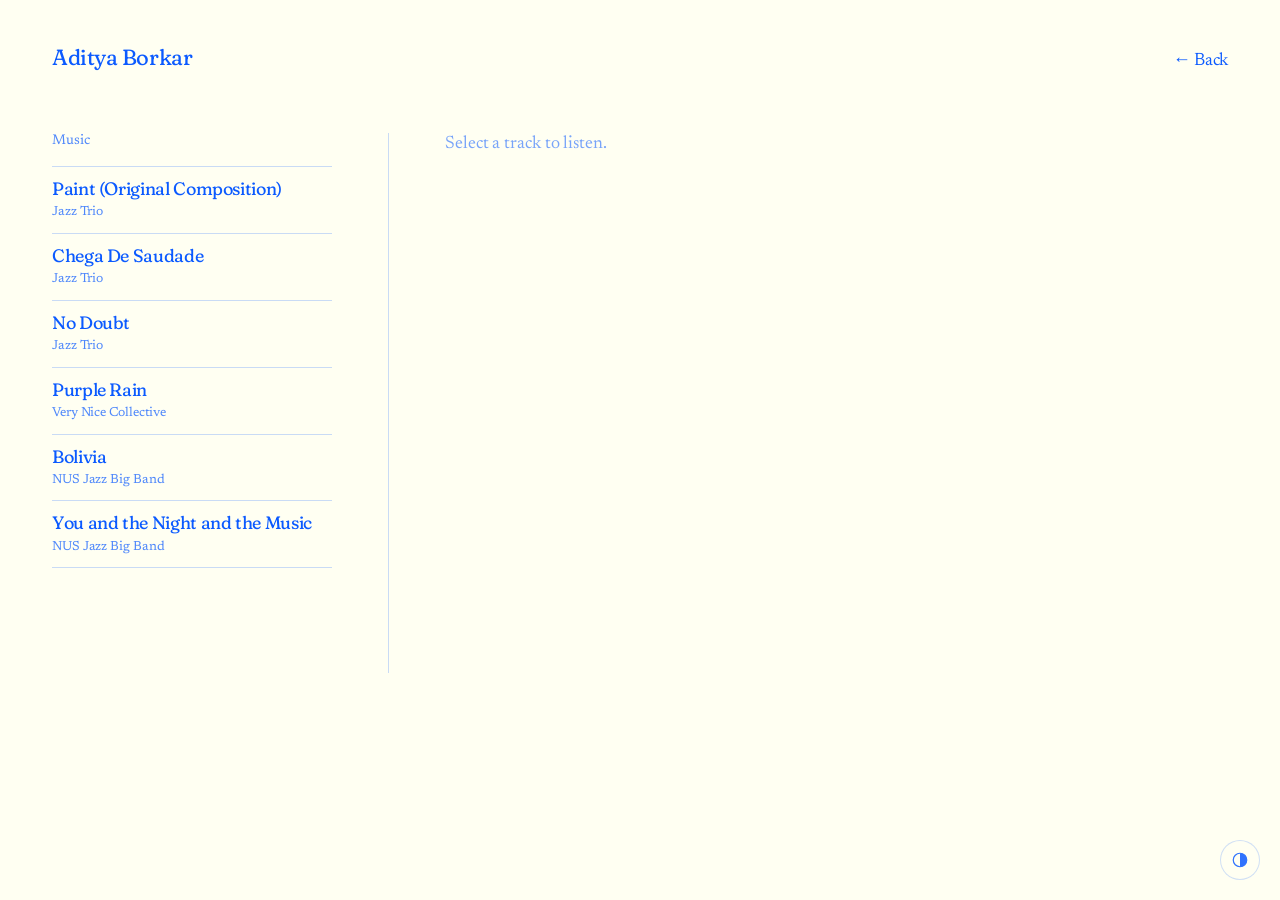
<file: music.html>
<!DOCTYPE html>
<html lang="en">
<head>
  <meta charset="UTF-8" />
  <meta name="viewport" content="width=device-width, initial-scale=1.0" />
  <title>Music — Aditya Borkar</title>
  <link rel="icon" type="image/svg+xml" href="favicon.svg" />
  <meta name="theme-color" content="#fffff2" media="(prefers-color-scheme: light)" />
  <meta name="theme-color" content="#0c0f1d" media="(prefers-color-scheme: dark)" />
  <script>try{var t=localStorage.getItem("theme");if(t==="dark"||t==="light")document.documentElement.setAttribute("data-theme",t)}catch(e){}</script>
  <link rel="preload" href="fonts/Zodiak-Variable.woff2" as="font" type="font/woff2" crossorigin />
  <link rel="canonical" href="https://adityaborkar.art/music.html" />
  <meta name="description" content="Recordings featuring saxophonist Aditya Borkar: original compositions, jazz trio, big band and collective work." />
  <meta property="og:title" content="Music — Aditya Borkar" />
  <meta property="og:description" content="Recordings featuring saxophonist Aditya Borkar: original compositions, jazz trio, big band and collective work." />
  <meta property="og:type" content="website" />
  <meta property="og:url" content="https://adityaborkar.art/music.html" />
  <meta name="twitter:card" content="summary" />
  <style>
    @font-face {
      font-family: 'Zodiak';
      src: url('fonts/Zodiak-Variable.woff2') format('woff2-variations');
      font-weight: 100 900;
      font-style: normal;
      font-display: swap;
    }
    @font-face {
      font-family: 'Zodiak';
      src: url('fonts/Zodiak-VariableItalic.woff2') format('woff2-variations');
      font-weight: 100 900;
      font-style: italic;
      font-display: swap;
    }
  </style>
  <style>
    *, *::before, *::after { box-sizing: border-box; margin: 0; padding: 0; }

    :root {
      --blue: #0b5aff;
      --bg: #fffff2;
      --rule: rgb(var(--blue-rgb) / 0.22);
      --dim: rgb(var(--blue-rgb) / 0.10);
    }

    ::selection { background: rgb(var(--blue-rgb) / 0.15); }
    html, body { width: 100%; min-height: 100%; }

    body {
      background: var(--bg);
      color: var(--blue);
      font-family: 'Zodiak', Georgia, serif;
      font-size: 18px;
      font-weight: 400;
      line-height: 1.25;
      letter-spacing: -0.03em;
      -webkit-font-smoothing: antialiased;
    }

    html.custom-cursor, html.custom-cursor * { cursor: none !important; }
    html:not(.custom-cursor) #cursor { display: none; }

    a { color: inherit; text-decoration: none; }

    /* ── CURSOR ────────────────────────────────────────────── */
    #cursor {
      position: fixed;
      width: 9px; height: 9px;
      border-radius: 50%;
      background: var(--blue);
      opacity: 0.7;
      pointer-events: none;
      z-index: 9999;
      transform: translate(-50%, -50%);
      transition: transform 0.08s ease, opacity 0.15s ease;
    }
    #cursor.hovering { transform: translate(-50%, -50%) scale(2.2); opacity: 0.4; }

    /* ── NAV ───────────────────────────────────────────────── */
    .nav {
      padding: 44px 52px 0;
      display: flex;
      justify-content: space-between;
      align-items: baseline;
    }
    .nav a { font-size: 22px; letter-spacing: -0.3px; transition: opacity 0.15s; }
    .nav a:last-child { font-size: 18px; }
    .nav a:hover { opacity: 0.5; }

    /* ── LAYOUT ────────────────────────────────────────────── */
    .page {
      display: grid;
      grid-template-columns: 1fr 2.5fr;
      padding: 60px 52px 100px;
    }

    /* ── LEFT: index ───────────────────────────────────────── */
    .index-col {
      padding-right: 56px;
      position: sticky;
      top: 60px;
      align-self: start;
    }

    .index-label { font-size: 14px; opacity: 0.5; margin-bottom: 16px; }

    .index-list { list-style: none; }

    .index-item {
      border-top: 1px solid var(--rule);
      padding: 10px 0;
      cursor: pointer;
      transition: opacity 0.15s;
    }
    .index-item:last-child { border-bottom: 1px solid var(--rule); }
    .index-item:hover { opacity: 0.55; }
    .index-item.active .index-title {
      text-decoration: underline;
      text-underline-offset: 4px;
    }
    .index-title { font-size: 18px; letter-spacing: -0.4px; line-height: 1.3; display: block; }
    .index-meta  { font-size: 13px; opacity: 0.55; margin-top: 2px; }

    /* ── RIGHT: player ─────────────────────────────────────── */
    .player-col {
      padding-left: 56px;
      border-left: 1px solid var(--rule);
      min-height: 60vh;
    }

    .empty-state { opacity: 0.3; font-size: 18px; }

    .track { display: none; }
    .track.visible { display: block; animation: fadeIn 0.25s ease; }

    @keyframes fadeIn {
      from { opacity: 0; transform: translateY(6px); }
      to   { opacity: 1; transform: translateY(0); }
    }

    .track-title {
      font-size: 28px;
      font-weight: 400;
      letter-spacing: -0.5px;
      line-height: 1.2;
      margin-bottom: 6px;
    }
    .track-meta {
      font-size: 14px;
      opacity: 0.55;
      margin-bottom: 36px;
      padding-bottom: 28px;
      border-bottom: 1px solid var(--rule);
    }

    /* ── PLAYER CONTROLS ───────────────────────────────────── */
    .player { display: flex; flex-direction: column; gap: 20px; }

    /* progress bar */
    .progress-wrap { display: flex; align-items: center; gap: 14px; }

    .time {
      font-size: 13px;
      opacity: 0.6;
      letter-spacing: 0;
      flex-shrink: 0;
      font-variant-numeric: tabular-nums;
    }

    .progress-bar {
      flex: 1;
      height: 2px;
      background: var(--dim);
      border-radius: 2px;
      position: relative;
      cursor: pointer;
    }
    .progress-fill {
      height: 100%;
      background: var(--blue);
      border-radius: 2px;
      width: 0%;
      position: relative;
      pointer-events: none;
    }
    .progress-fill::after {
      content: '';
      position: absolute;
      right: -5px; top: 50%;
      transform: translateY(-50%);
      width: 10px; height: 10px;
      border-radius: 50%;
      background: var(--blue);
      opacity: 0;
      transition: opacity 0.15s;
    }
    .progress-bar:hover .progress-fill::after { opacity: 1; }

    /* main controls row */
    .controls { display: flex; align-items: center; gap: 24px; flex-wrap: nowrap; }

    .ctrl-btn {
      background: none;
      border: none;
      color: var(--blue);
      cursor: pointer;
      padding: 0;
      display: flex;
      align-items: center;
      opacity: 0.85;
      transition: opacity 0.15s;
      flex-shrink: 0;
    }
    .ctrl-btn:hover { opacity: 0.4; }
    .ctrl-btn svg { width: 22px; height: 22px; fill: currentColor; }
    .btn-play svg { width: 38px; height: 38px; }

    /* volume */
    .volume-wrap {
      display: flex;
      align-items: center;
      gap: 10px;
    }
    .volume-icon { opacity: 0.6; flex-shrink: 0; }
    .volume-icon svg { width: 18px; height: 18px; fill: var(--blue); display: block; }

    .volume-slider {
      -webkit-appearance: none;
      appearance: none;
      width: 100px;
      height: 2px;
      background: var(--dim);
      border-radius: 2px;
      cursor: pointer;
      outline: none;
    }
    .volume-slider::-webkit-slider-thumb {
      -webkit-appearance: none;
      appearance: none;
      width: 12px; height: 12px;
      border-radius: 50%;
      background: var(--blue);
      cursor: pointer;
      transition: transform 0.1s;
    }
    .volume-slider:hover::-webkit-slider-thumb { transform: scale(1.3); }
    .volume-slider::-moz-range-thumb {
      width: 12px; height: 12px;
      border-radius: 50%;
      background: var(--blue);
      border: none;
      cursor: pointer;
    }

    /* speed dropdown */
    .speed-wrap {
      display: flex;
      align-items: center;
      gap: 8px;
      font-size: 14px;
      opacity: 0.75;
      margin-left: auto;
      flex-shrink: 0;
    }
    .speed-label { font-size: 13px; }

    .speed-select {
      -webkit-appearance: none;
      appearance: none;
      background: none;
      border: 1px solid var(--rule);
      color: var(--blue);
      font-family: 'Zodiak', Georgia, serif;
      font-size: 13px;
      letter-spacing: -0.2px;
      padding: 4px 28px 4px 10px;
      cursor: pointer;
      outline: none;
      background-image: url("data:image/svg+xml,%3Csvg xmlns='http://www.w3.org/2000/svg' width='10' height='6' viewBox='0 0 10 6'%3E%3Cpath d='M0 0l5 6 5-6z' fill='%230b5aff' opacity='0.5'/%3E%3C/svg%3E");
      background-repeat: no-repeat;
      background-position: right 8px center;
      transition: opacity 0.15s;
    }
    .speed-select:hover { opacity: 0.6; }
    .speed-select option { background: var(--bg); color: var(--blue); }

    /* ── CREDITS ───────────────────────────────────────────── */
    .credits {
      margin-top: 36px;
      padding-top: 28px;
      border-top: 1px solid var(--rule);
    }

    .credits-label {
      font-size: 13px;
      opacity: 0.5;
      margin-bottom: 14px;
    }

    .credit-row {
      display: flex;
      gap: 24px;
      font-size: 15px;
      line-height: 1.5;
      padding: 5px 0;
      border-top: 1px solid var(--rule);
    }

    .credit-row:last-child { border-bottom: 1px solid var(--rule); }

    .credit-role {
      opacity: 0.5;
      flex-shrink: 0;
      width: 140px;
    }

    .credit-name { letter-spacing: -0.3px; }

    /* ── RESPONSIVE ────────────────────────────────────────── */
    @media (max-width: 860px) {
      .nav { padding: 28px 20px 0; }
      .page { grid-template-columns: 1fr; padding: 36px 20px 80px; }
      .index-col { padding-right: 0; position: static; margin-bottom: 40px; }
      .player-col { padding-left: 0; border-left: none; border-top: 1px solid var(--rule); padding-top: 36px; }
      .controls { flex-wrap: wrap; gap: 16px; }
      .speed-wrap { margin-left: 0; }
      .volume-slider { width: 80px; }
      .track-title { font-size: 22px; }
    }

  </style>
  <link rel="stylesheet" href="theme.css" />
</head>
<body>

  <div id="cursor"></div>

  <nav class="nav">
    <a href="index.html" data-hover>Aditya Borkar</a>
    <a href="index.html" data-hover>← Back</a>
  </nav>

  <div class="page">

    <!-- LEFT: song index
         ─────────────────────────────────────────────────────
         To add a song: copy one <li> and update:
           · data-track — must match the id in TRACKS below
           · data-src   — path to your audio file
           · the title and year text
    ─────────────────────────────────────────────────────── -->
    <aside class="index-col">
      <p class="index-label">Music</p>
      <ul class="index-list" id="index-list">

        <li class="index-item"
            data-track="track-3"
            data-src="audio/paint.mp3"
            data-credit-composer="Aditya Borkar"
            data-credit-arranger="Aditya Borkar"
            data-credit-saxophone="Aditya Borkar"
            data-credit-guitar="Jay Yeo"
            data-credit-bass="Preston Ng"
            data-credit-drums="Daniel Alex Chia"
            data-hover>
          <span class="index-title">Paint (Original Composition)</span>
          <span class="index-meta">Jazz Trio</span>
        </li>

        <li class="index-item"
            data-track="track-1"
            data-src="audio/chega-de-saudade.mp3"
            data-credit-composer="Antônio Carlos Jobim"
            data-credit-arranger="Aditya Borkar"
            data-credit-saxophone="Aditya Borkar"
            data-credit-guitar="Jay Yeo"
            data-credit-bass="Preston Ng"
            data-credit-drums="Daniel Alex Chia"
            data-hover>
          <span class="index-title">Chega De Saudade</span>
          <span class="index-meta">Jazz Trio</span>
        </li>

        <li class="index-item"
            data-track="track-2"
            data-src="audio/no-doubt.mp3"
            data-credit-composer="Braxton Cook"
            data-credit-arranger="Aditya Borkar"
            data-credit-saxophone="Aditya Borkar"
            data-credit-guitar="Jay Yeo"
            data-credit-bass="Preston Ng"
            data-credit-drums="Daniel Alex Chia"
            data-hover>
          <span class="index-title">No Doubt</span>
          <span class="index-meta">Jazz Trio</span>
        </li>

        <li class="index-item"
            data-track="track-6"
            data-src="audio/purple-rain.m4a"
            data-credit-composer="Prince"
            data-credit-arranger="Cory Henry &amp; Jacob Collier"
            data-credit-md-conductor="Preston Ng"
            data-credit-guitar-1="Jay Yeo"
            data-credit-guitar-2="Lee Jia Kang"
            data-credit-violin-1="Keith Ong"
            data-credit-violin-2="Chloe Chee"
            data-credit-viola="Jonan Tan"
            data-credit-cello="Isaac Lim"
            data-credit-alto-sax="Aditya Borkar"
            data-credit-tenor-sax="Timothy Tan"
            data-credit-trumpet="Leon Kong"
            data-credit-keyboards="Jordan Say"
            data-credit-bass="Philip Heng"
            data-credit-drums="Wen Han Chen"
            data-credit-vox-1="Kei Reyes"
            data-credit-vox-2="Dawn Yap"
            data-credit-vox-3="Atheena Rajesh"
            data-credit-mix-master="Julian Oeni"
            data-hover>
          <span class="index-title">Purple Rain</span>
          <span class="index-meta">Very Nice Collective</span>
        </li>

        <li class="index-item"
            data-track="track-5"
            data-src="audio/bolivia.m4a"
            data-credit-composer="Cedar Walton"
            data-credit-arranger="Nigel Teh"
            data-credit-saxophone="Aditya Borkar"
            data-credit-trumpet="Leong Lok Wai Xavier, Leon Kong"
            data-credit-guitar="Nigel Teh"
            data-credit-bass="Richmond Lip"
            data-credit-drums="Tristan Seow"
            data-hover>
          <span class="index-title">Bolivia</span>
          <span class="index-meta">NUS Jazz Big Band</span>
        </li>

        <li class="index-item"
            data-track="track-4"
            data-src="audio/you-and-the-night.m4a"
            data-credit-composer="Arthur Schwartz &amp; Howard Dietz"
            data-credit-arranger="Nigel Teh"
            data-credit-saxophone="Aditya Borkar"
            data-credit-trumpet="Leong Lok Wai Xavier, Leon Kong"
            data-credit-guitar="Nigel Teh"
            data-credit-bass="Richmond Lip"
            data-credit-drums="Tristan Seow"
            data-hover>
          <span class="index-title">You and the Night and the Music</span>
          <span class="index-meta">NUS Jazz Big Band</span>
        </li>

      </ul>
    </aside>

    <!-- RIGHT: player (panels injected by JS) -->
    <main class="player-col" id="player-col">
      <p class="empty-state" id="empty-state">Select a track to listen.</p>
      <audio id="audio" preload="metadata"></audio>
    </main>
  </div>

  <script>
    // ── Cursor + trail ─────────────────────────────────────────
    // (cursor is handled by site.js)

    // ── Helpers ────────────────────────────────────────────────
    function fmt(s) {
      if (!s || isNaN(s)) return '0:00';
      const m = Math.floor(s / 60);
      return `${m}:${Math.floor(s % 60).toString().padStart(2,'0')}`;
    }

    function svg(path, extra = '') {
      return `<svg viewBox="0 0 24 24" ${extra} fill="currentColor"><path d="${path}"/></svg>`;
    }

    // ── Build player panel HTML ────────────────────────────────
    function makePanel(id, title, meta, credits) {
      const speedOptions = [0.25, 0.5, 0.75, 1, 1.25, 1.5, 2]
        .map(s => `<option value="${s}"${s === 1 ? ' selected' : ''}>${s}×</option>`)
        .join('');

      const creditRows = credits.map(({ role, name }) =>
        `<div class="credit-row">
          <span class="credit-role">${role}</span>
          <span class="credit-name">${name}</span>
        </div>`
      ).join('');

      const creditsBlock = creditRows ? `
        <div class="credits">
          <p class="credits-label">Credits</p>
          ${creditRows}
        </div>` : '';

      return `
        <div class="track" id="${id}">
          <h1 class="track-title">${title}</h1>
          <p class="track-meta">${meta}</p>
          <div class="player">

            <div class="progress-wrap">
              <span class="time current">0:00</span>
              <div class="progress-bar">
                <div class="progress-fill"></div>
              </div>
              <span class="time duration">0:00</span>
            </div>

            <div class="controls">
              <button class="ctrl-btn btn-back" title="−10 seconds" aria-label="−10 seconds">
                ${svg('M12 5V1L7 6l5 5V7c3.31 0 6 2.69 6 6s-2.69 6-6 6-6-2.69-6-6H4c0 4.42 3.58 8 8 8s8-3.58 8-8-3.58-8-8-8z')}
              </button>

              <button class="ctrl-btn btn-play" title="Play / Pause" aria-label="Play / Pause">
                ${svg('M8 5v14l11-7z', 'class="icon-play"')}
                ${svg('M6 19h4V5H6v14zm8-14v14h4V5h-4z', 'class="icon-pause" style="display:none"')}
              </button>

              <button class="ctrl-btn btn-fwd" title="+10 seconds" aria-label="+10 seconds">
                ${svg('M12 5V1l5 5-5 5V7c-3.31 0-6 2.69-6 6s2.69 6 6 6 6-2.69 6-6h2c0 4.42-3.58 8-8 8s-8-3.58-8-8 3.58-8 8-8z')}
              </button>

              <div class="volume-wrap">
                <span class="volume-icon">
                  ${svg('M3 9v6h4l5 5V4L7 9H3zm13.5 3c0-1.77-1.02-3.29-2.5-4.03v8.05c1.48-.73 2.5-2.25 2.5-4.02z')}
                </span>
                <input class="volume-slider" type="range" min="0" max="1" step="0.01" value="1" title="Volume" aria-label="Volume" />
              </div>

              <div class="speed-wrap">
                <span class="speed-label">Speed</span>
                <select class="speed-select" title="Playback speed" aria-label="Playback speed">
                  ${speedOptions}
                </select>
              </div>
            </div>

          </div>
          ${creditsBlock}
        </div>`;
    }

    // ── Inject panels from index items ─────────────────────────
    const playerCol  = document.getElementById('player-col');
    const audio      = document.getElementById('audio');
    const indexItems = document.querySelectorAll('.index-item');
    const empty      = document.getElementById('empty-state');

    indexItems.forEach(item => {
      const id    = item.dataset.track;
      const title = item.querySelector('.index-title').textContent;
      const meta  = item.querySelector('.index-meta').textContent;

      // collect all data-credit-* attributes into [{role, name}]
      const credits = Object.entries(item.dataset)
        .filter(([key]) => key.startsWith('credit'))
        .map(([key, name]) => ({
          role: key.replace('credit', '').replace(/([A-Z])/g, ' $1').trim(),
          name
        }));

      playerCol.insertAdjacentHTML('beforeend', makePanel(id, title, meta, credits));
    });

    // ── Wire up each panel ─────────────────────────────────────
    let activePanel = null;

    document.querySelectorAll('.track').forEach(panel => {
      const playBtn   = panel.querySelector('.btn-play');
      const playIcon  = panel.querySelector('.icon-play');
      const pauseIcon = panel.querySelector('.icon-pause');
      const backBtn   = panel.querySelector('.btn-back');
      const fwdBtn    = panel.querySelector('.btn-fwd');
      const bar       = panel.querySelector('.progress-bar');
      const fill      = panel.querySelector('.progress-fill');
      const curEl     = panel.querySelector('.time.current');
      const durEl     = panel.querySelector('.time.duration');
      const volSlider = panel.querySelector('.volume-slider');
      const speedSel  = panel.querySelector('.speed-select');


      playBtn.addEventListener('click', () => audio.paused ? audio.play() : audio.pause());
      backBtn.addEventListener('click', () => { audio.currentTime = Math.max(0, audio.currentTime - 10); });
      fwdBtn.addEventListener('click',  () => { audio.currentTime = Math.min(audio.duration || 0, audio.currentTime + 10); });

      volSlider.addEventListener('input', () => { audio.volume = volSlider.value; });
      speedSel.addEventListener('change', () => { audio.playbackRate = parseFloat(speedSel.value); });

      bar.addEventListener('click', e => {
        const rect = bar.getBoundingClientRect();
        audio.currentTime = ((e.clientX - rect.left) / rect.width) * (audio.duration || 0);
      });

      function syncUI() {
        if (activePanel !== panel) return;
        const pct = audio.duration ? (audio.currentTime / audio.duration) * 100 : 0;
        fill.style.width    = pct + '%';
        curEl.textContent   = fmt(audio.currentTime);
        durEl.textContent   = fmt(audio.duration);
        playIcon.style.display  = audio.paused ? '' : 'none';
        pauseIcon.style.display = audio.paused ? 'none' : '';
      }

      ['timeupdate','durationchange','play','pause','ended'].forEach(ev =>
        audio.addEventListener(ev, syncUI)
      );
    });

    // ── Index click ────────────────────────────────────────────
    indexItems.forEach(item => {
      item.addEventListener('click', () => {
        indexItems.forEach(i => i.classList.remove('active'));
        item.classList.add('active');

        document.querySelectorAll('.track').forEach(t => t.classList.remove('visible'));
        empty.style.display = 'none';

        const panel = document.getElementById(item.dataset.track);
        if (!panel) return;
        panel.classList.add('visible');
        activePanel = panel;

        // reset controls to defaults
        panel.querySelector('.volume-slider').value = audio.volume;
        panel.querySelector('.speed-select').value  = '1';

        audio.pause();
        audio.src = item.dataset.src;
        audio.playbackRate = 1;
        audio.load();
        audio.play().catch(() => {});

        // On mobile the player sits below the list: bring it into view
        if (window.innerWidth <= 860) {
          panel.scrollIntoView({ behavior: 'smooth', block: 'start' });
        }
      });
    });

    document.addEventListener('keydown', e => {
      if (e.code === 'Space' && e.target.tagName !== 'INPUT' && e.target.tagName !== 'SELECT') {
        e.preventDefault();
        audio.paused ? audio.play() : audio.pause();
      }
    });
  </script>

  <script src="site.js" defer></script>
</body>
</html>
</file>
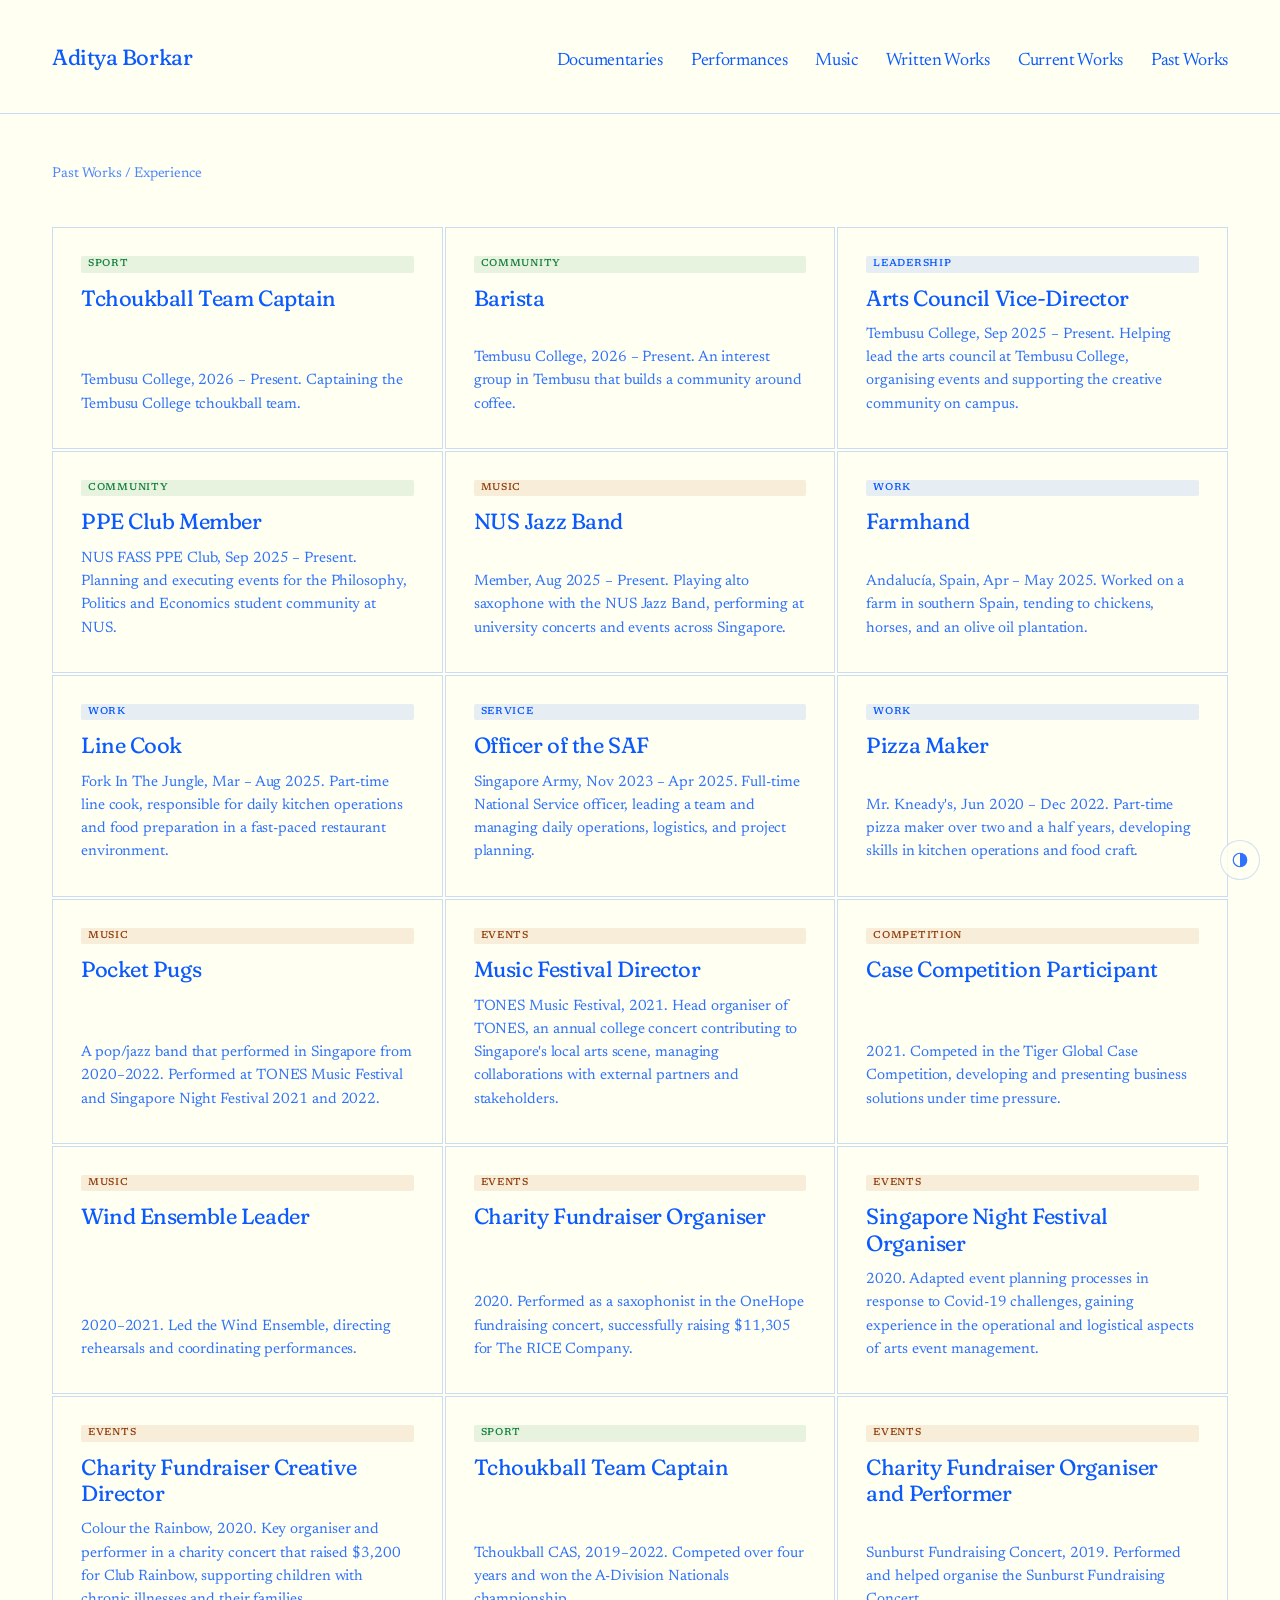
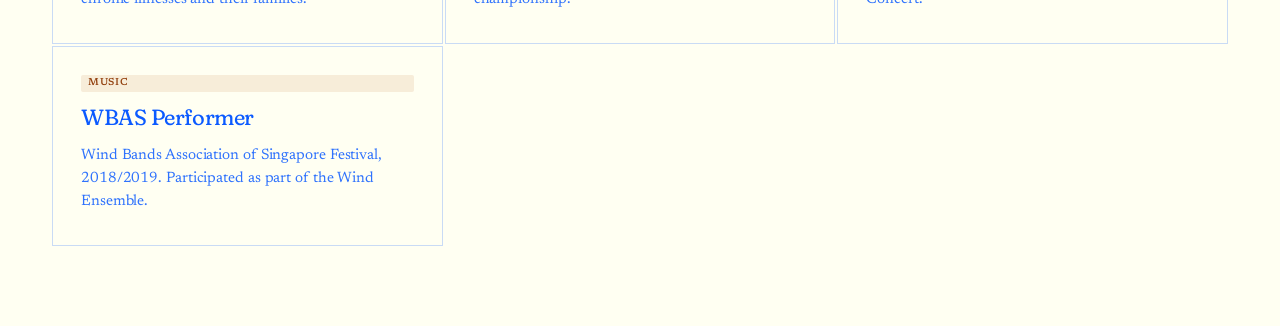
<file: past-works.html>
<!DOCTYPE html>
<html lang="en">
<head>
  <meta charset="UTF-8" />
  <meta name="viewport" content="width=device-width, initial-scale=1.0" />
  <title>Past Works / Experience — Aditya Borkar</title>
  <link rel="icon" type="image/svg+xml" href="favicon.svg" />
  <meta name="theme-color" content="#fffff2" media="(prefers-color-scheme: light)" />
  <meta name="theme-color" content="#0c0f1d" media="(prefers-color-scheme: dark)" />
  <script>try{var t=localStorage.getItem("theme");if(t==="dark"||t==="light")document.documentElement.setAttribute("data-theme",t)}catch(e){}</script>
  <link rel="preload" href="fonts/Zodiak-Variable.woff2" as="font" type="font/woff2" crossorigin />
  <link rel="canonical" href="https://adityaborkar.art/past-works.html" />
  <meta name="description" content="Past work and experience of Aditya Borkar across music, leadership, community and sport." />
  <meta property="og:title" content="Past Works / Experience — Aditya Borkar" />
  <meta property="og:description" content="Past work and experience of Aditya Borkar across music, leadership, community and sport." />
  <meta property="og:type" content="website" />
  <meta property="og:url" content="https://adityaborkar.art/past-works.html" />
  <meta name="twitter:card" content="summary" />
  <style>
    @font-face {
      font-family: 'Zodiak';
      src: url('fonts/Zodiak-Variable.woff2') format('woff2-variations');
      font-weight: 100 900;
      font-style: normal;
      font-display: swap;
    }
    @font-face {
      font-family: 'Zodiak';
      src: url('fonts/Zodiak-VariableItalic.woff2') format('woff2-variations');
      font-weight: 100 900;
      font-style: italic;
      font-display: swap;
    }
  </style>
  <style>
    *, *::before, *::after {
      box-sizing: border-box;
      margin: 0;
      padding: 0;
    }

    :root {
      --blue: #0b5aff;
      --bg: #fffff2;
      --rule: rgb(var(--blue-rgb) / 0.22);
    }

    ::selection { background: rgb(var(--blue-rgb) / 0.15); }

    html, body {
      width: 100%;
      min-height: 100%;
    }

    body {
      background: var(--bg);
      color: var(--blue);
      font-family: 'Zodiak', Georgia, serif;
      font-size: 18px;
      font-weight: 400;
      line-height: 1.25;
      letter-spacing: -0.03em;
      -webkit-font-smoothing: antialiased;
    }

    html.custom-cursor, html.custom-cursor * { cursor: none !important; }
    html:not(.custom-cursor) #cursor { display: none; }

    a { color: inherit; text-decoration: none; }

    /* ── CUSTOM CURSOR ─────────────────────────────────────── */
    #cursor {
      position: fixed;
      width: 9px;
      height: 9px;
      border-radius: 50%;
      background: var(--blue);
      opacity: 0.7;
      pointer-events: none;
      z-index: 9999;
      transform: translate(-50%, -50%);
      transition: transform 0.08s ease, opacity 0.15s ease;
      will-change: transform;
    }

    #cursor.hovering {
      transform: translate(-50%, -50%) scale(2.2);
      opacity: 0.4;
    }

    /* ── NAV ───────────────────────────────────────────────── */
    .nav {
      display: flex;
      justify-content: space-between;
      align-items: baseline;
      padding: 44px 52px 40px;
      border-bottom: 1px solid var(--rule);
    }

    .nav-name {
      font-size: 22px;
      font-weight: 400;
      letter-spacing: -0.3px;
    }

    .nav-links {
      display: flex;
      gap: 28px;
    }

    .nav-links a {
      font-size: 18px;
      letter-spacing: -0.3px;
      transition: opacity 0.15s;
    }

    .nav-links a:hover { opacity: 0.5; }

    /* ── PAGE LAYOUT ───────────────────────────────────────── */
    .page {
      padding: 52px 52px 80px;
    }

    .page-header {
      display: flex;
      align-items: baseline;
      justify-content: space-between;
      margin-bottom: 44px;
    }

    .page-title {
      font-size: 14px;
      opacity: 0.5;
    }

    /* ── NOTEBOOK GRID ─────────────────────────────────────── */
    .notebook-grid {
      display: grid;
      grid-template-columns: repeat(3, 1fr);
      gap: 2px;
    }

    .notebook-card {
      border: 1px solid var(--rule);
      padding: 28px 28px 32px;
      min-height: 200px;
      display: flex;
      flex-direction: column;
      gap: 12px;
      transition: background 0.15s;
    }

    .notebook-card:hover {
      background: rgb(var(--blue-rgb) / 0.03);
    }

    .card-tag {
      font-size: 11px;
      letter-spacing: 0.08em;
      text-transform: uppercase;
      opacity: 0.4; /* overridden by pill styles below */
    }

    .card-title {
      font-size: 22px;
      font-weight: 500;
      line-height: 1.2;
      letter-spacing: -0.4px;
    }

    .card-body {
      font-size: 15px;
      line-height: 1.55;
      opacity: 0.75;
      margin-top: auto;
    }

    /* Empty card placeholder */
    .notebook-card.empty {
      border-style: dashed;
      opacity: 0.3;
      align-items: center;
      justify-content: center;
    }

    .notebook-card.empty::after {
      content: '+';
      font-size: 24px;
      opacity: 0.4;
    }

    /* ── CATEGORY PILL TAGS ────────────────────────────────── */
    .card-tag {
      display: inline-block;
      font-size: 10px;
      letter-spacing: 0.07em;
      text-transform: uppercase;
      font-weight: 500;
      padding: 2px 7px;
      border-radius: 2px;
      opacity: 1;
    }

    /* 3-group palette: Professional / Creative / Active */
    [data-category="work"] .card-tag,
    [data-category="service"] .card-tag,
    [data-category="leadership"] .card-tag  { background: var(--tag-blue-bg);  color: var(--tag-blue); }

    [data-category="music"] .card-tag,
    [data-category="events"] .card-tag,
    [data-category="competition"] .card-tag { background: var(--tag-amber-bg); color: var(--tag-amber); }

    [data-category="sport"] .card-tag,
    [data-category="community"] .card-tag   { background: var(--tag-green-bg); color: var(--tag-green); }

    @media (max-width: 860px) {
      .nav { padding: 28px 20px 20px; flex-wrap: wrap; gap: 12px; }
      .nav-links { gap: 16px; flex-wrap: wrap; }
      .nav-links a { font-size: 15px; }
      .page { padding: 36px 20px 60px; }
      .notebook-grid { grid-template-columns: 1fr; }
      .card-title { font-size: 19px; }
    }

  </style>
  <link rel="stylesheet" href="theme.css" />
</head>
<body>

  <div id="cursor"></div>

  <!-- ── NAV ──────────────────────────────────────────────────── -->
  <nav class="nav">
    <a class="nav-name" href="index.html" data-hover>Aditya Borkar</a>
    <div class="nav-links">
      <a href="documentaries.html" data-hover>Documentaries</a>
      <a href="performances.html" data-hover>Performances</a>
      <a href="music.html" data-hover>Music</a>
      <a href="written-works.html" data-hover>Written Works</a>
      <a href="current-works.html" data-hover>Current Works</a>
      <a href="past-works.html" data-hover aria-current="page">Past Works</a>
    </div>
  </nav>

  <!-- ── MAIN ─────────────────────────────────────────────────── -->
  <div class="page">

    <div class="page-header">
      <p class="page-title">Past Works / Experience</p>
    </div>

    <!-- ── NOTEBOOK GRID ──────────────────────────────────────────
         To add a card: duplicate a .notebook-card block and fill in
         .card-tag (category), .card-title, and .card-body (description).
         To remove placeholder empties, delete .notebook-card.empty blocks.
    ──────────────────────────────────────────────────────────── -->
    <div class="notebook-grid">

      <div class="notebook-card" data-category="sport">
        <span class="card-tag">Sport</span>
        <p class="card-title">Tchoukball Team Captain</p>
        <p class="card-body">Tembusu College, 2026 – Present. Captaining the Tembusu College tchoukball team.</p>
      </div>

      <div class="notebook-card" data-category="community">
        <span class="card-tag">Community</span>
        <p class="card-title">Barista</p>
        <p class="card-body">Tembusu College, 2026 – Present. An interest group in Tembusu that builds a community around coffee.</p>
      </div>

      <div class="notebook-card" data-category="leadership">
        <span class="card-tag">Leadership</span>
        <p class="card-title">Arts Council Vice-Director</p>
        <p class="card-body">Tembusu College, Sep 2025 – Present. Helping lead the arts council at Tembusu College, organising events and supporting the creative community on campus.</p>
      </div>

      <div class="notebook-card" data-category="community">
        <span class="card-tag">Community</span>
        <p class="card-title">PPE Club Member</p>
        <p class="card-body">NUS FASS PPE Club, Sep 2025 – Present. Planning and executing events for the Philosophy, Politics and Economics student community at NUS.</p>
      </div>

      <div class="notebook-card" data-category="music">
        <span class="card-tag">Music</span>
        <p class="card-title">NUS Jazz Band</p>
        <p class="card-body">Member, Aug 2025 – Present. Playing alto saxophone with the NUS Jazz Band, performing at university concerts and events across Singapore.</p>
      </div>

      <div class="notebook-card" data-category="work">
        <span class="card-tag">Work</span>
        <p class="card-title">Farmhand</p>
        <p class="card-body">Andalucía, Spain, Apr – May 2025. Worked on a farm in southern Spain, tending to chickens, horses, and an olive oil plantation.</p>
      </div>

      <div class="notebook-card" data-category="work">
        <span class="card-tag">Work</span>
        <p class="card-title">Line Cook</p>
        <p class="card-body">Fork In The Jungle, Mar – Aug 2025. Part-time line cook, responsible for daily kitchen operations and food preparation in a fast-paced restaurant environment.</p>
      </div>

      <div class="notebook-card" data-category="service">
        <span class="card-tag">Service</span>
        <p class="card-title">Officer of the SAF</p>
        <p class="card-body">Singapore Army, Nov 2023 – Apr 2025. Full-time National Service officer, leading a team and managing daily operations, logistics, and project planning.</p>
      </div>

      <div class="notebook-card" data-category="work">
        <span class="card-tag">Work</span>
        <p class="card-title">Pizza Maker</p>
        <p class="card-body">Mr. Kneady's, Jun 2020 – Dec 2022. Part-time pizza maker over two and a half years, developing skills in kitchen operations and food craft.</p>
      </div>

      <div class="notebook-card" data-category="music">
        <span class="card-tag">Music</span>
        <p class="card-title">Pocket Pugs</p>
        <p class="card-body">A pop/jazz band that performed in Singapore from 2020–2022. Performed at TONES Music Festival and Singapore Night Festival 2021 and 2022.</p>
      </div>

      <div class="notebook-card" data-category="events">
        <span class="card-tag">Events</span>
        <p class="card-title">Music Festival Director</p>
        <p class="card-body">TONES Music Festival, 2021. Head organiser of TONES, an annual college concert contributing to Singapore's local arts scene, managing collaborations with external partners and stakeholders.</p>
      </div>

      <div class="notebook-card" data-category="competition">
        <span class="card-tag">Competition</span>
        <p class="card-title">Case Competition Participant</p>
        <p class="card-body">2021. Competed in the Tiger Global Case Competition, developing and presenting business solutions under time pressure.</p>
      </div>

      <div class="notebook-card" data-category="music">
        <span class="card-tag">Music</span>
        <p class="card-title">Wind Ensemble Leader</p>
        <p class="card-body">2020–2021. Led the Wind Ensemble, directing rehearsals and coordinating performances.</p>
      </div>

      <div class="notebook-card" data-category="events">
        <span class="card-tag">Events</span>
        <p class="card-title">Charity Fundraiser Organiser</p>
        <p class="card-body">2020. Performed as a saxophonist in the OneHope fundraising concert, successfully raising $11,305 for The RICE Company.</p>
      </div>

      <div class="notebook-card" data-category="events">
        <span class="card-tag">Events</span>
        <p class="card-title">Singapore Night Festival Organiser</p>
        <p class="card-body">2020. Adapted event planning processes in response to Covid-19 challenges, gaining experience in the operational and logistical aspects of arts event management.</p>
      </div>

      <div class="notebook-card" data-category="events">
        <span class="card-tag">Events</span>
        <p class="card-title">Charity Fundraiser Creative Director</p>
        <p class="card-body">Colour the Rainbow, 2020. Key organiser and performer in a charity concert that raised $3,200 for Club Rainbow, supporting children with chronic illnesses and their families.</p>
      </div>

      <div class="notebook-card" data-category="sport">
        <span class="card-tag">Sport</span>
        <p class="card-title">Tchoukball Team Captain</p>
        <p class="card-body">Tchoukball CAS, 2019–2022. Competed over four years and won the A-Division Nationals championship.</p>
      </div>

      <div class="notebook-card" data-category="events">
        <span class="card-tag">Events</span>
        <p class="card-title">Charity Fundraiser Organiser and Performer</p>
        <p class="card-body">Sunburst Fundraising Concert, 2019. Performed and helped organise the Sunburst Fundraising Concert.</p>
      </div>

      <div class="notebook-card" data-category="music">
        <span class="card-tag">Music</span>
        <p class="card-title">WBAS Performer</p>
        <p class="card-body">Wind Bands Association of Singapore Festival, 2018/2019. Participated as part of the Wind Ensemble.</p>
      </div>

    </div>
  </div>

  <script src="site.js" defer></script>
</body>
</html>
</file>
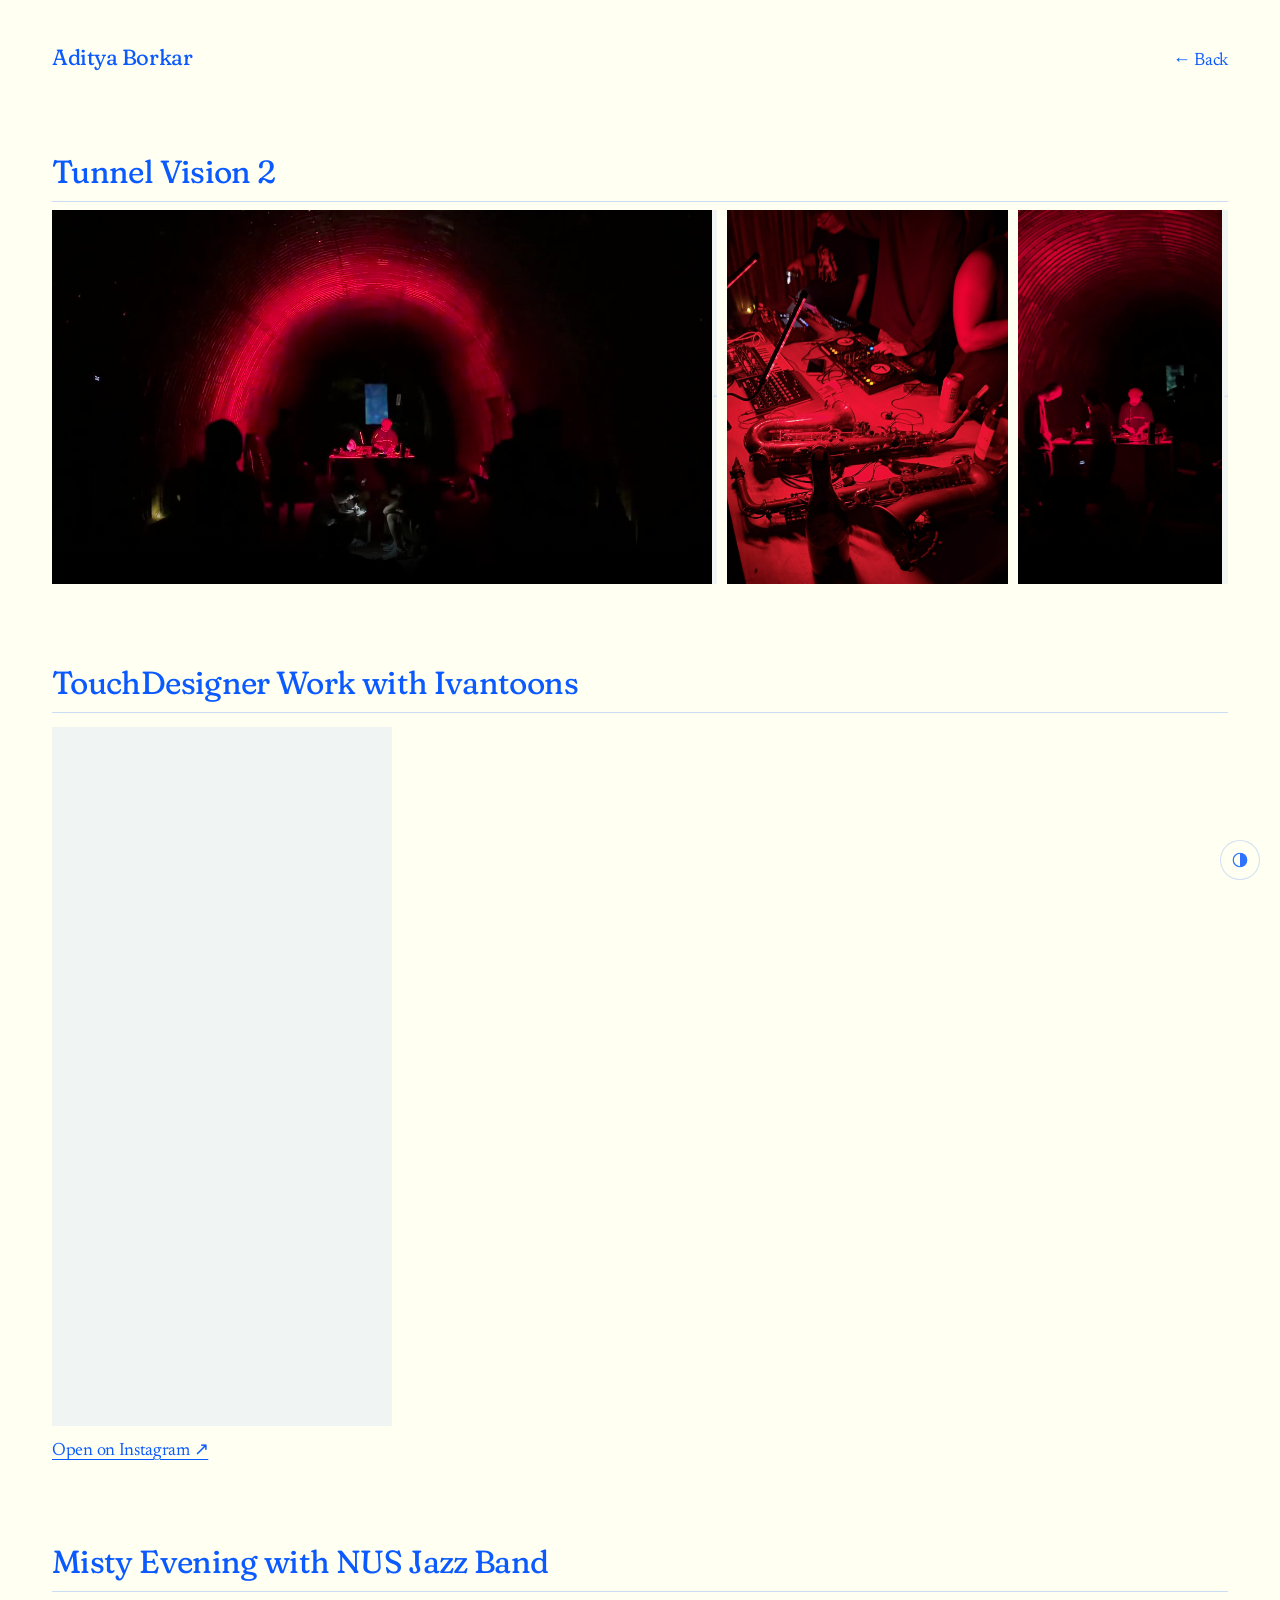
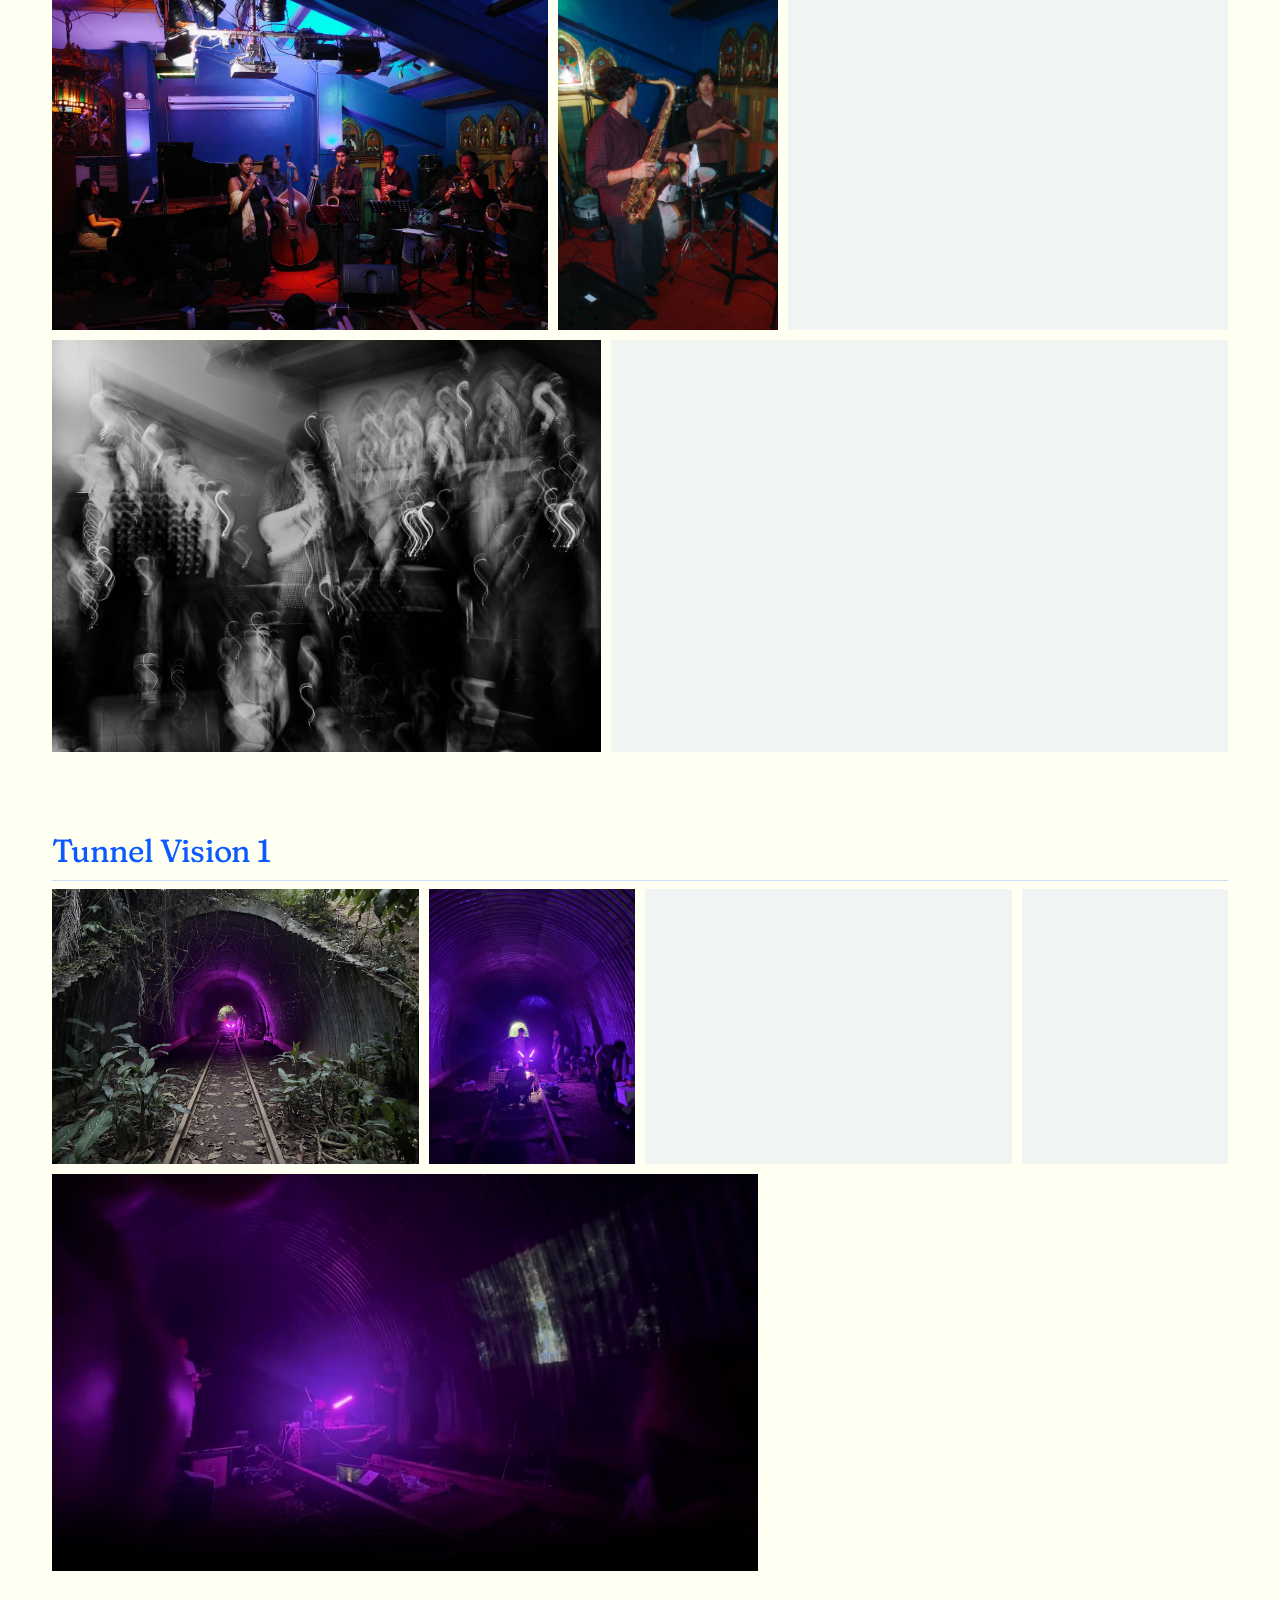
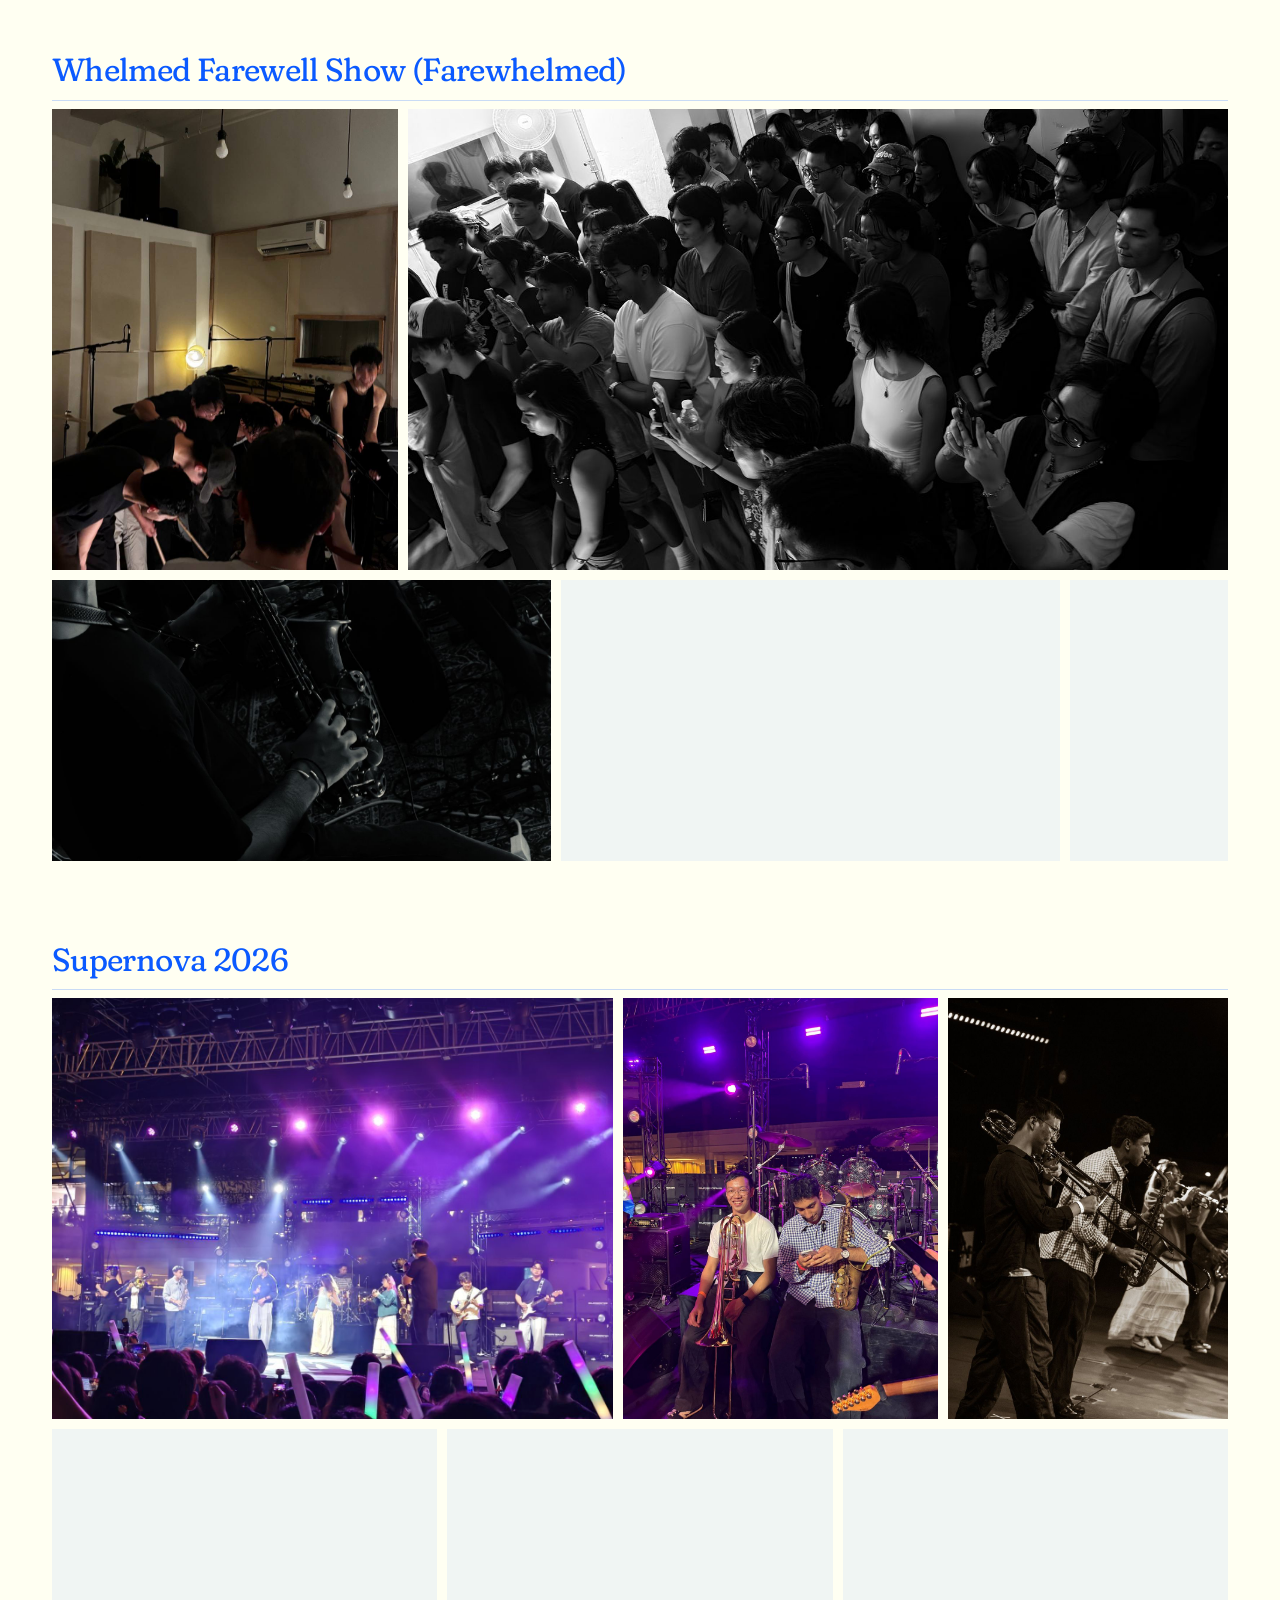
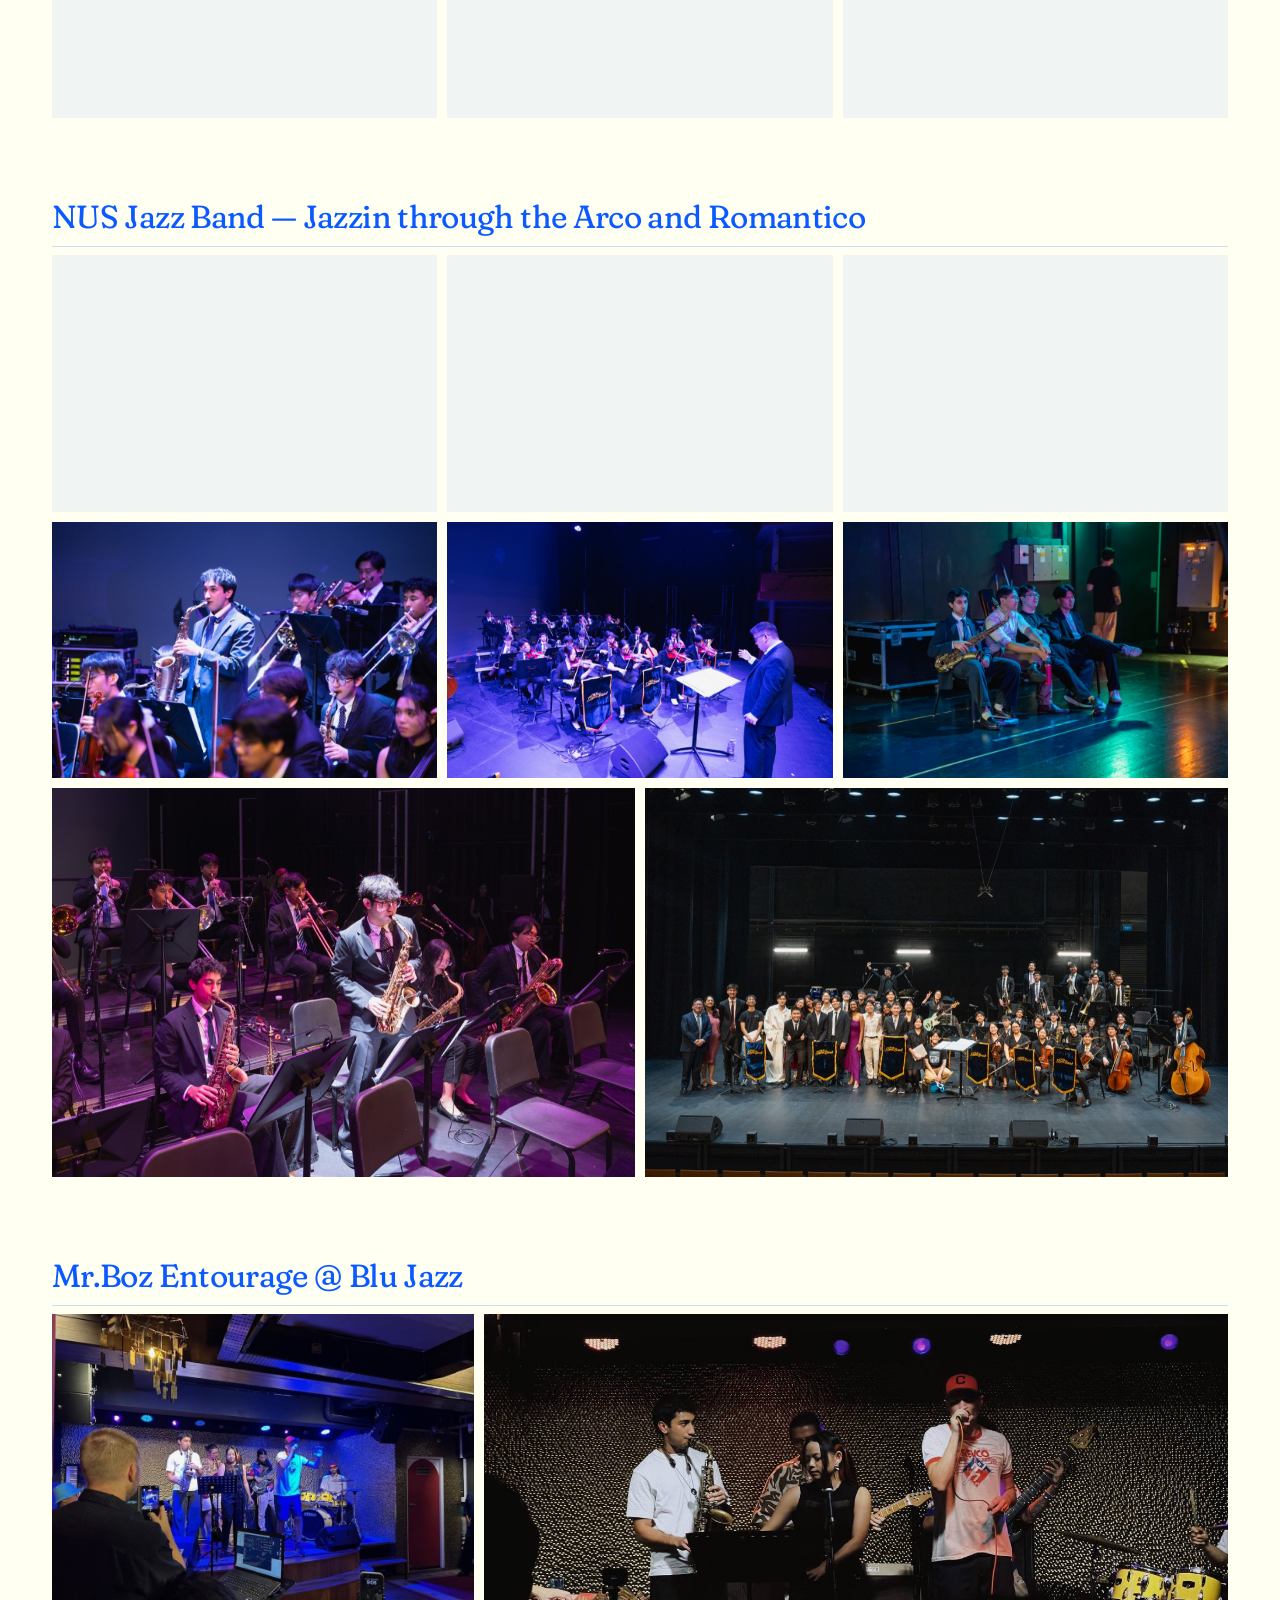
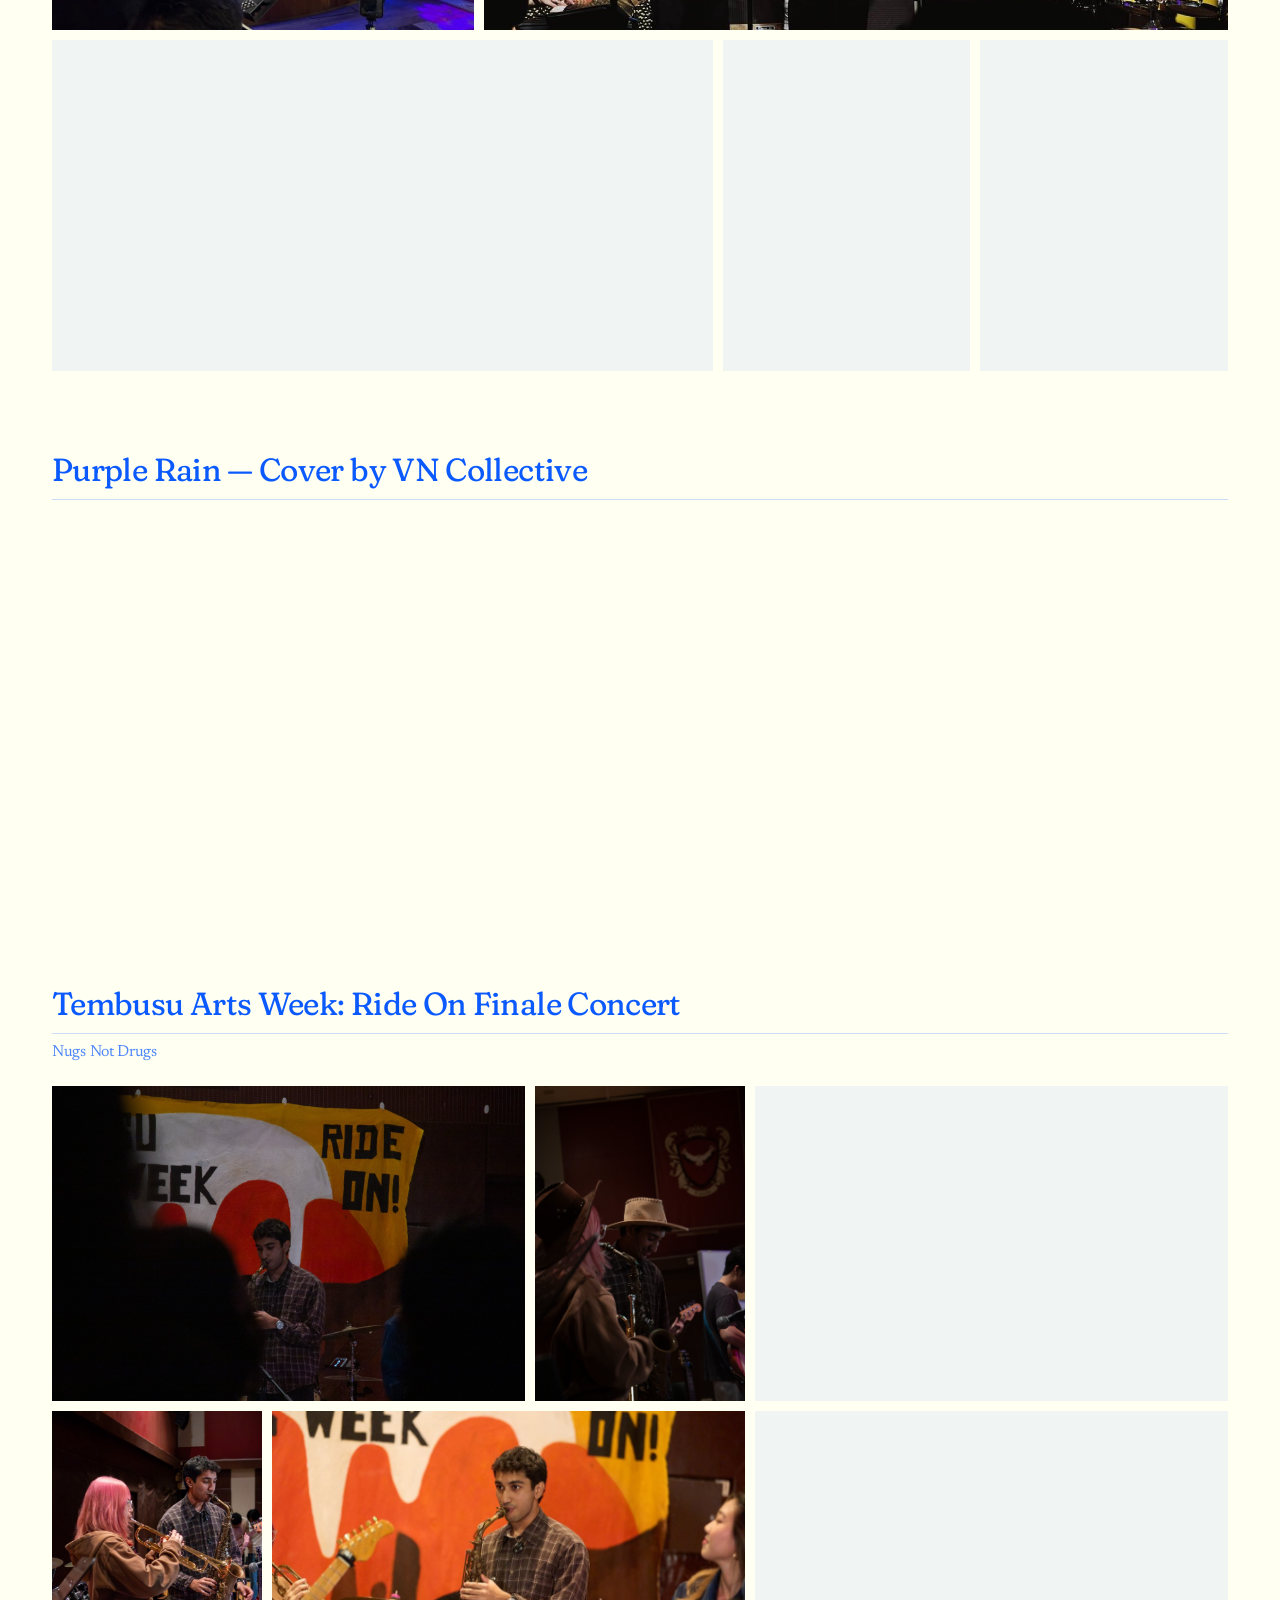
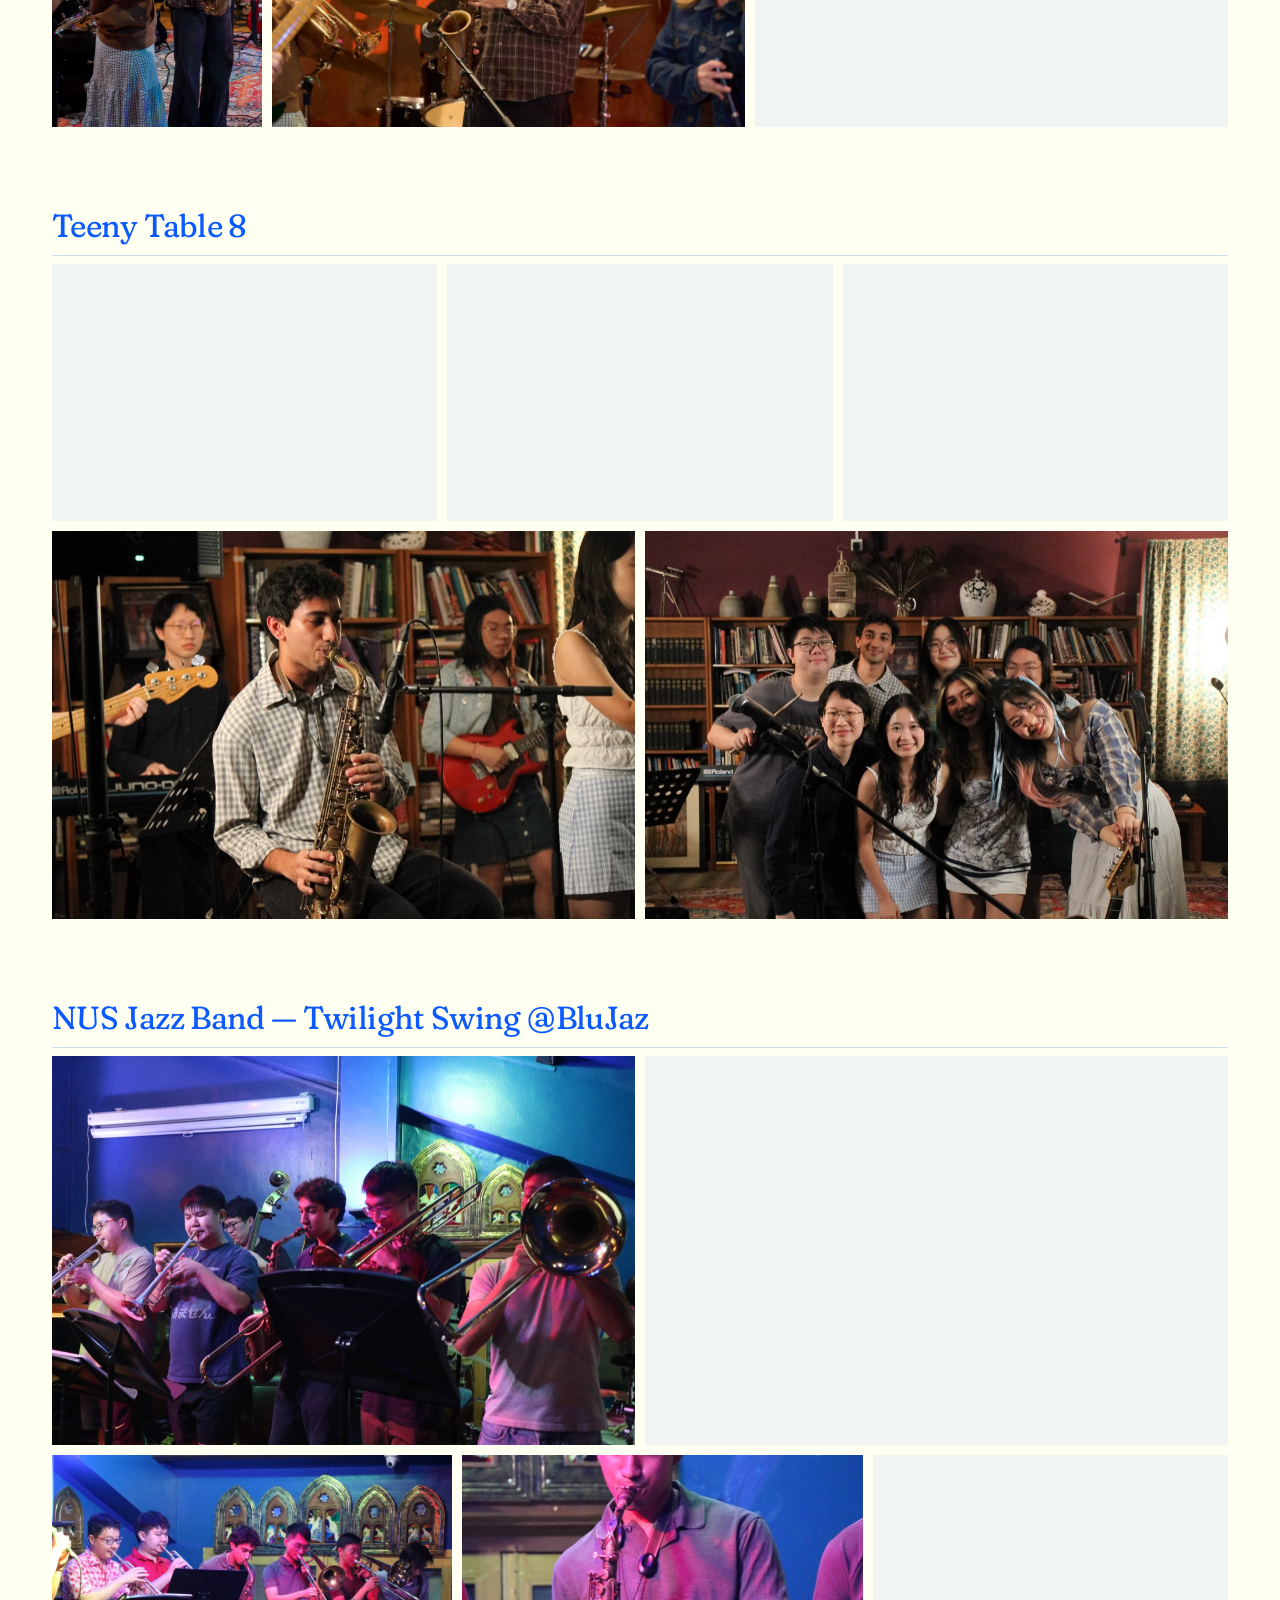
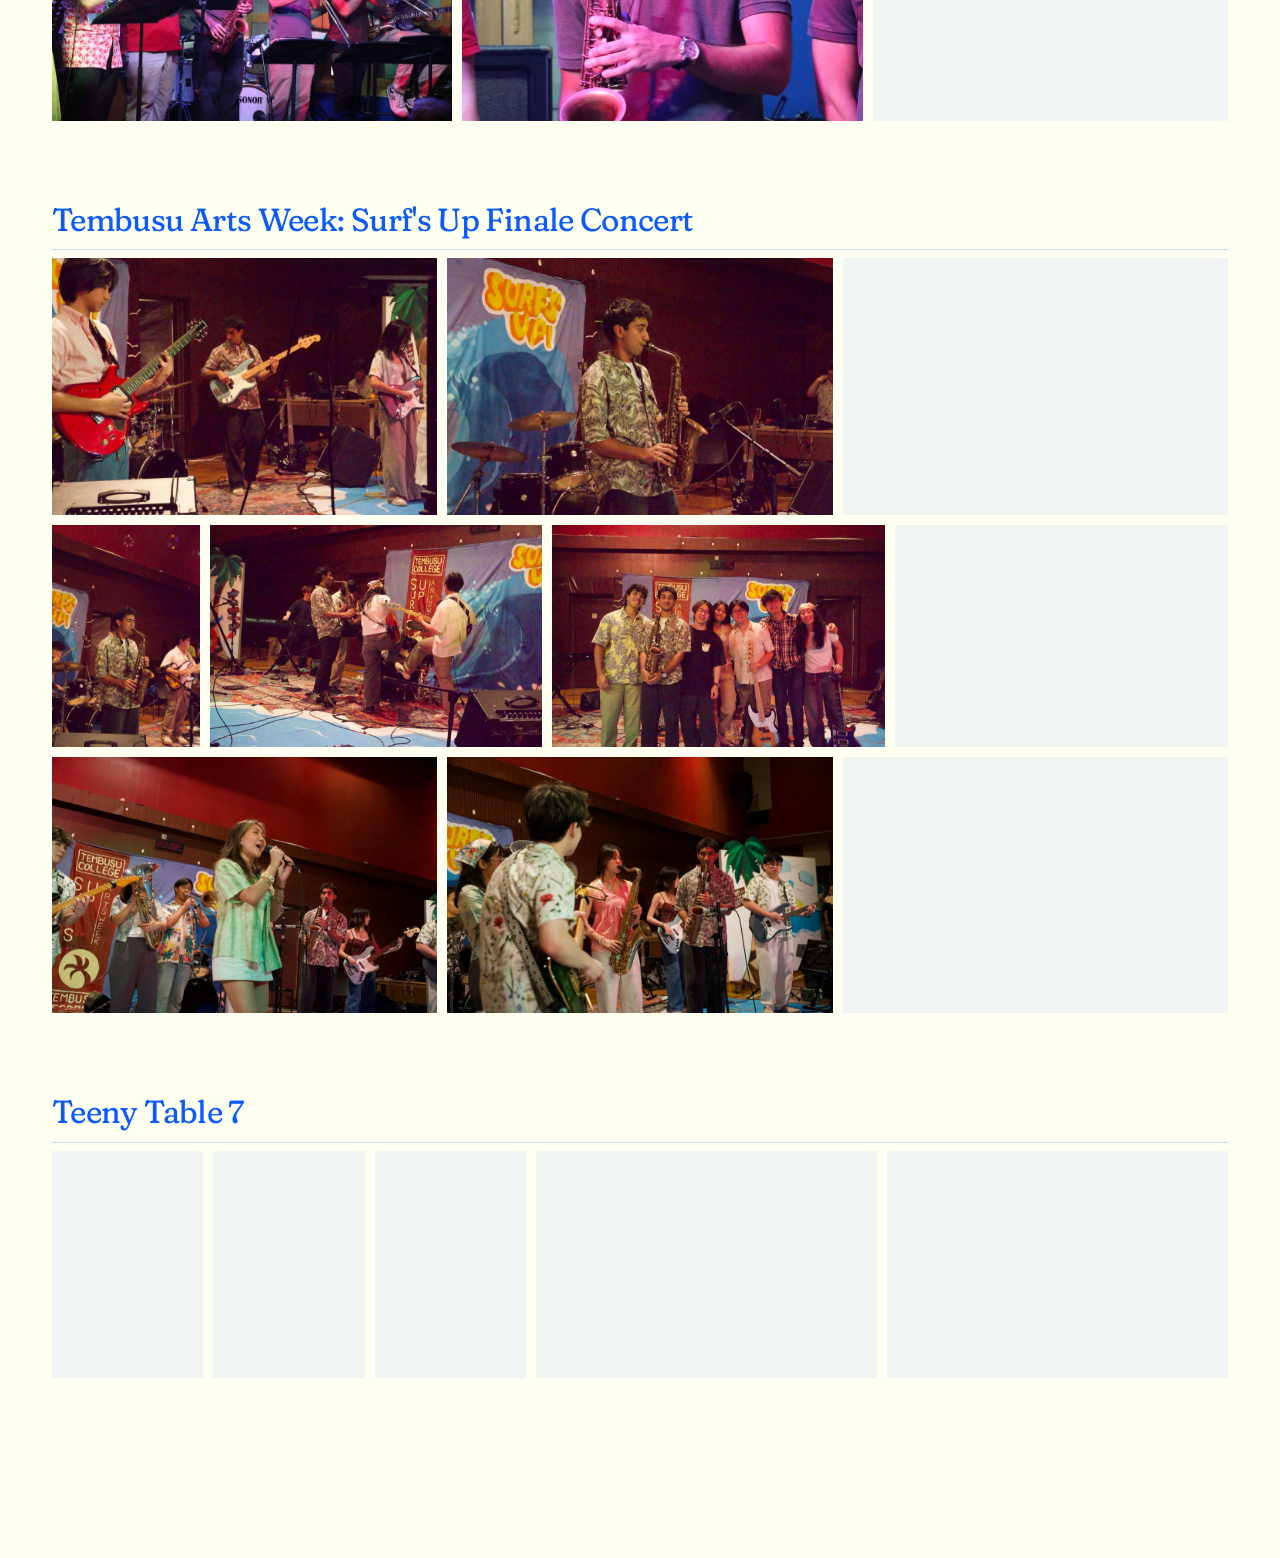
<file: performances.html>
<!DOCTYPE html>
<html lang="en">
<head>
  <meta charset="UTF-8" />
  <meta name="viewport" content="width=device-width, initial-scale=1.0" />
  <title>Performances — Aditya Borkar</title>
  <link rel="icon" type="image/svg+xml" href="favicon.svg" />
  <meta name="theme-color" content="#fffff2" media="(prefers-color-scheme: light)" />
  <meta name="theme-color" content="#0c0f1d" media="(prefers-color-scheme: dark)" />
  <script>try{var t=localStorage.getItem("theme");if(t==="dark"||t==="light")document.documentElement.setAttribute("data-theme",t)}catch(e){}</script>
  <link rel="preload" href="fonts/Zodiak-Variable.woff2" as="font" type="font/woff2" crossorigin />
  <link rel="canonical" href="https://adityaborkar.art/performances.html" />
  <meta name="description" content="Live performances by saxophonist Aditya Borkar in Singapore: NUS Jazz Band, Tembusu Arts Week, Teeny Table and more." />
  <meta property="og:title" content="Performances — Aditya Borkar" />
  <meta property="og:description" content="Live performances by saxophonist Aditya Borkar in Singapore: NUS Jazz Band, Tembusu Arts Week, Teeny Table and more." />
  <meta property="og:type" content="website" />
  <meta property="og:url" content="https://adityaborkar.art/performances.html" />
  <meta name="twitter:card" content="summary" />
  <style>
    @font-face {
      font-family: 'Zodiak';
      src: url('fonts/Zodiak-Variable.woff2') format('woff2-variations');
      font-weight: 100 900;
      font-style: normal;
      font-display: swap;
    }
    @font-face {
      font-family: 'Zodiak';
      src: url('fonts/Zodiak-VariableItalic.woff2') format('woff2-variations');
      font-weight: 100 900;
      font-style: italic;
      font-display: swap;
    }
  </style>
  <style>
    *, *::before, *::after {
      box-sizing: border-box;
      margin: 0;
      padding: 0;
    }

    :root {
      --blue: #0b5aff;
      --bg: #fffff2;
      --rule: rgb(var(--blue-rgb) / 0.22);
    }

    ::selection {
      background: rgb(var(--blue-rgb) / 0.15);
    }

    html, body {
      width: 100%;
      min-height: 100%;
    }

    body {
      background: var(--bg);
      color: var(--blue);
      font-family: 'Zodiak', Georgia, serif;
      font-size: 18px;
      font-weight: 400;
      line-height: 1.25;
      letter-spacing: -0.03em;
      -webkit-font-smoothing: antialiased;
    }

    html.custom-cursor, html.custom-cursor * { cursor: none !important; }
    html:not(.custom-cursor) #cursor { display: none; }

    a {
      color: inherit;
      text-decoration: none;
    }

    /* ── CUSTOM CURSOR ─────────────────────────────────────── */
    #cursor {
      position: fixed;
      width: 9px;
      height: 9px;
      border-radius: 50%;
      background: var(--blue);
      opacity: 0.7;
      pointer-events: none;
      z-index: 9999;
      transform: translate(-50%, -50%);
      transition: transform 0.08s ease, opacity 0.15s ease;
      will-change: transform;
    }

    #cursor.hovering {
      transform: translate(-50%, -50%) scale(2.2);
      opacity: 0.4;
    }

    /* ── NAV ───────────────────────────────────────────────── */
    .nav {
      padding: 44px 52px 0;
      display: flex;
      justify-content: space-between;
      align-items: baseline;
    }

    .nav-name {
      font-size: 22px;
      font-weight: 400;
      letter-spacing: -0.3px;
      transition: opacity 0.15s;
    }

    .nav-name:hover {
      opacity: 0.5;
    }

    .nav-back {
      font-size: 18px;
      letter-spacing: -0.3px;
      transition: opacity 0.15s;
    }

    .nav-back:hover {
      opacity: 0.5;
    }

    /* ── PAGE CONTENT ──────────────────────────────────────── */
    .content {
      padding: 80px 52px 100px;
    }

    /* ── SECTION ───────────────────────────────────────────── */
    .section {
      margin-bottom: 80px;
    }

    .section-heading {
      font-size: 32px;
      font-weight: 400;
      letter-spacing: -0.5px;
      line-height: 1.2;
      padding-bottom: 10px;
      border-bottom: 1px solid var(--rule);
      margin-bottom: 8px;
    }

    .section-subheading {
      font-size: 16px;
      opacity: 0.55;
      margin-bottom: 24px;
      letter-spacing: -0.3px;
    }

    .section-link { font-size: 18px; letter-spacing: -0.3px; margin-top: 14px; }
    .section-link a { text-decoration: underline; text-underline-offset: 4px; transition: opacity 0.15s; }
    .section-link a:hover { opacity: 0.5; }

    .local-video { display: block; width: 60%; height: auto; margin-top: 10px; background: rgb(var(--blue-rgb) / 0.06); }

    /* ── VIDEO EMBED ───────────────────────────────────────── */
    .video-wrap {
      position: relative;
      width: 60%;
      padding-bottom: 33.75%; /* 56.25% of 60% = 16:9 */
      height: 0;
      overflow: hidden;
    }

    .video-wrap iframe {
      position: absolute;
      top: 0; left: 0;
      width: 100%;
      height: 100%;
      border: none;
    }

    /* ── COLLAGE GRID ──────────────────────────────────────── */
    .collage-grid {
      columns: 4;
      column-gap: 10px;
    }

    .collage-item {
      break-inside: avoid;
      margin-bottom: 10px;
      overflow: hidden;
      background: rgb(var(--blue-rgb) / 0.06);
      position: relative;
      cursor: pointer;
    }

    .collage-item img {
      width: 100%;
      height: auto;
      display: block;
      transition: opacity 0.2s ease;
    }

    .collage-item:hover img {
      opacity: 0.88;
    }

    /* Empty placeholder */
    .collage-item:not(:has(img)) {
      aspect-ratio: var(--ratio, 1 / 1.2);
      display: flex;
      align-items: center;
      justify-content: center;
    }

    .collage-item:not(:has(img))::after {
      content: '+';
      font-size: 22px;
      opacity: 0.2;
      color: var(--blue);
    }

    .collage-item:nth-child(3n)   { --ratio: 1 / 0.75; }
    .collage-item:nth-child(3n+1) { --ratio: 1 / 1.4;  }
    .collage-item:nth-child(3n+2) { --ratio: 1 / 1;    }

    /* ── PHOTO ROWS (justified: each row fills the width at one height) ── */
    .photo-row {
      display: flex;
      gap: 10px;
      margin-bottom: 10px;
    }

    .photo-row .collage-item {
      flex: var(--ar) 1 0;
      aspect-ratio: var(--ar);
      margin-bottom: 0;
      min-width: 0;
    }

    .photo-row .collage-item img {
      height: 100%;
      object-fit: cover;
    }

    .photo-row .collage-item.video-item { cursor: auto; }
    .photo-row .collage-item video { width: 100%; height: 100%; object-fit: cover; display: block; }

    /* ── INSTAGRAM REEL ────────────────────────────────────── */
    .reel-wrap {
      width: 340px;
      max-width: 100%;
      aspect-ratio: 9 / 18.5;
      margin-top: 14px;
      overflow: hidden;
      background: rgb(var(--blue-rgb) / 0.06);
    }

    .reel-wrap iframe {
      width: 100%;
      height: 100%;
      border: none;
      display: block;
    }

    /* ── RESPONSIVE ────────────────────────────────────────── */
    @media (max-width: 860px) {
      .nav { padding: 28px 20px 0; }
      .content { padding: 36px 20px 60px; }
      .section-heading { font-size: 22px; }
      .section { margin-bottom: 56px; }
      .video-wrap { width: 100%; padding-bottom: 56.25%; }
      .local-video { width: 100%; margin-top: 6px; }
      .collage-grid { columns: 2; column-gap: 6px; }
      .collage-item { margin-bottom: 6px; }
      .photo-grid { columns: 2; column-gap: 6px; }
      .photo-row { display: contents; }
      .photo-row .collage-item { aspect-ratio: auto; margin-bottom: 6px; }
      .photo-row .collage-item img { height: auto; }
      .photo-row .collage-item video { height: auto; }
    }

  </style>
  <link rel="stylesheet" href="theme.css" />
</head>
<body>

  <div id="cursor"></div>

  <!-- NAV -->
  <nav class="nav">
    <a href="index.html" class="nav-name" data-hover>Aditya Borkar</a>
    <a href="index.html" class="nav-back" data-hover>← Back</a>
  </nav>

  <!-- CONTENT -->
  <div class="content">

    <!-- SECTION: Tunnel Vision 2 -->
    <div class="section">
      <h2 class="section-heading">Tunnel Vision 2</h2>
      <div class="photo-grid">
        <div class="photo-row">
          <div class="collage-item video-item" style="--ar: 1.7778"><video controls playsinline preload="none" poster="video/tunnel-vision-2a-poster.jpg" width="1280" height="720" aria-label="Tunnel Vision 2 video 1"><source src="video/tunnel-vision-2a.mp4" type="video/mp4" /></video></div>
          <div class="collage-item" style="--ar: 0.7500"><img src="images/tunnel-vision-2-1.jpg" alt="Tunnel Vision 2" width="1050" height="1400" decoding="async" loading="lazy" /></div>
          <div class="collage-item video-item" style="--ar: 0.5625"><video controls playsinline preload="none" poster="video/tunnel-vision-2b-poster.jpg" width="720" height="1280" aria-label="Tunnel Vision 2 video 2"><source src="video/tunnel-vision-2b.mp4" type="video/mp4" /></video></div>
        </div>
      </div>
    </div>

    <!-- SECTION: TouchDesigner with Ivantoons -->
    <div class="section">
      <h2 class="section-heading">TouchDesigner Work with Ivantoons</h2>
      <div class="reel-wrap">
        <iframe src="https://www.instagram.com/reel/DaXCTi_vJm_/embed/" title="TouchDesigner Work with Ivantoons — Instagram reel" loading="lazy" scrolling="no" allow="autoplay; clipboard-write; encrypted-media; picture-in-picture; web-share" allowfullscreen></iframe>
      </div>
      <p class="section-link"><a href="https://www.instagram.com/reel/DaXCTi_vJm_/" target="_blank" rel="noopener" data-hover>Open on Instagram ↗</a></p>
    </div>

    <!-- SECTION: Misty Evening with NUS Jazz Band -->
    <div class="section">
      <h2 class="section-heading">Misty Evening with NUS Jazz Band</h2>
      <div class="photo-grid">
        <div class="photo-row">
          <div class="collage-item" style="--ar: 1.5005"><img src="images/misty-evening-3.jpg" alt="Misty Evening with NUS Jazz Band" width="1400" height="933" decoding="async" /></div>
          <div class="collage-item" style="--ar: 0.6664"><img src="images/misty-evening-4.jpg" alt="Misty Evening with NUS Jazz Band" width="933" height="1400" decoding="async" /></div>
          <div class="collage-item" style="--ar: 1.3333"><img src="images/misty-evening-1.jpg" alt="Misty Evening with NUS Jazz Band" width="1400" height="1050" decoding="async" /></div>
        </div>
        <div class="photo-row">
          <div class="collage-item" style="--ar: 1.3333"><img src="images/misty-evening-2.jpg" alt="Misty Evening with NUS Jazz Band" width="1400" height="1050" decoding="async" loading="lazy" /></div>
          <div class="collage-item" style="--ar: 1.5005"><img src="images/misty-evening-5.jpg" alt="Misty Evening with NUS Jazz Band" width="1400" height="933" decoding="async" loading="lazy" /></div>
        </div>
      </div>
    </div>

    <!-- SECTION: Tunnel Vision 1 -->
    <div class="section">
      <h2 class="section-heading">Tunnel Vision 1</h2>
      <div class="photo-grid">
        <div class="photo-row">
          <div class="collage-item" style="--ar: 1.3333"><img src="images/tunnel-vision-2.jpg" alt="Tunnel Vision 1" width="1400" height="1050" decoding="async" loading="lazy" /></div>
          <div class="collage-item" style="--ar: 0.7500"><img src="images/tunnel-vision-1.jpg" alt="Tunnel Vision 1" width="1050" height="1400" decoding="async" loading="lazy" /></div>
          <div class="collage-item" style="--ar: 1.3333"><img src="images/tunnel-vision-4.jpg" alt="Tunnel Vision 1" width="1400" height="1050" decoding="async" loading="lazy" /></div>
          <div class="collage-item" style="--ar: 0.7500"><img src="images/tunnel-vision-3.jpg" alt="Tunnel Vision 1" width="1050" height="1400" decoding="async" loading="lazy" /></div>
        </div>
      </div>
      <video class="local-video" controls playsinline preload="none" poster="video/tunnel-vision-poster.jpg" width="1280" height="720" aria-label="Tunnel Vision 1 video">
        <source src="video/tunnel-vision.mp4" type="video/mp4" />
      </video>
    </div>

    <!-- SECTION: Whelmed Farewell Show (Farewhelmed) -->
    <div class="section">
      <h2 class="section-heading">Whelmed Farewell Show (Farewhelmed)</h2>
      <div class="photo-grid">
        <div class="photo-row">
          <div class="collage-item" style="--ar: 0.7500"><img src="images/farewhelmed-5.jpg" alt="Whelmed Farewell Show (Farewhelmed)" width="960" height="1280" decoding="async" loading="lazy" /></div>
          <div class="collage-item" style="--ar: 1.7766"><img src="images/farewhelmed-2.jpg" alt="Whelmed Farewell Show (Farewhelmed)" width="1400" height="788" decoding="async" loading="lazy" /></div>
        </div>
        <div class="photo-row">
          <div class="collage-item" style="--ar: 1.7766"><img src="images/farewhelmed-1.jpg" alt="Whelmed Farewell Show (Farewhelmed)" width="1400" height="788" decoding="async" loading="lazy" /></div>
          <div class="collage-item" style="--ar: 1.7766"><img src="images/farewhelmed-4.jpg" alt="Whelmed Farewell Show (Farewhelmed)" width="1400" height="788" decoding="async" loading="lazy" /></div>
          <div class="collage-item" style="--ar: 0.5621"><img src="images/farewhelmed-3.jpg" alt="Whelmed Farewell Show (Farewhelmed)" width="787" height="1400" decoding="async" loading="lazy" /></div>
        </div>
      </div>
    </div>

    <!-- SECTION: Supernova 2026 -->
    <div class="section">
      <h2 class="section-heading">Supernova 2026</h2>
      <div class="photo-grid">
        <div class="photo-row">
          <div class="collage-item" style="--ar: 1.3333"><img src="images/supernova-2.jpg" alt="Supernova 2026" width="1280" height="960" decoding="async" loading="lazy" /></div>
          <div class="collage-item" style="--ar: 0.7500"><img src="images/supernova-5.jpg" alt="Supernova 2026" width="1050" height="1400" decoding="async" loading="lazy" /></div>
          <div class="collage-item" style="--ar: 0.6664"><img src="images/supernova-6.jpg" alt="Supernova 2026" width="933" height="1400" decoding="async" loading="lazy" /></div>
        </div>
        <div class="photo-row">
          <div class="collage-item" style="--ar: 1.3333"><img src="images/supernova-3.jpg" alt="Supernova 2026" width="1400" height="1050" decoding="async" loading="lazy" /></div>
          <div class="collage-item" style="--ar: 1.3333"><img src="images/supernova-4.jpg" alt="Supernova 2026" width="1400" height="1050" decoding="async" loading="lazy" /></div>
          <div class="collage-item" style="--ar: 1.3333"><img src="images/supernova-1.jpg" alt="Supernova 2026" width="1400" height="1050" decoding="async" loading="lazy" /></div>
        </div>
      </div>
    </div>

    <!-- SECTION: NUS Jazz Band - Jazzin through the Arco and Romantico -->
    <div class="section">
      <h2 class="section-heading">NUS Jazz Band — Jazzin through the Arco and Romantico</h2>
      <div class="photo-grid">
        <div class="photo-row">
          <div class="collage-item" style="--ar: 1.5015"><img src="images/jazz-arco-17.jpg" alt="NUS Jazz Band — Jazzin through the Arco and Romantico" width="1000" height="666" decoding="async" loading="lazy" /></div>
          <div class="collage-item" style="--ar: 1.5015"><img src="images/jazz-arco-26.jpg" alt="NUS Jazz Band — Jazzin through the Arco and Romantico" width="1000" height="666" decoding="async" loading="lazy" /></div>
          <div class="collage-item" style="--ar: 1.5015"><img src="images/jazz-arco-97.jpg" alt="NUS Jazz Band — Jazzin through the Arco and Romantico" width="1000" height="666" decoding="async" loading="lazy" /></div>
        </div>
        <div class="photo-row">
          <div class="collage-item" style="--ar: 1.5015"><img src="images/jazz-arco-117.jpg" alt="NUS Jazz Band — Jazzin through the Arco and Romantico" width="1000" height="666" decoding="async" loading="lazy" /></div>
          <div class="collage-item" style="--ar: 1.5015"><img src="images/jazz-arco-122.jpg" alt="NUS Jazz Band — Jazzin through the Arco and Romantico" width="1000" height="666" decoding="async" loading="lazy" /></div>
          <div class="collage-item" style="--ar: 1.5015"><img src="images/jazz-arco-7.jpg" alt="NUS Jazz Band — Jazzin through the Arco and Romantico" width="1000" height="666" decoding="async" loading="lazy" /></div>
        </div>
        <div class="photo-row">
          <div class="collage-item" style="--ar: 1.5015"><img src="images/jazz-arco-105.jpg" alt="NUS Jazz Band — Jazzin through the Arco and Romantico" width="1000" height="666" decoding="async" loading="lazy" /></div>
          <div class="collage-item" style="--ar: 1.5015"><img src="images/jazz-arco-148.jpg" alt="NUS Jazz Band — Jazzin through the Arco and Romantico" width="1000" height="666" decoding="async" loading="lazy" /></div>
        </div>
      </div>
    </div>

    <!-- SECTION 1: Mr.Boz Entourage @ Blu Jazz -->
    <div class="section">
      <h2 class="section-heading">Mr.Boz Entourage @ Blu Jazz</h2>
      <div class="photo-grid">
        <div class="photo-row">
          <div class="collage-item" style="--ar: 1.3333"><img src="images/boz-1.jpg" alt="Mr.Boz Entourage @ Blu Jazz" width="1000" height="750" decoding="async" loading="lazy" /></div>
          <div class="collage-item" style="--ar: 2.3529"><img src="images/boz-4.jpg" alt="Mr.Boz Entourage @ Blu Jazz" width="1400" height="595" decoding="async" loading="lazy" /></div>
        </div>
        <div class="photo-row">
          <div class="collage-item" style="--ar: 2.0000"><img src="images/boz-3.jpg" alt="Mr.Boz Entourage @ Blu Jazz" width="1400" height="700" decoding="async" loading="lazy" /></div>
          <div class="collage-item" style="--ar: 0.7500"><img src="images/boz-2.jpg" alt="Mr.Boz Entourage @ Blu Jazz" width="750" height="1000" decoding="async" loading="lazy" /></div>
          <div class="collage-item" style="--ar: 0.7500"><img src="images/boz-5.jpg" alt="Mr.Boz Entourage @ Blu Jazz" width="1050" height="1400" decoding="async" loading="lazy" /></div>
        </div>
      </div>
    </div>

    <!-- SECTION 2: Purple Rain -->
    <div class="section">
      <h2 class="section-heading">Purple Rain — Cover by VN Collective</h2>
      <div class="video-wrap">
        <iframe src="https://www.youtube.com/embed/kczALsW3Ax8" title="Purple Rain — Cover by VN Collective" loading="lazy" referrerpolicy="strict-origin-when-cross-origin" allow="accelerometer; autoplay; clipboard-write; encrypted-media; gyroscope; picture-in-picture; web-share" allowfullscreen></iframe>
      </div>
    </div>

    <!-- SECTION 3: Tembusu Arts Week Ride On -->
    <div class="section">
      <h2 class="section-heading">Tembusu Arts Week: Ride On Finale Concert</h2>
      <p class="section-subheading">Nugs Not Drugs</p>
      <div class="photo-grid">
        <div class="photo-row">
          <div class="collage-item" style="--ar: 1.5005"><img src="images/tembusu-1.jpg" alt="Tembusu Arts Week performance" width="1400" height="933" decoding="async" loading="lazy" /></div>
          <div class="collage-item" style="--ar: 0.6664"><img src="images/rideon-extra1.jpg" alt="Tembusu Arts Week performance" width="933" height="1400" decoding="async" loading="lazy" /></div>
          <div class="collage-item" style="--ar: 1.5015"><img src="images/tembusu-2.jpg" alt="Tembusu Arts Week performance" width="1000" height="666" decoding="async" loading="lazy" /></div>
        </div>
        <div class="photo-row">
          <div class="collage-item" style="--ar: 0.6660"><img src="images/rideon-extra2.jpg" alt="Tembusu Arts Week performance" width="666" height="1000" decoding="async" loading="lazy" /></div>
          <div class="collage-item" style="--ar: 1.5015"><img src="images/tembusu-3.jpg" alt="Tembusu Arts Week performance" width="1000" height="666" decoding="async" loading="lazy" /></div>
          <div class="collage-item" style="--ar: 1.5015"><img src="images/tembusu-4.jpg" alt="Tembusu Arts Week performance" width="1000" height="666" decoding="async" loading="lazy" /></div>
        </div>
      </div>
    </div>

    <!-- SECTION 4: Teeny Table 8 -->
    <div class="section">
      <h2 class="section-heading">Teeny Table 8</h2>
      <div class="photo-grid">
        <div class="photo-row">
          <div class="collage-item" style="--ar: 1.5005"><img src="images/teeny8-teenytable8_19.jpg" alt="Teeny Table 8" width="1400" height="933" decoding="async" loading="lazy" /></div>
          <div class="collage-item" style="--ar: 1.5015"><img src="images/teeny8-teenytable8_196.jpg" alt="Teeny Table 8" width="1000" height="666" decoding="async" loading="lazy" /></div>
          <div class="collage-item" style="--ar: 1.5015"><img src="images/teeny8-teenytable8_30.jpg" alt="Teeny Table 8" width="1000" height="666" decoding="async" loading="lazy" /></div>
        </div>
        <div class="photo-row">
          <div class="collage-item" style="--ar: 1.5015"><img src="images/teeny8-teenytable8_36.jpg" alt="Teeny Table 8" width="1000" height="666" decoding="async" loading="lazy" /></div>
          <div class="collage-item" style="--ar: 1.5015"><img src="images/teeny8-teenytable8_47.jpg" alt="Teeny Table 8" width="1000" height="666" decoding="async" loading="lazy" /></div>
        </div>
      </div>
    </div>

    <!-- SECTION: NUS Jazz Band - Twilight Swing @BluJaz -->
    <div class="section">
      <h2 class="section-heading">NUS Jazz Band — Twilight Swing @BluJaz</h2>
      <div class="photo-grid">
        <div class="photo-row">
          <div class="collage-item" style="--ar: 1.5015"><img src="images/jazz-twilight-img_3399.jpg" alt="NUS Jazz Band Twilight Swing at BluJaz" width="1000" height="666" decoding="async" loading="lazy" /></div>
          <div class="collage-item" style="--ar: 1.5015"><img src="images/jazz-twilight-img_3406.jpg" alt="NUS Jazz Band Twilight Swing at BluJaz" width="1000" height="666" decoding="async" loading="lazy" /></div>
        </div>
        <div class="photo-row">
          <div class="collage-item" style="--ar: 1.5015"><img src="images/jazz-twilight-img_3604.jpg" alt="NUS Jazz Band Twilight Swing at BluJaz" width="1000" height="666" decoding="async" loading="lazy" /></div>
          <div class="collage-item" style="--ar: 1.5015"><img src="images/jazz-twilight-img_3663.jpg" alt="NUS Jazz Band Twilight Swing at BluJaz" width="1000" height="666" decoding="async" loading="lazy" /></div>
          <div class="collage-item" style="--ar: 1.3333"><img src="images/jazz-twilight-img_4957.jpg" alt="NUS Jazz Band Twilight Swing at BluJaz" width="1000" height="750" decoding="async" loading="lazy" /></div>
        </div>
      </div>
    </div>

    <!-- SECTION 5: Tembusu Arts Week Surf's Up -->
    <div class="section">
      <h2 class="section-heading">Tembusu Arts Week: Surf's Up Finale Concert</h2>
      <div class="photo-grid">
        <div class="photo-row">
          <div class="collage-item" style="--ar: 1.5015"><img src="images/surfs-up-_dsc1997.jpg" alt="Surf's Up performance" width="1000" height="666" decoding="async" loading="lazy" /></div>
          <div class="collage-item" style="--ar: 1.5015"><img src="images/surfs-up-_dsc2087.jpg" alt="Surf's Up performance" width="1000" height="666" decoding="async" loading="lazy" /></div>
          <div class="collage-item" style="--ar: 1.5015"><img src="images/surfs-up-_dsc2121.jpg" alt="Surf's Up performance" width="1000" height="666" decoding="async" loading="lazy" /></div>
        </div>
        <div class="photo-row">
          <div class="collage-item" style="--ar: 0.6660"><img src="images/surfs-up-_dsc2132.jpg" alt="Surf's Up performance" width="666" height="1000" decoding="async" loading="lazy" /></div>
          <div class="collage-item" style="--ar: 1.5015"><img src="images/surfs-up-_dsc2146.jpg" alt="Surf's Up performance" width="1000" height="666" decoding="async" loading="lazy" /></div>
          <div class="collage-item" style="--ar: 1.5015"><img src="images/surfs-up-_dsc2149.jpg" alt="Surf's Up performance" width="1000" height="666" decoding="async" loading="lazy" /></div>
          <div class="collage-item" style="--ar: 1.5015"><img src="images/surfs-up-_dsc2295.jpg" alt="Surf's Up performance" width="1000" height="666" decoding="async" loading="lazy" /></div>
        </div>
        <div class="photo-row">
          <div class="collage-item" style="--ar: 1.5015"><img src="images/surfs-up-_dsc2296.jpg" alt="Surf's Up performance" width="1000" height="666" decoding="async" loading="lazy" /></div>
          <div class="collage-item" style="--ar: 1.5015"><img src="images/surfs-up-_dsc2343.jpg" alt="Surf's Up performance" width="1000" height="666" decoding="async" loading="lazy" /></div>
          <div class="collage-item" style="--ar: 1.5015"><img src="images/surfs-up-_dsc2387.jpg" alt="Surf's Up performance" width="1000" height="666" decoding="async" loading="lazy" /></div>
        </div>
      </div>
    </div>

    <!-- SECTION 6: Teeny Table 7 -->
    <div class="section">
      <h2 class="section-heading">Teeny Table 7</h2>
      <div class="photo-grid">
        <div class="photo-row">
          <div class="collage-item" style="--ar: 0.6660"><img src="images/teeny7-_dsc1894.jpg" alt="Teeny Table 7" width="666" height="1000" decoding="async" loading="lazy" /></div>
          <div class="collage-item" style="--ar: 0.6664"><img src="images/teeny7-_dsc1916.jpg" alt="Teeny Table 7" width="933" height="1400" decoding="async" loading="lazy" /></div>
          <div class="collage-item" style="--ar: 0.6660"><img src="images/teeny7-_dsc1939.jpg" alt="Teeny Table 7" width="666" height="1000" decoding="async" loading="lazy" /></div>
          <div class="collage-item" style="--ar: 1.5015"><img src="images/teeny7-_dsc1944.jpg" alt="Teeny Table 7" width="1000" height="666" decoding="async" loading="lazy" /></div>
          <div class="collage-item" style="--ar: 1.5015"><img src="images/teeny7-_dsc1946.jpg" alt="Teeny Table 7" width="1000" height="666" decoding="async" loading="lazy" /></div>
        </div>
      </div>
    </div>


  </div>

  <script src="site.js" defer></script>
</body>
</html>
</file>
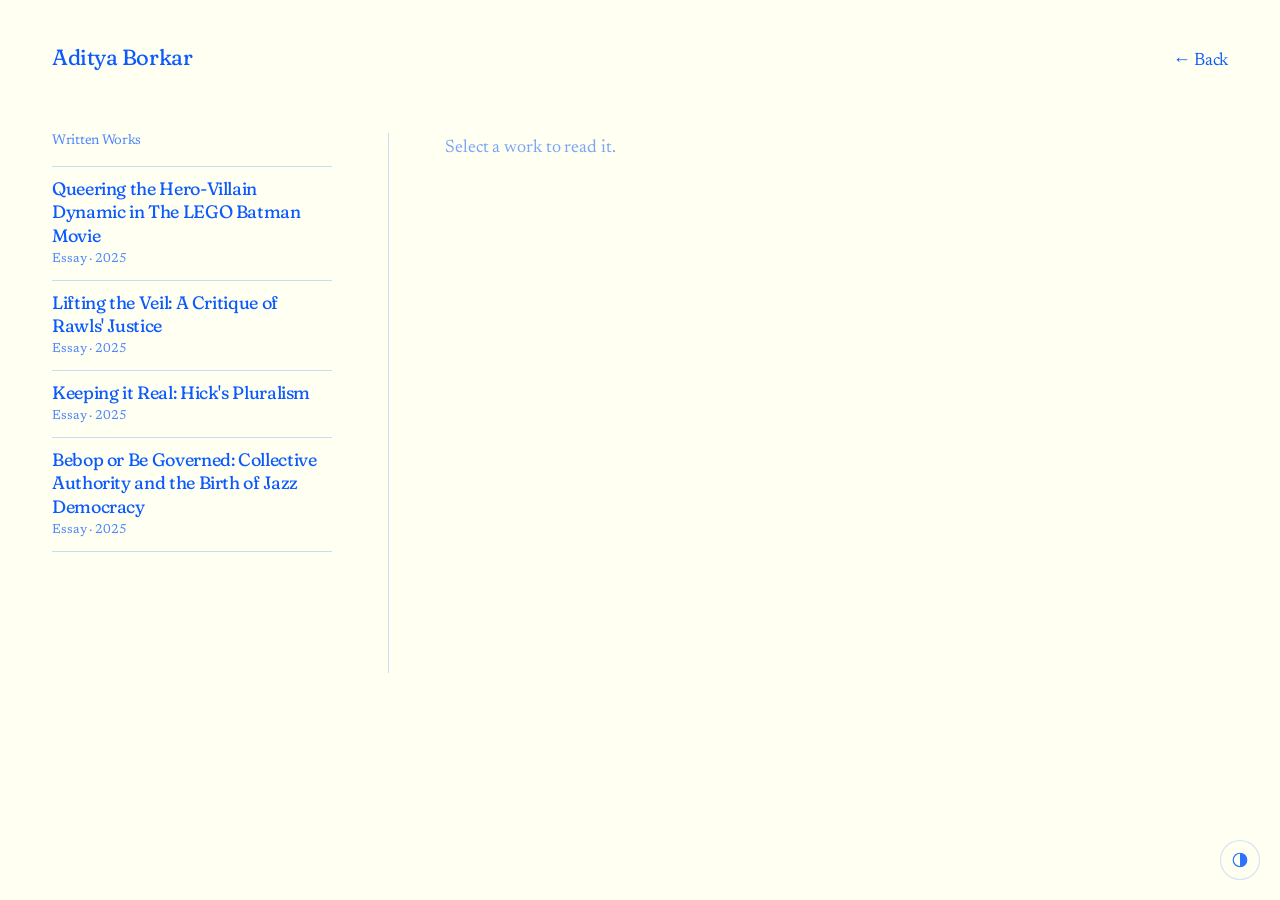
<file: written-works.html>
<!DOCTYPE html>
<html lang="en">
<head>
  <meta charset="UTF-8" />
  <meta name="viewport" content="width=device-width, initial-scale=1.0" />
  <title>Written Works — Aditya Borkar</title>
  <link rel="icon" type="image/svg+xml" href="favicon.svg" />
  <meta name="theme-color" content="#fffff2" media="(prefers-color-scheme: light)" />
  <meta name="theme-color" content="#0c0f1d" media="(prefers-color-scheme: dark)" />
  <script>try{var t=localStorage.getItem("theme");if(t==="dark"||t==="light")document.documentElement.setAttribute("data-theme",t)}catch(e){}</script>
  <link rel="preload" href="fonts/Zodiak-Variable.woff2" as="font" type="font/woff2" crossorigin />
  <link rel="canonical" href="https://adityaborkar.art/written-works.html" />
  <meta name="description" content="Essays by Aditya Borkar on film, philosophy, politics and jazz." />
  <meta property="og:title" content="Written Works — Aditya Borkar" />
  <meta property="og:description" content="Essays by Aditya Borkar on film, philosophy, politics and jazz." />
  <meta property="og:type" content="website" />
  <meta property="og:url" content="https://adityaborkar.art/written-works.html" />
  <meta name="twitter:card" content="summary" />
  <style>
    @font-face {
      font-family: 'Zodiak';
      src: url('fonts/Zodiak-Variable.woff2') format('woff2-variations');
      font-weight: 100 900;
      font-style: normal;
      font-display: swap;
    }
    @font-face {
      font-family: 'Zodiak';
      src: url('fonts/Zodiak-VariableItalic.woff2') format('woff2-variations');
      font-weight: 100 900;
      font-style: italic;
      font-display: swap;
    }
  </style>
  <style>
    *, *::before, *::after {
      box-sizing: border-box;
      margin: 0;
      padding: 0;
    }

    :root {
      --blue: #0b5aff;
      --bg: #fffff2;
      --rule: rgb(var(--blue-rgb) / 0.22);
    }

    ::selection { background: rgb(var(--blue-rgb) / 0.15); }

    html, body {
      width: 100%;
      min-height: 100%;
    }

    body {
      background: var(--bg);
      color: var(--blue);
      font-family: 'Zodiak', Georgia, serif;
      font-size: 18px;
      font-weight: 400;
      line-height: 1.25;
      letter-spacing: -0.03em;
      -webkit-font-smoothing: antialiased;
    }

    html.custom-cursor, html.custom-cursor * { cursor: none !important; }
    html:not(.custom-cursor) #cursor { display: none; }

    a { color: inherit; text-decoration: none; }

    /* ── SCROLL PROGRESS ───────────────────────────────────── */
    #scroll-progress {
      position: fixed;
      top: 0; left: 0;
      height: 2px;
      width: 0%;
      background: var(--blue);
      z-index: 10000;
      opacity: 0.5;
      transition: width 0.1s linear;
      pointer-events: none;
    }

    /* ── CUSTOM CURSOR + TRAIL ────────────────────────────── */
    #cursor {
      position: fixed;
      width: 9px;
      height: 9px;
      border-radius: 50%;
      background: var(--blue);
      opacity: 0.7;
      pointer-events: none;
      z-index: 9999;
      transform: translate(-50%, -50%);
      transition: transform 0.08s ease, opacity 0.15s ease;
      will-change: transform;
    }
    #cursor.hovering {
      transform: translate(-50%, -50%) scale(2.2);
      opacity: 0.4;
    }

    /* ── NAV ───────────────────────────────────────────────── */
    .nav {
      padding: 44px 52px 0;
      display: flex;
      justify-content: space-between;
      align-items: baseline;
    }
    .nav a {
      font-size: 22px;
      letter-spacing: -0.3px;
      transition: opacity 0.15s;
    }
    .nav a:last-child { font-size: 18px; }
    .nav a:hover { opacity: 0.5; }

    /* ── LAYOUT ────────────────────────────────────────────── */
    .page {
      display: grid;
      grid-template-columns: 1fr 2.5fr;
      padding: 60px 52px 100px;
      gap: 0;
    }

    /* ── LEFT: index ───────────────────────────────────────── */
    .index-col {
      padding-right: 56px;
      position: sticky;
      top: 60px;
      align-self: start;
      height: fit-content;
    }

    .index-label {
      font-size: 14px;
      letter-spacing: -0.3px;
      opacity: 0.5;
      margin-bottom: 16px;
    }

    .index-list {
      list-style: none;
    }

    .index-item {
      border-top: 1px solid var(--rule);
      padding: 10px 0;
      cursor: pointer;
      transition: opacity 0.15s;
    }

    .index-item:last-child {
      border-bottom: 1px solid var(--rule);
    }

    .index-item:hover {
      opacity: 0.55;
    }

    .index-item.active {
      opacity: 1;
    }

    .index-item.active .index-title {
      text-decoration: underline;
      text-underline-offset: 4px;
    }

    .index-title {
      font-size: 18px;
      letter-spacing: -0.4px;
      line-height: 1.3;
      display: block;
    }

    .index-meta {
      font-size: 13px;
      opacity: 0.55;
      margin-top: 2px;
    }

    /* ── RIGHT: content ────────────────────────────────────── */
    .content-col {
      padding-left: 56px;
      border-left: 1px solid var(--rule);
      min-height: 60vh;
    }

    .work {
      display: none;
      animation: fadeIn 0.25s ease;
    }

    .work.visible {
      display: block;
    }

    @keyframes fadeIn {
      from { opacity: 0; transform: translateY(6px); }
      to   { opacity: 1; transform: translateY(0);   }
    }

    .work-title {
      font-size: 28px;
      font-weight: 400;
      letter-spacing: -0.5px;
      line-height: 1.2;
      margin-bottom: 8px;
    }

    .work-meta {
      font-size: 14px;
      opacity: 0.55;
      margin-bottom: 36px;
      padding-bottom: 28px;
      border-bottom: 1px solid var(--rule);
    }

    .work-body {
      font-size: 18px;
      line-height: 1.65;
      letter-spacing: -0.02em;
    }

    .work-body p + p {
      margin-top: 1.4em;
    }

    .work-body h3 {
      font-size: 18px;
      font-weight: 600;
      letter-spacing: -0.3px;
      margin-top: 2em;
      margin-bottom: 0.6em;
    }

    .work-body h4 {
      font-size: 18px;
      font-weight: 400;
      font-style: italic;
      letter-spacing: -0.3px;
      margin-top: 1.6em;
      margin-bottom: 0.6em;
    }

    /* Figure */
    .work-figure {
      margin: 1.8em 0;
    }

    .work-figure img {
      width: 100%;
      height: auto;
      display: block;
    }

    .work-figure figcaption {
      font-size: 13px;
      opacity: 0.55;
      margin-top: 6px;
      letter-spacing: -0.2px;
    }

    /* References */
    .work-references {
      margin-top: 2.5em;
      padding-top: 1.5em;
      border-top: 1px solid var(--rule);
      font-size: 15px;
      line-height: 1.6;
      opacity: 0.75;
    }

    .work-references p + p {
      margin-top: 0.8em;
    }

    /* Empty state */
    .empty-state {
      opacity: 0.3;
      font-size: 18px;
      padding-top: 4px;
    }

    /* ── RESPONSIVE ────────────────────────────────────────── */
    @media (max-width: 860px) {
      .nav { padding: 28px 20px 0; }
      .page {
        grid-template-columns: 1fr;
        padding: 36px 20px 80px;
      }
      .index-col {
        padding-right: 0;
        position: static;
        margin-bottom: 40px;
      }
      .index-list li {
        padding: 10px 0;
      }
      .content-col {
        padding-left: 0;
        border-left: none;
        border-top: 1px solid var(--rule);
        padding-top: 36px;
      }
      .work-title { font-size: 26px; }
      .work-body { font-size: 16px; line-height: 1.65; }
    }

  </style>
  <link rel="stylesheet" href="theme.css" />
</head>
<body>

  <div id="cursor"></div>

  <!-- NAV -->
  <nav class="nav">
    <a href="index.html" data-hover>Aditya Borkar</a>
    <a href="index.html" data-hover>← Back</a>
  </nav>

  <div class="page">

    <!-- LEFT: index of works -->
    <aside class="index-col">
      <p class="index-label">Written Works</p>
      <ul class="index-list" id="index-list">

        <!-- ── ADD YOUR WORKS HERE ──────────────────────────────
             Copy and paste a new <li> for each piece.
             - data-work must match the id of its <article> below
             - Change the title and date as needed
        ──────────────────────────────────────────────────────── -->

        <li class="index-item" data-work="work-heroes" data-hover>
          <span class="index-title">Queering the Hero-Villain Dynamic in The LEGO Batman Movie</span>
          <span class="index-meta">Essay · 2025</span>
        </li>

        <li class="index-item" data-work="work-veil" data-hover>
          <span class="index-title">Lifting the Veil: A Critique of Rawls' Justice</span>
          <span class="index-meta">Essay · 2025</span>
        </li>

        <li class="index-item" data-work="work-hick" data-hover>
          <span class="index-title">Keeping it Real: Hick's Pluralism</span>
          <span class="index-meta">Essay · 2025</span>
        </li>

        <li class="index-item" data-work="work-1" data-hover>
          <span class="index-title">Bebop or Be Governed: Collective Authority and the Birth of Jazz Democracy</span>
          <span class="index-meta">Essay · 2025</span>
        </li>


      </ul>
    </aside>

    <!-- RIGHT: work content -->
    <main class="content-col" id="content-col">

      <!-- Shown before any work is selected -->
      <p class="empty-state" id="empty-state">Select a work to read it.</p>

      <!-- ── ADD YOUR WORK CONTENT HERE ───────────────────────
           Each <article> id must match the data-work on its <li>.
           Put the full text inside .work-body as <p> tags.
      ──────────────────────────────────────────────────────── -->

      <article class="work" id="work-heroes">
        <h1 class="work-title">Queering the Hero-Villain Dynamic in The LEGO Batman Movie</h1>
        <p class="work-meta">Essay · 2025 · UTCP Heroes, NUS</p>
        <div class="work-body">
          <p><em>The LEGO Batman movie</em> (2017) directed by Chris McKay portrays Batman as a lonely, self-absorbed version of the character, in constant conflict with The Joker, who seeks emotional acknowledgement from Batman. The two characters are shown to be locked in a relationship that closely resembles romantic entanglement. Batman has always been surrounded by queer speculation (Medhurst, 2013). In the 60s, the television show was very campy, shown through bright costumes and colours, paired with humorous and melodramatic writing (Medhurst, 2013). However, recent adaptations, especially Nolan's, have presented Batman as darker, more masculine, and generally more "serious." There is a lack of discourse on the changing interpretations of the character and what it means for the traditionally defined hero-villain tropes (Lendrum, 2005). Flipping the recent narrative, it is relevant to explore how the film's queer-coded, romantic-comedy framing of Batman and Joker reassigns "hero" and "villain" roles, and what this reveals about changing cultural definitions of heroism. Through Sedgwick's (1985) homosocial framework, I will perform close textual analysis of 3 defining scenes that highlight their nuanced relationship and its implications.</p>
          <p>This paper draws on Eve Sedgwick's theory of male homosocial desire in examining how the film queers the traditional hero-villain rivalry through parodic and emotionally intimate scenes. Sedgwick (1985) defines male homosocial relations as a spectrum, expressing emotional and power-based bonds between men ranging from friendship and rivalry to erotic attachment. She argues that sustenance of the patriarchal structure depends on these self-affirming male bonds, while 'policing' them through homophobia, setting arbitrary boundaries between camaraderie and taboo homosexual desire. Friendship functions as an outlet for male emotions, rivalry as an outlet for emotional intensity, and erotic attachment as a representation of the repressed desire between men (Sedgwick, 1985). She suggests that this desire is narrative, just as much as it is social. It has shaped stories, producing male characters that suppress vulnerability and project a paternal hierarchy. In many cultural texts, any form of male intimacy is portrayed in the context of aggression or rivalry, remaining culturally 'permissible'. In superhero narratives such as ours, this 'policing' is enacted through routine combat, where emotional intensity is displaced into violence; allowing male intimacy to be felt but never openly acknowledged. Through this lens, Batman and Joker's relationship can be understood as a queer-coded romance in which Batman's rejection of all emotional commitment reinforces their roles as hero and villain. Tracing how film and textual features visualise Sedgwick's continuum between rivalry and desire, this essay strives to reveal how this film redefines heroism as emotional intelligence and vulnerability by manipulating the hero-villain dynamic.</p>
          <p>The film manifests the romantically parodic relationship through the queering of typical hero-villain scenes. The first instance of this is the confrontation scene during the setup of this movie (10:15 – 12:00), where Joker tries to blow up Gotham and Batman stops him. It does so by transforming the expected hero-villain confrontation into an emotional rejection. Tearing up, Joker insists that Batman is his "greatest enemy", while Batman dismissively states, "There is no 'us'... I don't need you…You mean nothing to me." This dialogue echoes the defensive tone of a lover's evasion of commitment. This is reinforced visually, through tight shots seen in Figures 1 and 3 that isolate both characters, magnifying their emotional vulnerability (Rooney and Bálint, 2018), and mimicking the intimacy of a rom-com confession. The physical framing of the characters, with Batman's complete control of Joker's movement and position using his grappling hook in Figure 2, parallels the emotional dominance Batman has over Joker, denying him of any real connection. Joker's bowed head casts him as submissive and sad, while Batman's raised head posture does the opposite, framing him as the emotionally dominant figure (Mignault and Chaudhuri, 2003). This reinforces the romantic parody being created between the two. Furthermore, the moonlit skyline casts a sentimental glow, as seen in Figure 1, over what would traditionally be an action standoff. The neon hues and saturation boosted colour palettes offer an antithetical interpretation to Nolan's films, turning brooding masculinity into melodramatic comedy. Within Sedgwick's (1985) framework, these stylised choices materialise the blurring between homosocial rivalry and homoerotic tension. Batman's refusal of Joker's emotional vulnerability is a defence of his classic heteronormative masculinity, illustrating Sedgwick's argument on 'policing' homosocial relationships. The rivalry between them, masquerading as desire, lets us visualise Sedgwick's homosocial continuum, exposing how the performance of heroic detachment relies on denying homosocial intimacy.</p>

          <figure class="work-figure">
            <img src="images/heroes-fig-p3-1.jpg" alt="Figure 1 – 'Break-up' scene shot 1 (11:45)" width="1200" height="586" decoding="async" loading="lazy" />
            <figcaption><strong>Figure 1</strong> — 'Break-up' scene shot 1 (11:45)</figcaption>
          </figure>
          <figure class="work-figure">
            <img src="images/heroes-fig-p3-2.jpg" alt="Figure 2 – 'Break-up' scene shot 2 (10:30)" width="1200" height="603" decoding="async" loading="lazy" />
            <figcaption><strong>Figure 2</strong> — 'Break-up' scene shot 2 (10:30)</figcaption>
          </figure>
          <figure class="work-figure">
            <img src="images/heroes-fig-p3-3.jpg" alt="Figure 3 – 'Break-up' scene shot 3 (11:30)" width="1200" height="611" decoding="async" loading="lazy" />
            <figcaption><strong>Figure 3</strong> — 'Break-up' scene shot 3 (11:30)</figcaption>
          </figure>

          <p>In Figure 4, Alfred confronts Batman about his 'greatest fear', which is being part of a family again. This scene highlights the film's critique of repressed masculinity and emotional avoidance. Set within the Batcave, this sequence juxtaposes emotional intimacy against architectural greatness; towering ceilings and empty rooms intensify Batman's detachment from emotionally meaningful relationships. When urged to confront his loneliness, Batman's response, "I don't have any (emotions)… I don't feel anything emotionally except for rage, 24/7, 365, at a million percent" is delivered so dramatically that it elicits the irony in the statement. His emotionless face paired with his physical theatrics serves as a comedic caricature of stoic masculinity (Rooney and Bálint, 2018), once again criticising conventional ideals of masculine heroes. Conversely, Alfred's face is warmly lit, moving calmly towards Batman and symbolically approaching his guarded emotional bubble. His willingness to care signals the strength in emotional courage instead of repression. The visual dynamic contrast between the two characters is representative of Sedgwick's (1985) continuum between homosocial care and repressed desire: Alfred's strong paternal affection trespasses into an intimacy that disrupts Batman's self-image as the invulnerable and stoic hero. The film transforms a quiet exchange of words into an expression of vulnerability, shedding light on how the basis of Batman's heroic persona is rooted in his avoidance of intimacy. Within the framework, the scene reveals his persona as a front for his vulnerability, rendering his masculinity as hollow rather than heroic (Sedgwick, 1985). Alfred's insistence on emotional connection displays a robust expression of masculine strength, building on acceptance rather than avoidance. Through this stark contrast, the film frames emotional honesty as the true meaning of masculine heroism.</p>

          <figure class="work-figure">
            <img src="images/heroes-fig-p4-1.jpg" alt="Figure 4 – 'Alfred's Confrontation' scene shot 1 (20:30)" width="1200" height="519" decoding="async" loading="lazy" />
            <figcaption><strong>Figure 4</strong> — 'Alfred's Confrontation' scene shot 1 (20:30)</figcaption>
          </figure>
          <figure class="work-figure">
            <img src="images/heroes-fig-p5-1.jpg" alt="Figure 5 – 'Alfred's Confrontation' scene shot 2 (19:41)" width="1200" height="498" decoding="async" loading="lazy" />
            <figcaption><strong>Figure 5</strong> — 'Alfred's Confrontation' scene shot 2 (19:41)</figcaption>
          </figure>
          <figure class="work-figure">
            <img src="images/heroes-fig-p5-2.jpg" alt="Figure 6 – 'Alfred's Confrontation' scene shot 3 (19:14)" width="1200" height="498" decoding="async" loading="lazy" />
            <figcaption><strong>Figure 6</strong> — 'Alfred's Confrontation' scene shot 3 (19:14)</figcaption>
          </figure>

          <p>The film's ending scene, where Batman and Joker decide to work together to save Gotham, is a direct emotional reversal of the first 'break-up' scene, functioning as a 'confession' scene. Batman admits to the Joker in Figure 7, "You're the reason I get up at 4:00 in the afternoon and pump iron until my chest is positively sick" transforming macho self-discipline into an absurd declaration of affection for Joker. His exaggerated monologue peppered with cheesy romantic lines, mimics the structure of a confession of love while maintaining the use of hostile language. The framing tightens to a two-shot, their faces occupying symmetrical halves of the screen as Batman says, "If you help me save Gotham, you'll help me save us." The shared pronoun marks the first sign of Batman's emotional vulnerability, dismantling the rivalry of hero and villain into co-dependence. The soft orange backlight bathes the pair in warmth and the physical positioning of the characters in Figure 7 parodies typical emotional crescendos of romantic films. When their exchange escalates into "I hate you…I hate you forever," the repetition of <em>hate</em> functions as dramatic irony, echoing Sedgwick's point that patriarchal culture disguises desire as antagonism, preserving masculine power (Sedgwick, 1985). Batman's "I hate you" becomes the film's love confession, queering heroism into emotional interdependence through irony. The scene's balance of parody and sincerity fully embodies Sedgwick's continuum, showing that in confronting intimacy rather than rejecting it, Batman finally becomes a hero capable of feeling.</p>

          <figure class="work-figure">
            <img src="images/heroes-fig-p6-1.jpg" alt="Figure 7 – 'Confession' scene shot 1 (1:31:31)" width="1200" height="572" decoding="async" loading="lazy" />
            <figcaption><strong>Figure 7</strong> — 'Confession' scene shot 1 (1:31:31)</figcaption>
          </figure>

          <p>The film draws on various filmmaking techniques and narrative devices in portraying Batman and Joker's emotional journey. Tight shots, visual contrasts, and colour gradings are used to draw out nuances in both characters' journeys. Furthering the romantic parody, narrative devices and dialogue are utilised in achieving the satirical tone that represents their antagonistic relationship. The 'break-up scene' serves as a catalyst for their emotional rivalry, mirroring romantic conflict. The 'confrontation' scene further develops this idea by reinforcing Batman's emotional isolation as a negative demonstration of his masculinity, while providing a masculine ideal in Alfred's emotionally mature behaviour. Finally, the 'confession' scene resolves Batman and Joker's tension through a parodic romantic declaration. These scenes collectively trace Batman's gradual movement along Sedgwick's homosocial continuum, from denial and repression to recognition and care (Sedgwick, 1985). The results of the analysis show that <em>The LEGO Batman</em> movie queers the superhero myth, not through rejection, but through redefinition. In defining heroism as emotional vulnerability, the movie proposes a new model of heroism grounded in emotional intimacy and acceptance.</p>

          <div class="work-references">
            <p>Lendrum, R. (2005). Queering Super-Manhood: Superhero Masculinity, Camp and Public Relations as a Textual Framework. <em>International Journal of Comic Art</em>, <em>7</em>(1), 287–303.</p>
            <p>McKay, C. (Director). (2017, February 9). <em>The LEGO Batman Movie</em>. Warner Bros. Pictures.</p>
            <p>Medhurst, A. (2013). Batman, Deviance and Camp. <em>University Press of Mississippi EBooks</em>, 237–250. https://doi.org/10.14325/mississippi/9781617038068.003.0020</p>
            <p>Mignault, A., &amp; Chaudhuri, A. (2003). The Many Faces of a Neutral Face: Head Tilt and Perception of Dominance and Emotion. <em>Journal of Nonverbal Behaviour</em>, <em>27</em>(2), 111–132. https://doi.org/10.1023/a:1023914509763</p>
            <p>Rooney, B., &amp; Bálint, K. E. (2018). Watching More Closely: Shot Scale Affects Film Viewers' Theory of Mind Tendency But Not Ability. <em>Frontiers in Psychology</em>, <em>8</em>. https://doi.org/10.3389/fpsyg.2017.02349</p>
            <p>Sedgwick, E. K. (1985). Chapter 5. In <em>Between Men: English Literature and Male Homosocial Desire</em>. New York Columbia University Press.</p>
          </div>
        </div>
      </article>

      <article class="work" id="work-veil">
        <h1 class="work-title">Lifting the Veil: A Critique of Rawls' Justice</h1>
        <p class="work-meta">Essay · 2025 · PE2101, NUS</p>
        <div class="work-body">
          <p>John Rawls' <em>A Theory of Justice</em> (1971) is one of the most influential works of political philosophy produced in the 20th century. The central idea in his theory addresses how rational agents in a society should agree upon the principles of justice without these principles being affected by preconceived self-serving notions of one's standing in society. To achieve this, Rawls introduces two interconnected devices: the original position, a hypothetical thought experiment, and the veil of ignorance, the mechanism by which impartiality within that position is secured. This essay examines whether the veil of ignorance succeeds in its role of producing a fair and impartial original position that ultimately justifies Rawls' two principles of justice.</p>
          <p>The analysis proceeds in three stages. First, the background concepts: the original position, the veil of ignorance, and Rawls' two principles of justice will be introduced. Second, the essay evaluates the veil as a rational choice framework, considering both its strengths and weaknesses. Importantly, these vulnerabilities will be organised into two distinct tiers: internal critiques that accept the framework's rational choice foundations but show that it fails on its own terms, and an external critique that challenges the coherence of the framework's underlying model of agency altogether. This structure reveals that the veil faces problems from both inside and outside the rational choice framework, revealing a deeper problem with grounding justice through procedural rationality.</p>
          <p>Rawls describes his theory as 'justice as fairness', a concept introduced to replace utilitarian views that were insufficiently protecting individuals' rights. His primary concern is with how social institutions assign rights, duties, and the advantages of cooperation. A just society, on his account, is one whose governing principles would be freely accepted by rational agents if they were choosing under conditions of genuine equality.</p>
          <p>The original position is Rawls' thought experiment, devised as a way of determining the principles of justice free agents would choose if they were choosing fairly. It is a purely hypothetical situation in which agents deliberate about principles of justice behind what Rawls calls the veil of ignorance. Behind the veil, agents are denied knowledge of their place in society, their class, their natural assets, their conception of the good, and their psychological dispositions. They retain, however, general knowledge of economics, political theory, and the basic facts of human psychology. By selectively stripping away self-interested knowledge while preserving capacity for rational deliberation, Rawls aims to generate principles that are genuinely impartial.</p>
          <p>The two principles that Rawls claims agents would unanimously select are: the equal liberty principle, according to which each person is entitled to the most extensive basic liberties compatible with similar liberties for others; and second, the difference principle, which permits social and economic inequalities given that they benefit the least advantaged members of society and are attached to positions open to all, given fair equality of opportunity. The first principle always takes priority over the second, meaning that basic liberties cannot be traded away for economic gains. Rawls argues that rational agents behind the veil, uncertain about their own position, would prefer these principles over a utilitarian alternative.</p>

          <h3>Strengths of the Veil of Ignorance</h3>
          <p>The veil of ignorance draws its structure from rational choice theory (RCT). Agents behind the veil resemble the idealised rational actor: they are mutually disinterested, seek to maximise their utility, and deliberate under conditions of uncertainty. Combining general knowledge with the absence of self-knowledge, Rawls reframes the selection of justice principles as a rational decision problem, lending his theory a degree of formal rigour.</p>
          <p>One notable strength of this design is the veil's exclusion of morally arbitrary factors. Rawls holds that natural talents, background, and class are undeserved and therefore morally irrelevant to the distribution of social benefits. The veil makes it impossible for agents to select principles that support advantages arising from such arbitrary endowments. This promotes impartiality and provides a rational mechanism for ensuring that justice should be blind to morally irrelevant differences.</p>
          <p>A further strength is the veil's capacity to undermine utilitarianism. Because agents do not know whether they will occupy the most or least advantaged position in society, they have a strong rational incentive to protect the worst-off. No rational agent behind the veil would endorse sacrificing the interests of a minority if they might be among that minority. This provides a structural basis for Rawls' difference principle that does not rely on contestable moral intuitions alone.</p>

          <h3>Limitations of the Veil of Ignorance</h3>
          <h4>Internal Critiques</h4>
          <p>The most significant internal challenge to the veil concerns the ambiguity of rational choice under uncertainty. Rawls assumes that agents behind the veil will adopt the maximin rule, selecting the option that maximises the minimum possible outcome. However, the assumption is not well-grounded in the formal structure of the original position. Rawls justifies maximin by appealing to the stakes: because the principles chosen will govern fundamental rights and life prospects, agents are not willing to gamble. Yet this is an external argument about risk aversion rather than a necessary consequence of the framework itself.</p>
          <p>Harsanyi (1975) presses this point by arguing that rational agents behind the veil would instead assign equal probability to all societal positions and maximise expected utility. This procedure, unlike maximin, follows from the axioms of rational choice. This leads not to Rawls' difference principle but to utilitarianism. Note that Harsanyi's argument is itself conducted within the rational choice framework; it does not reject the veil's design. Rather, it demonstrates that the framework is indeterminate: it does not uniquely support Rawls' principles over a utilitarian alternative. The problem is not that the veil relies on rational choice theory, but that rational choice theory alone is insufficient to settle the question of which principles agents would select.</p>
          <p>A second internal limitation is raised by Susan Okin (1989), who argues that despite its alleged impartiality, the veil produces systematically biased results. Rawls' two principles overwhelmingly reflect political and economic concerns, and ignore matters of family life and domestic justice, concerns that bear disproportionately on women and are more central to non-western societies. Even after stripping away differences, the veil prioritises an androcentric and economic-centric tradition into the original position. This is an internal critique in that it accepts the veil's aspiration to impartiality but shows that the rational agent it models is not representative of all perspectives.</p>

          <h4>External Critique</h4>
          <p>The most fundamental challenge to the veil comes from a rejection of its underlying model of the self. Michael Sandel (1982) argues that by stripping agents of their social attachments and personal identities, the veil does not produce a more rational agent but dissolves the agent altogether. To Sandel, agency is bound to the social and moral context that it exists in. The values and experiences that the veil removes are the very conditions that make moral reasoning possible. If Sandel's critique is correct, its implications reach further than those of the internal critiques. It renders the entire enterprise of seeking an impartial standpoint through the removal of identity incoherent. The internal critiques assume that the goal of impartiality is coherent and dispute whether the veil achieves it. Sandel's external critique challenges the goal itself: if moral reasoning is constitutive of social identities, then stripping them away does not yield impartiality but unintelligibility. Principles derived from such an agent cannot claim authority over real persons whose agency is constituted by the values the veil erases.</p>
          <p>Taken together, the three critiques reveal a compound problem. The internal critiques show that even if the veil were plausible, its products are underdetermined and culturally skewed. The external critique shows that the model itself is implausible. Rawls' framework thus faces challenges at both levels. It neither uniquely supports his principles nor rests on a sound conception of the self.</p>

          <h3>Conclusion</h3>
          <p>The veil is an innovative mechanism that succeeds in capturing an important moral intuition: that principles of justice should not be chosen in ways that favour the already advantaged. By excluding morally arbitrary knowledge, it offers a procedure for translating impartiality into decision-making, and provides a basis for resisting utilitarian arguments.</p>
          <p>However, the veil's limitations are significant and, taken together, point to a deeper structural problem. Internally, rational choice theory proves indeterminate: Harsanyi shows that maximin is not the uniquely rational response to the veil's conditions, and Okin reveals that the veil's supposedly neutral agent results in a biased perspective. Externally, Sandel questions whether a model in which all identity has been removed can ground principles of justice.</p>
          <p>These difficulties do not completely undermine the veil. It illuminates what an impartial procedure for selecting justice principles may look like and provides a useful framework for critiquing principles that advantage the already privileged. As a foundation for Rawls' claims that his two principles would be unanimously and rationally chosen, the veil is insufficient. The veil is a powerful starting point for considering justice, but not conclusive proof of any particular conception of it.</p>

          <div class="work-references">
            <p>Harsanyi, J. C. (1975). Can the maximin principle serve as a basis for morality? A critique of John Rawls' theory. <em>American Political Science Review</em>, <em>69</em>(2), 594–606.</p>
            <p>Okin, S. M. (1989). <em>Justice, gender, and the family</em>. Basic Books.</p>
            <p>Rawls, J. (1971). <em>A theory of justice</em>. Harvard University Press.</p>
            <p>Sandel, M. (1982). <em>Liberalism and the limits of justice</em>. Cambridge University Press.</p>
          </div>
        </div>
      </article>

      <article class="work" id="work-hick">
        <h1 class="work-title">Keeping it Real: Hick's Pluralism</h1>
        <p class="work-meta">Essay · 2025 · Philosophy of Religion, NUS</p>
        <div class="work-body">
          <p>When contemplating religious beliefs, an important idea to consider is the treatment of other religions as compared to one's own. Rowe posits three possible responses to religious diversity, namely exclusivism, inclusivism and pluralism. This paper will examine pluralist beliefs as presented by John Hick. Hick's theory aims, ambitiously, to provide a viewpoint to the issue of many religions. The stance this paper takes is that it is an unsound theory due to its reliance on inadequate premises.</p>
          <p>Pluralism, as presented by Hick, stems from the observation that many religions appear to genuinely produce moral and spiritual transformations within their followers and cause a shift from self-centeredness to "divine-centeredness" (Rowe, 2007). He believes that it would be inconsistent to treat one's religion as uniquely valid when other religions produce similar results. He also dismisses exclusivism and inclusivism as arbitrary dogmatic stances that do not adequately address the breadth of religious experiences. In their place, he proposes a reality, one so divine and all-consuming, "the Real in itself", that is only experienced through the medium of different religions and their gods. It follows that Allah, Krishna, Shiva, etc. are simply manifestations of this Real. Therefore, he argues that all major religions are equally valid representations of the Real.</p>
          <p>The premise that introduces the Real is refutable. Hick is adamant that the Real cannot be described using language or any human concepts, and can only be experienced. He claims that the Real "cannot be said to be one or many, person or thing, conscious or unconscious, purposive or non-purposive" (Rowe, 2007). This concept is adopted from Kant's idea that we can only know things as a constitution of our experience. Similarly, he puts forward that we can only encounter the Real through religious frameworks and experiences, and not directly. This raises a glaring logical fallacy against his argument. Purposive or non-purposive are not contrary properties such as good or evil, but are contradictory properties in the sense that every thing must be one or the other. To claim that the Real is neither of these "risks having his theory of religious pluralism rejected on the grounds that it is simply incoherent" (Rowe, 2007). Scholars at the University of Glasgow support this refutation and note that by assigning neither contradictory property to the Real, Hick "appear(s) to render incoherent his own fundamental assertion" (Mackay, 2016). If the Real in itself cannot coherently be in our reality, then Hick's argument for pluralism collapses as it is primarily built upon the assumption that the Real exists.</p>
          <p>For the sake of argument, suppose the Real does exist in our reality. This still presents us with a fundamental problem with its properties and function. Hick introduces the Real as an explanation to different religions' common transformative experiences. However, with no describable properties of its own, it is unclear how the Real would serve as the catalyst for experiences that are inherently characterised by purpose and goodness. If the Real is ineffable, then how could it possibly be the explanation for any religion's shared experiences. Furthermore, its lack of distinguishable qualities lead to the question as to how it would distinguish between good and evil, a salient point in most religious experiences. The concept of the Real as Hick introduces it is not sufficiently explanatory of his argument.</p>
          <p>Further pushing against Hick's concept of pluralism is an objection introduced by Gavin D'Costa; the notion that pluralism is in actuality, exclusivism repackaged (D'Costa, 1996). He argues that a true pluralist must have some form of criterion for distinguishing between actual religious experiences that originate from the Real, and inauthentic ones such as cults or fictitious political religions such as Nazism. He then goes on to say that as soon as a pluralist applies these criteria on any religious experiences, by definition, they become an exclusivist in the sense that they are assigning different levels of significance to different religions. Hick's initial criticism against exclusivism was its arbitrariness, and D'Costa shows how these critiques may be applied to pluralism as well. Hick's pluralism simply moves the distinguishing line of real religious experiences from inauthentic ones, from one religion looking outward, to major religions looking outward. This weakens his argument for pluralism as it likens it to exclusivism, a stance he himself disputed.</p>
          <p>Hick's theory of plurality aims to address the concern that it is arbitrary to treat one's own religion as uniquely valid, when other religions produce the same results. However, the concept of the Real that he posits in order to develop pluralism renders the argument unsound and inadequately explanatory of the many religions. Looking further than the internal inconsistencies, D'Costa shows how pluralism produces the same problem that it aimed to solve in the first place; the problem of exclusivism's arbitrariness. A true pluralist would be required to provide a more coherent conception of the Real in order to make the argument sound, which Hick does not provide.</p>

          <div class="work-references">
            <p>D'Costa, G. (1996). The Impossibility of a Pluralist View of Religions. <em>Religious Studies</em>, <em>32</em>(2), 223–232. https://doi.org/10.1017/s0034412500024240</p>
            <p>Mackay, M. J. N. (2016). A critical study of John Hick's religious pluralism. In <em>Gla.ac.uk</em>. https://theses.gla.ac.uk/7659/1/2016mackaymth.pdf</p>
            <p>Rowe, W. L. (2007). <em>Philosophy of religion: an introduction</em>. Belmont, CA: Wadsworth.</p>
          </div>
        </div>
      </article>

      <article class="work" id="work-1">
        <h1 class="work-title">Bebop or Be Governed: Collective Authority and the Birth of Jazz Democracy</h1>
        <p class="work-meta">Essay · 2025</p>
        <div class="work-body">
          <p>Paste the full text of this piece here. You can use as many &lt;p&gt; tags as you need — one per paragraph.</p>
          <p>Second paragraph goes here.</p>
        </div>
      </article>


    </main>
  </div>

  <script>
    // ── Scroll progress ────────────────────────────────────────
    const progressBar = document.createElement('div');
    progressBar.id = 'scroll-progress';
    document.body.prepend(progressBar);
    window.addEventListener('scroll', () => {
      const max = document.documentElement.scrollHeight - window.innerHeight;
      const pct = max > 0 ? (window.scrollY / max) * 100 : 0;
      progressBar.style.width = Math.min(pct, 100) + '%';
    }, { passive: true });


    // ── Index click logic ──────────────────────────────────────
    const items    = document.querySelectorAll('.index-item');
    const works    = document.querySelectorAll('.work');
    const empty    = document.getElementById('empty-state');

    items.forEach(item => {
      item.addEventListener('click', () => {
        const target = item.dataset.work;

        // Update index active state
        items.forEach(i => i.classList.remove('active'));
        item.classList.add('active');

        // Hide all works, show selected
        works.forEach(w => w.classList.remove('visible'));
        empty.style.display = 'none';
        const el = document.getElementById(target);
        if (el) {
          el.classList.add('visible');
          // On mobile, scroll content into view
          if (window.innerWidth <= 860) {
            el.scrollIntoView({ behavior: 'smooth', block: 'start' });
          }
        }
      });
    });
  </script>
  <script src="site.js" defer></script>
</body>
</html>
</file>
<file: theme.css>
/* ─────────────────────────────────────────────────────────────
   Shared theme layer, loaded after each page's own styles.
   1. Dark mode (follows the system, or the toggle button)
   2. Readability: muted text stays legible
   3. Phone layout fixes
   ───────────────────────────────────────────────────────────── */

:root {
  --blue-rgb: 11 90 255;
  --pink: #e05ca0;
  --tag-blue-bg: rgb(11 90 255 / 0.1);   --tag-blue: #0b5aff;
  --tag-amber-bg: rgb(180 83 9 / 0.1);   --tag-amber: #92400e;
  --tag-green-bg: rgb(21 128 61 / 0.1);  --tag-green: #15803d;
  color-scheme: light;
}

/* ── 1. DARK MODE ───────────────────────────────────────────── */
@media (prefers-color-scheme: dark) {
  :root:not([data-theme="light"]) {
    --blue: #a3baff;
    --blue-full: #a3baff;
    --blue-rgb: 163 186 255;
    --bg: #0c0f1d;
    --rule: rgb(163 186 255 / 0.2);
    --dim: rgb(163 186 255 / 0.16);
    --pink: #ff8fc8;
    --tag-blue-bg: rgb(163 186 255 / 0.13);  --tag-blue: #b9caff;
    --tag-amber-bg: rgb(251 191 36 / 0.13);  --tag-amber: #fcd679;
    --tag-green-bg: rgb(74 222 128 / 0.13);  --tag-green: #8be9ad;
    color-scheme: dark;
  }
}
:root[data-theme="dark"] {
  --blue: #a3baff;
  --blue-full: #a3baff;
  --blue-rgb: 163 186 255;
  --bg: #0c0f1d;
  --rule: rgb(163 186 255 / 0.2);
  --dim: rgb(163 186 255 / 0.16);
  --pink: #ff8fc8;
  --tag-blue-bg: rgb(163 186 255 / 0.13);  --tag-blue: #b9caff;
  --tag-amber-bg: rgb(251 191 36 / 0.13);  --tag-amber: #fcd679;
  --tag-green-bg: rgb(74 222 128 / 0.13);  --tag-green: #8be9ad;
  color-scheme: dark;
}

html { background: var(--bg); }
::selection { background: rgb(var(--blue-rgb) / 0.22); }

/* Music page speed menu arrow follows the text colour */
.speed-select {
  background-image: none !important;
  background:
    linear-gradient(45deg, transparent 50%, currentColor 50%) right 13px center / 5px 5px no-repeat,
    linear-gradient(-45deg, transparent 50%, currentColor 50%) right 8px center / 5px 5px no-repeat !important;
}
.speed-select option { background: var(--bg); color: var(--blue); }

/* Smooth colour change when the toggle is pressed (not on page load) */
html.theme-anim,
html.theme-anim *,
html.theme-anim *::before,
html.theme-anim *::after {
  transition: background-color 0.35s ease, color 0.35s ease, border-color 0.35s ease, fill 0.35s ease !important;
}

/* ── Theme toggle button (added by site.js) ─────────────────── */
.theme-toggle {
  position: fixed;
  right: 20px;
  bottom: 20px;
  z-index: 9990;
  width: 40px;
  height: 40px;
  border-radius: 50%;
  border: 1px solid var(--rule);
  background: var(--bg);
  color: var(--blue);
  display: flex;
  align-items: center;
  justify-content: center;
  padding: 0;
  cursor: pointer;
  opacity: 0.85;
  transition: opacity 0.15s, transform 0.25s ease;
  -webkit-tap-highlight-color: transparent;
}
.theme-toggle:hover { opacity: 1; }
.theme-toggle:active { transform: scale(0.92); }
.theme-toggle:focus-visible { outline: 2px solid var(--blue); outline-offset: 3px; }
.theme-toggle svg { width: 18px; height: 18px; display: block; transition: transform 0.45s ease; }
:root[data-theme="dark"] .theme-toggle svg { transform: rotate(180deg); }
@media (prefers-color-scheme: dark) {
  :root:not([data-theme="light"]) .theme-toggle svg { transform: rotate(180deg); }
}

/* ── 2. READABILITY ────────────────────────────────────────── */
/* Small secondary text was set at 40–55% opacity, too faint to read. */
.index-meta, .episode-meta, .proj-year, .track-meta, .credits-label, .credit-role,
.collage-label, .index-label, .page-title, .page-sub, .section-subheading,
.nav-label, .time, .sg-clock, .notebook-card:not([data-category]) .card-tag {
  opacity: 0.72 !important;
}
.card-body { opacity: 0.85; }
.empty-state { opacity: 0.55 !important; }

:focus-visible { outline: 2px solid var(--blue); outline-offset: 2px; }

html {
  -webkit-text-size-adjust: 100%;
  text-size-adjust: 100%;
}

/* ── 3. PHONE LAYOUT ───────────────────────────────────────── */
@media (max-width: 860px) {
  body { -webkit-tap-highlight-color: rgb(var(--blue-rgb) / 0.12); }

  /* Current Works / Past Works header: one tidy row that scrolls sideways */
  .nav:has(.nav-links) {
    display: block;
    padding: 24px 20px 0;
  }
  .nav:has(.nav-links) .nav-name { display: inline-block; margin-bottom: 12px; }
  .nav-links {
    flex-wrap: nowrap !important;
    gap: 22px !important;
    overflow-x: auto;
    scrollbar-width: none;
    margin: 0 -20px;
    padding: 4px 20px 16px;
    -webkit-mask-image: linear-gradient(90deg, transparent 0, #000 16px, #000 calc(100% - 28px), transparent 100%);
            mask-image: linear-gradient(90deg, transparent 0, #000 16px, #000 calc(100% - 28px), transparent 100%);
  }
  .nav-links::-webkit-scrollbar { display: none; }
  .nav-links a { font-size: 16px !important; white-space: nowrap; flex-shrink: 0; }
  .nav-links a[aria-current="page"] { text-decoration: underline; text-underline-offset: 5px; }

  /* Cards: less padding so text gets the width */
  .notebook-card { padding: 20px 18px 22px; min-height: 0; }
  .card-title { font-size: 20px; }
  .card-body { font-size: 15.5px; line-height: 1.55; }
  .page { padding-top: 28px; }
  .page-header { margin-bottom: 20px; }

  /* Homepage: bigger tap targets in the project list */
  .project-row { padding: 13px 0; }
  .project-row a { font-size: 17px !important; }
  .social a { display: inline-block; margin-right: 20px; line-height: 2 !important; }

  /* Music and Written Works lists: comfortable rows */
  .index-item { padding: 14px 0; }
  .index-meta { font-size: 13.5px; }

  /* Essays: a calmer reading measure */
  .work-body { font-size: 17px !important; line-height: 1.7 !important; }
  .work-title { font-size: 24px; line-height: 1.2; }

  /* Music player controls: large enough for a thumb */
  .ctrl-btn { min-width: 44px; min-height: 44px; justify-content: center; }
  .btn-play svg { width: 44px; height: 44px; }
  .progress-bar { height: 4px; }
  .progress-bar::before { content: ''; position: absolute; inset: -14px 0; }

  /* Toggle sits clear of the screen edge and the home bar */
  .theme-toggle {
    right: max(14px, env(safe-area-inset-right));
    bottom: max(14px, env(safe-area-inset-bottom));
    width: 38px; height: 38px;
  }
}

/* ── 4. TYPEFACE TRIAL: Redaction ──────────────────────────────
   Site-wide swap from Zodiak to Redaction (Jeremy Mickel / MCKL).
   To go back to Zodiak, delete this whole block. Nothing else changed.
   Regular for text, Bold for 600 and up, real Italic for regular-weight italics.
   ───────────────────────────────────────────────────────────── */
@font-face {
  font-family: 'Redaction';
  src: url('fonts/Redaction-Regular.woff2') format('woff2');
  font-weight: 100 500;
  font-style: normal;
  font-display: swap;
}
@font-face {
  font-family: 'Redaction';
  src: url('fonts/Redaction-Italic.woff2') format('woff2');
  font-weight: 100 500;
  font-style: italic;
  font-display: swap;
}
@font-face {
  font-family: 'Redaction';
  src: url('fonts/Redaction-Bold.woff2') format('woff2');
  font-weight: 600 900;
  font-style: normal;
  font-display: swap;
}
body, button, input, select, textarea {
  font-family: 'Redaction', 'Zodiak', Georgia, serif !important;
}

/* ── 5. TITLES: ST Camino Frontera (Type it Easy) ──────────────
   Titles only: your name, page and section headings, card, episode,
   track and essay titles. Body text stays in the typeface set above.
   To undo, delete this whole block.
   The file is the demo cut; swap in the full version's .woff2 under
   the same name when you have it (same block keeps working).
   ───────────────────────────────────────────────────────────── */
@font-face {
  font-family: 'Camino Frontera';
  src: url('fonts/CaminoFrontera-Demo.woff2') format('woff2');
  font-weight: 100 900;
  font-style: normal;
  font-display: swap;
}
.nav > a:first-child, .nav-name, .name h1,
.page-intro, .piece-title, .section-heading,
.card-title, .episode-title, .index-title, .track-title, .work-title,
.work-body h3 {
  font-family: 'Camino Frontera', 'Redaction', 'Zodiak', Georgia, serif !important;
  font-weight: 400 !important;
  font-style: normal !important;
  letter-spacing: 0.01em !important;
}

/* ── 6. FONTS: Fraunces titles + Newsreader body ──────────────
   Overrides blocks 4 (Redaction) and 5 (Camino Frontera).
   To undo, delete this whole block; the site goes back to Camino + Redaction.
   Both fonts are open source (SIL OFL). ─────────────────────── */
@font-face{font-family:'Newsreader';src:url('fonts/newsreader-latin-opsz-normal.woff2') format('woff2');font-weight:200 800;font-style:normal;font-display:swap}
@font-face{font-family:'Newsreader';src:url('fonts/newsreader-latin-opsz-italic.woff2') format('woff2');font-weight:200 800;font-style:italic;font-display:swap}
body, button, input, select, textarea { font-family:'Newsreader', Georgia, serif !important; letter-spacing:-0.005em; }
@font-face{font-family:'Fraunces';src:url('fonts/fraunces-latin-full-normal.woff2') format('woff2');font-weight:100 900;font-style:normal;font-display:swap}
.nav > a:first-child, .nav-name, .name h1,
.page-intro, .piece-title, .section-heading,
.card-title, .episode-title, .index-title, .track-title, .work-title,
.work-body h3 { font-family:'Fraunces', Georgia, serif !important; font-weight:400 !important; letter-spacing:-0.02em !important; font-variation-settings:'SOFT' 100, 'WONK' 0; }
</file>
